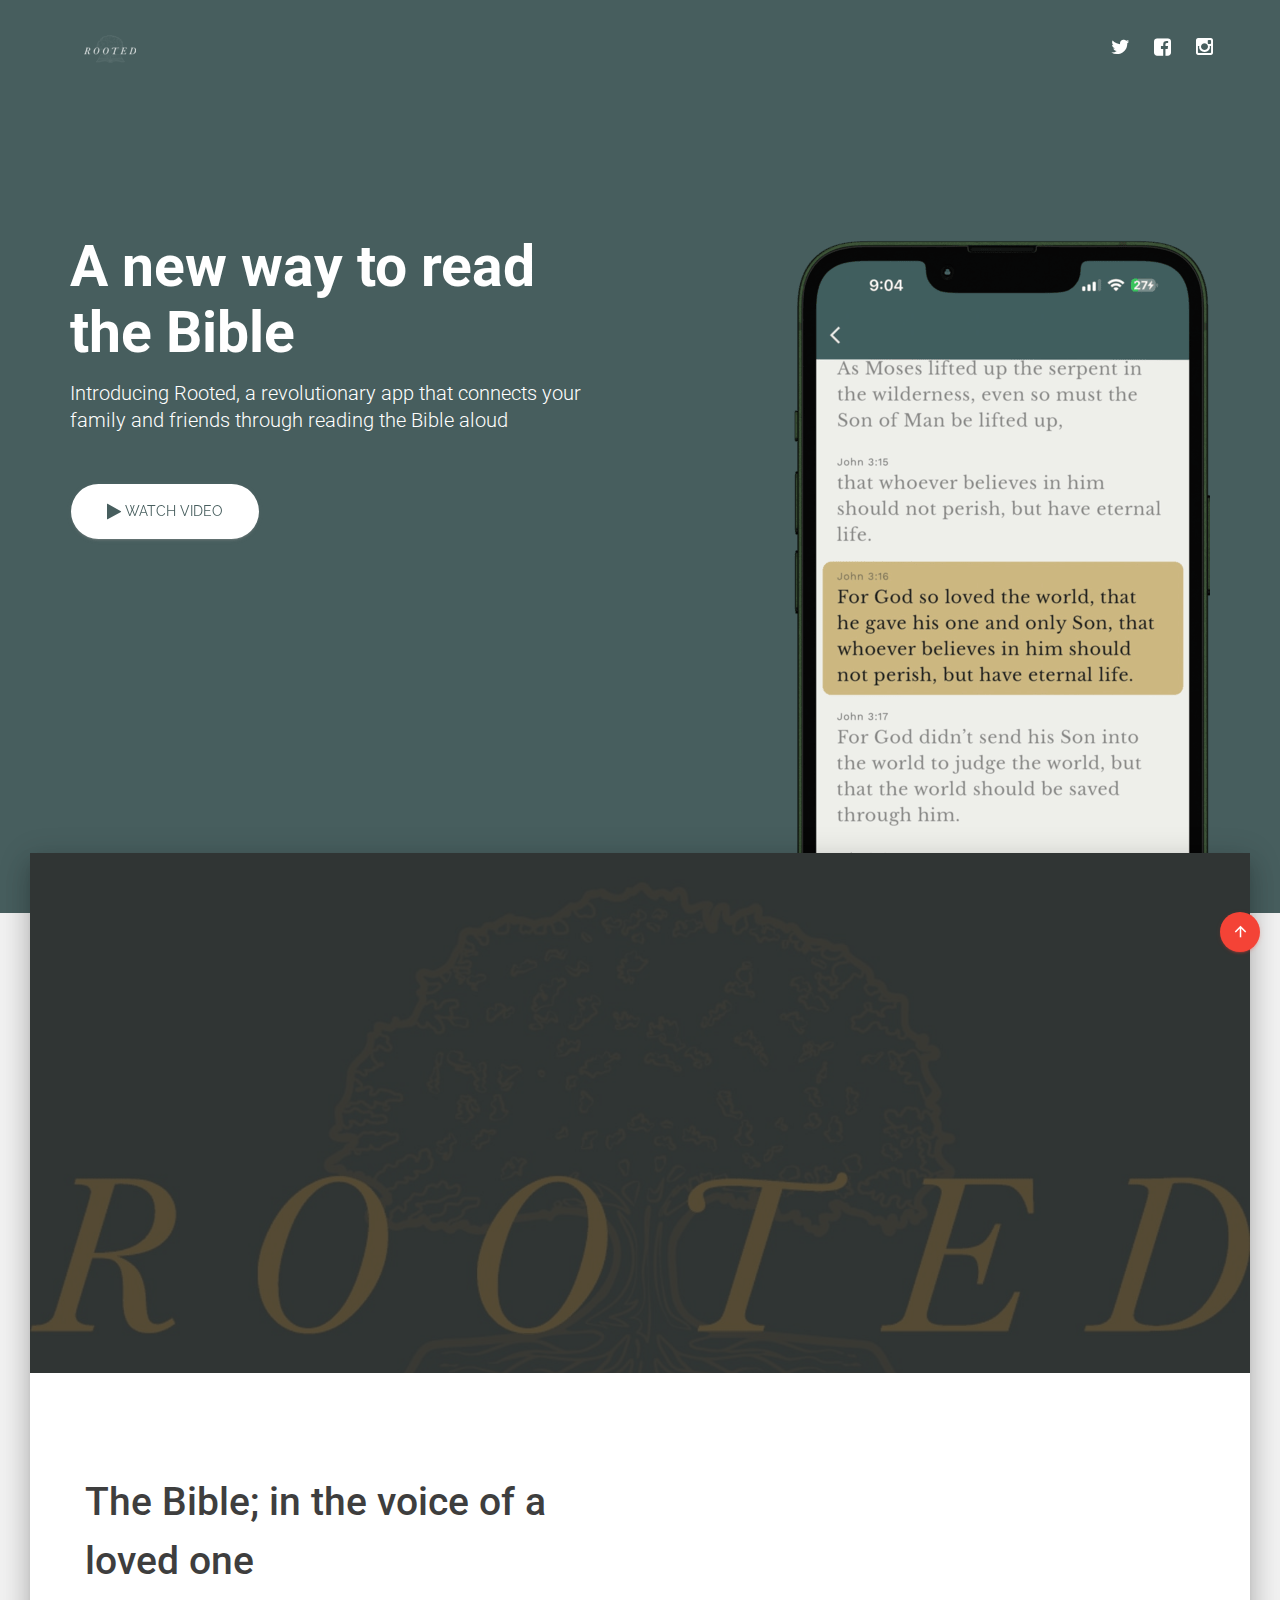
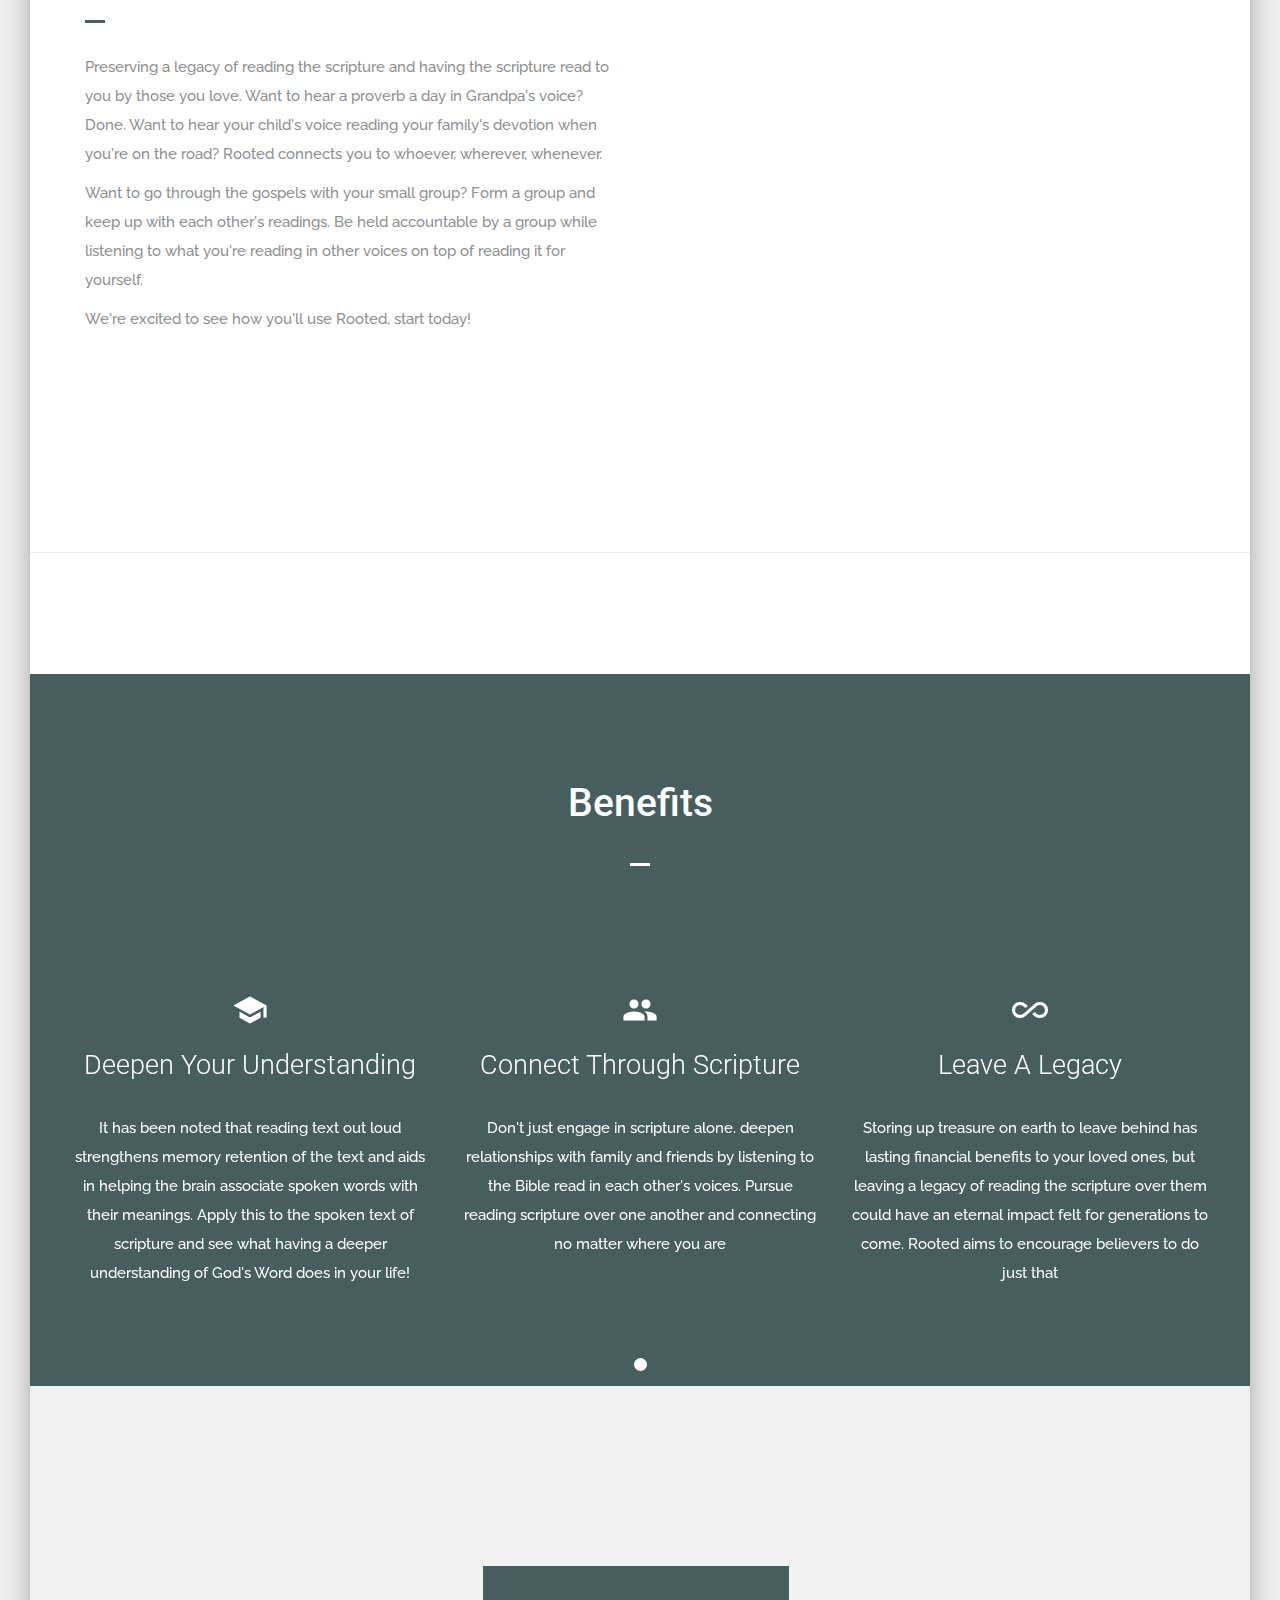
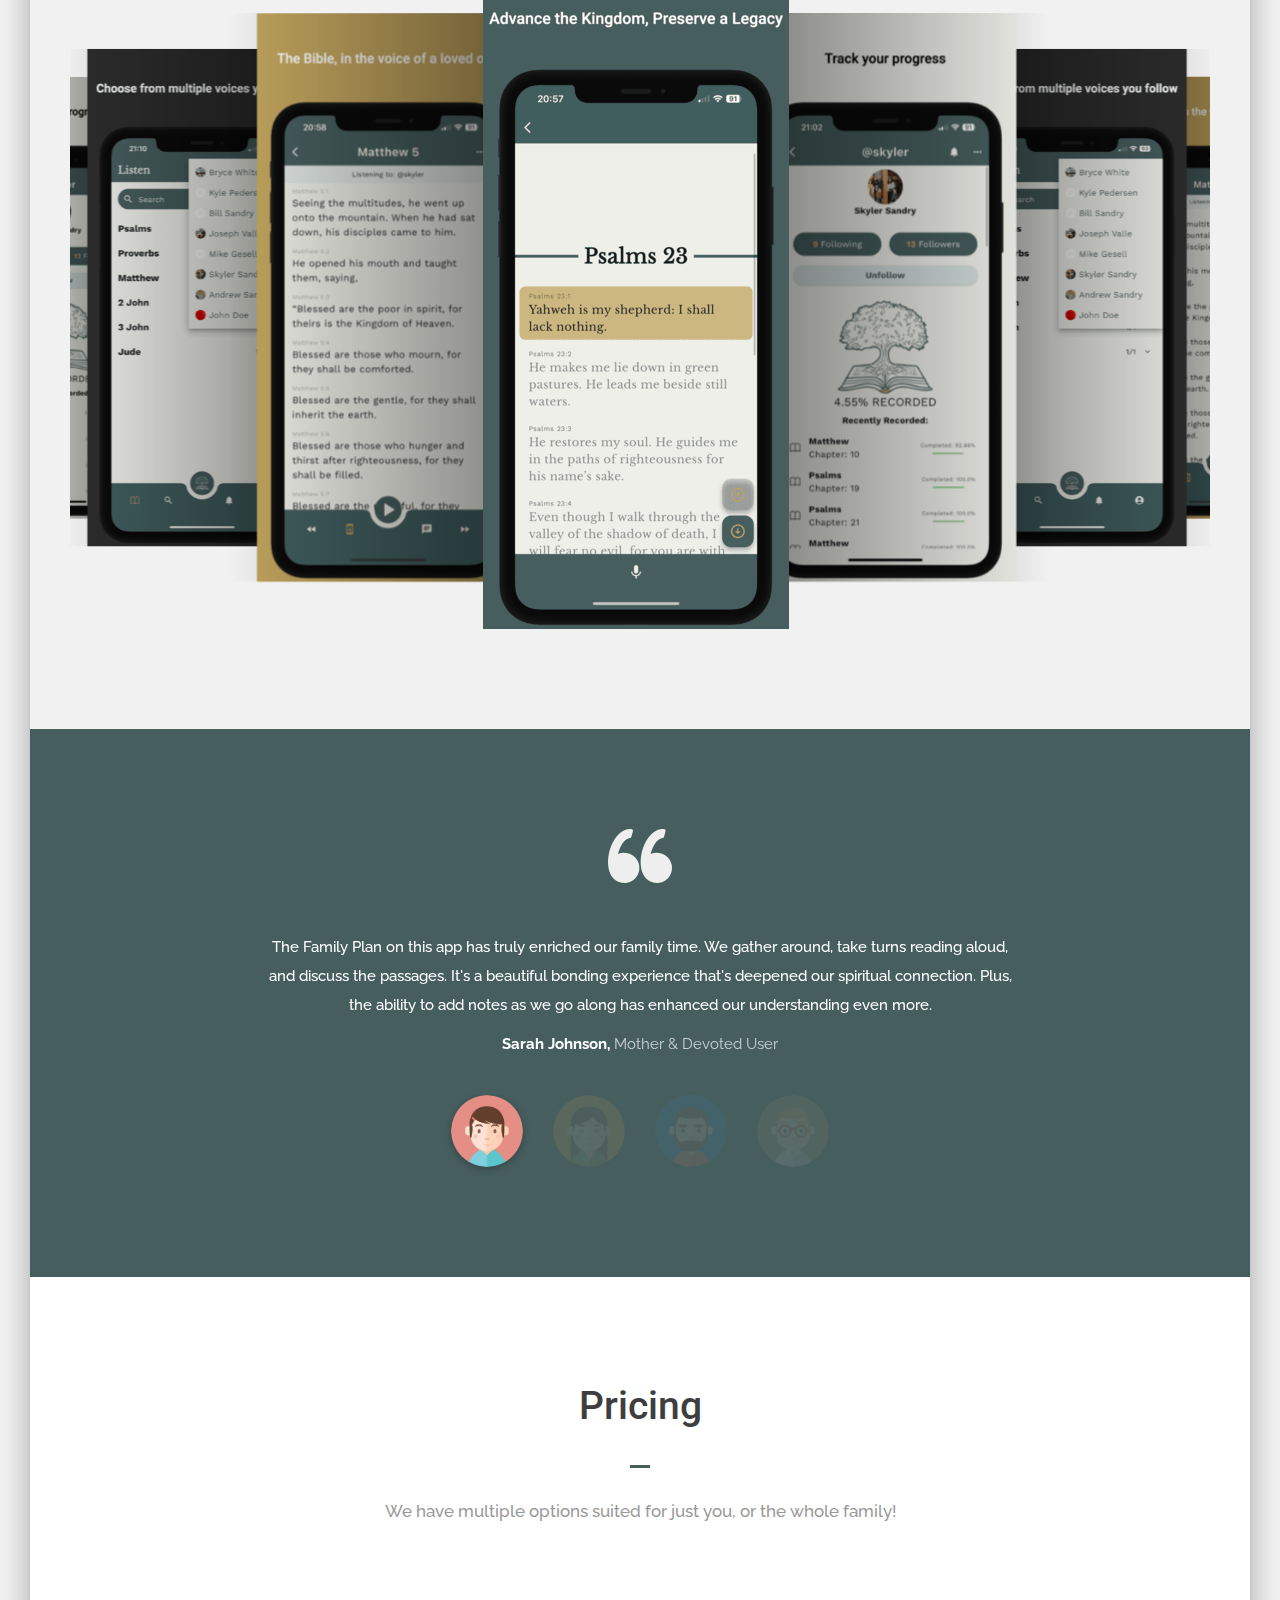
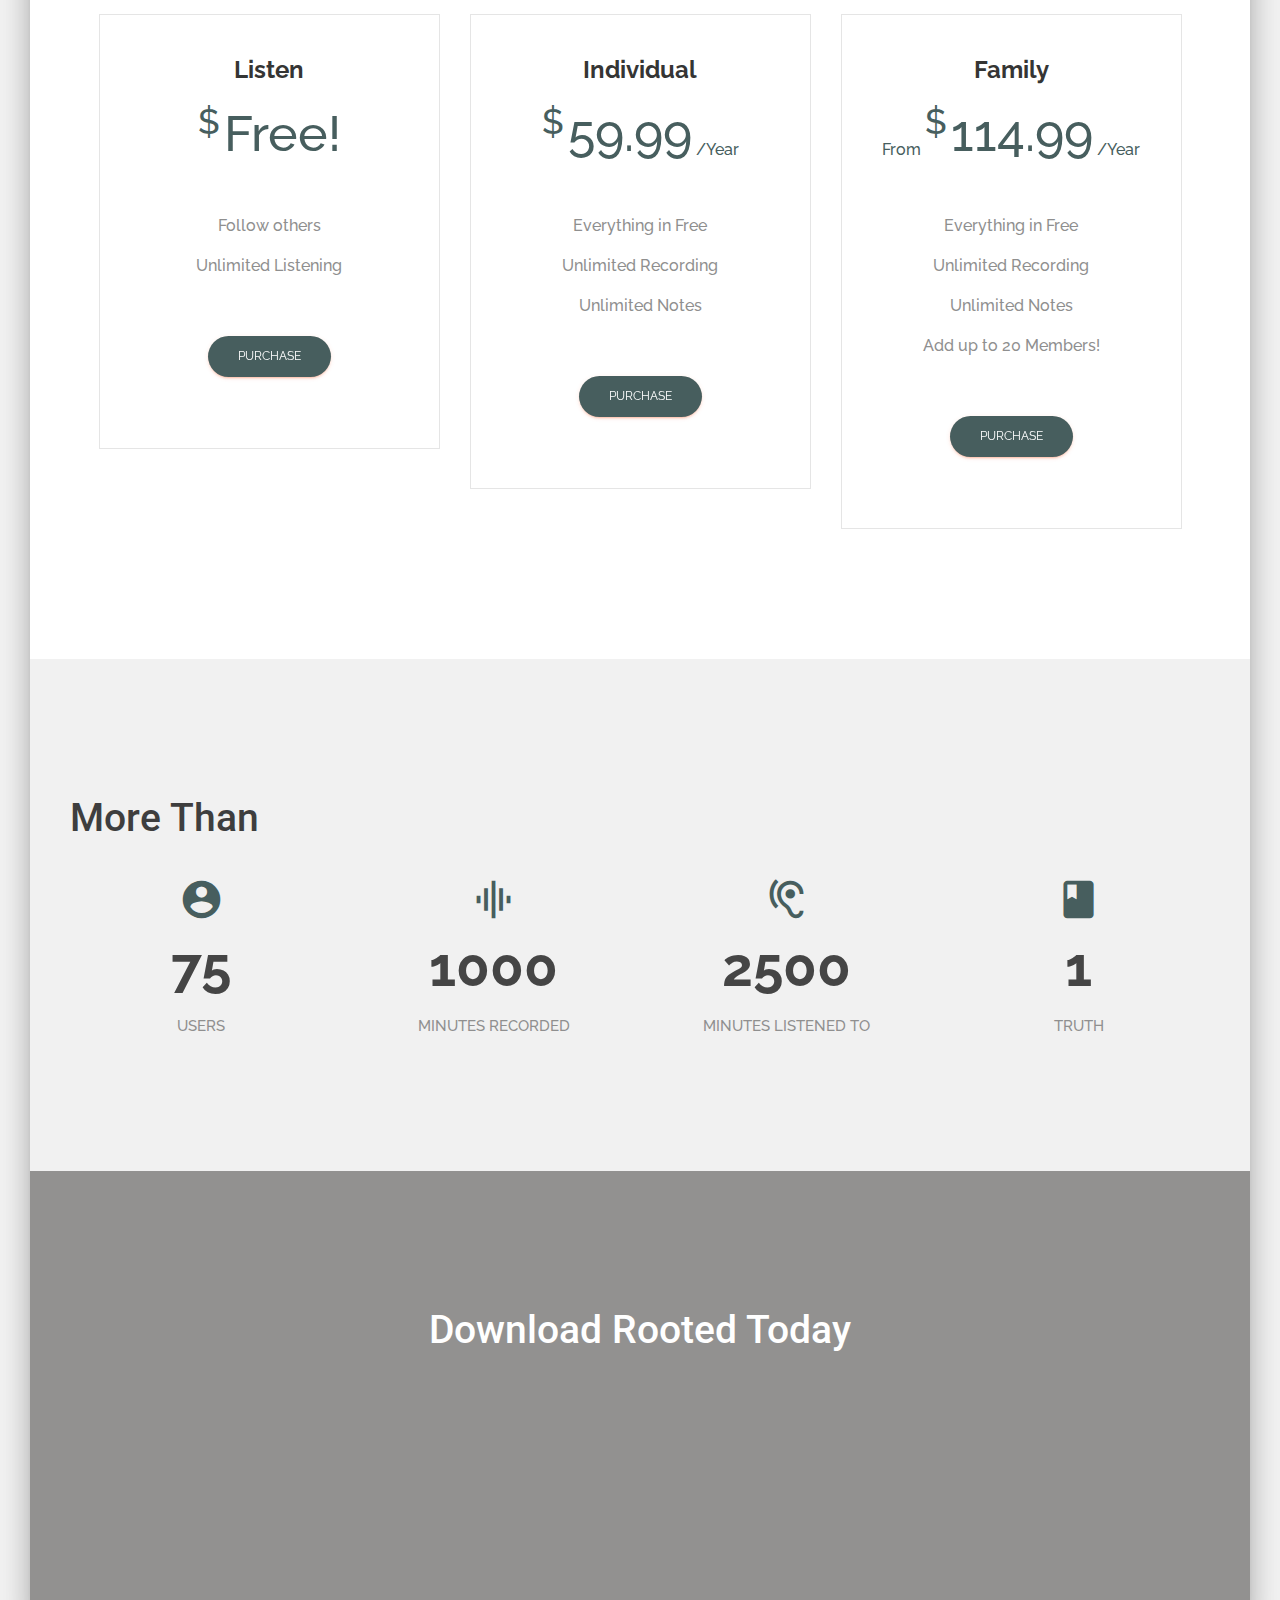
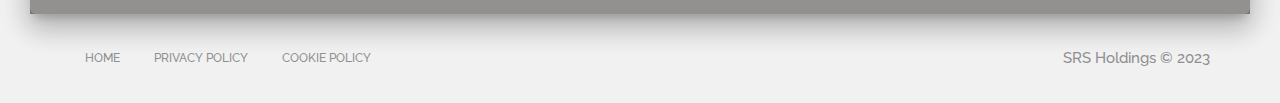
<file: index.html>
<!DOCTYPE html>
<html lang="en">
<head>
    <meta charset="utf-8">
    <meta http-equiv="X-UA-Compatible" content="IE=edge">
    <meta name="viewport" content="width=device-width, initial-scale=1">
    <meta name="description" content="Rooted material design app landing page">
    <meta name="keywords" content="android, app, app landing page, product launch, product startup, material, software, technology, parallax">
    <meta name="author" content="trendytheme.net">

    <title>Rooted</title>

    <!--  favicon -->
    <link rel="shortcut icon" href="assets/img/ico/favicon.png">
    <!--  apple-touch-icon -->
    <link rel="apple-touch-icon-precomposed" sizes="144x144" href="assets/img/ico/apple-touch-icon-144-precomposed.png">
    <link rel="apple-touch-icon-precomposed" sizes="114x114" href="assets/img/ico/apple-touch-icon-114-precomposed.png">
    <link rel="apple-touch-icon-precomposed" sizes="72x72" href="assets/img/ico/apple-touch-icon-72-precomposed.png">
    <link rel="apple-touch-icon-precomposed" href="assets/img/ico/apple-touch-icon-57-precomposed.png">

	<!--  Fonts and icons -->
    <link rel="stylesheet" type="text/css" href="https://fonts.googleapis.com/css?family=Roboto:300,400,500,700" />
    <link href="https://fonts.googleapis.com/css?family=Raleway:400,400i,500,600,700" rel="stylesheet">
    <!-- FontAwesome CSS -->
    <link href="assets/fonts/font-awesome/css/font-awesome.min.css" rel="stylesheet">
    <!-- Material Icons CSS -->
    <link href="assets/fonts/iconfont/material-icons.css" rel="stylesheet">

    <!-- animate css -->
    <link href="assets/css/animate.css" rel="stylesheet">
    <!-- magnific-popup -->
    <link href="assets/magnific-popup/magnific-popup.css" rel="stylesheet">
    <!-- owl.carousel -->
    <link href="assets/owl.carousel/assets/owl.carousel.css" rel="stylesheet">
    <link href="assets/owl.carousel/assets/owl.theme.default.min.css" rel="stylesheet">
    <!-- flexslider -->
    <link href="assets/flexSlider/flexslider.css" rel="stylesheet">
    <!-- swiper -->
    <link href="assets/css/swiper.css" rel="stylesheet" />
    <!-- bootstrap -->
    <link href="assets/css/bootstrap.min.css" rel="stylesheet" />
    <!-- material-kit -->
    <link href="assets/css/material-kit.css" rel="stylesheet"/>
    <!-- main stylesheet -->
    <link href="style.css" rel="stylesheet"/>


    <!-- Choose your default colors -->
    <link rel="stylesheet" href="assets/css/colors/color1.css">
    <!-- <link rel="stylesheet" href="assets/css/colors/color2.css"> -->
    <!-- <link rel="stylesheet" href="assets/css/colors/color3.css"> -->
    <!-- <link rel="stylesheet" href="assets/css/colors/color4.css"> -->
    <!-- <link rel="stylesheet" href="assets/css/colors/color5.css"> -->
    <!-- <link rel="stylesheet" href="assets/css/colors/color6.css"> -->


    <!-- HTML5 shim and Respond.js for IE8 support of HTML5 elements and media queries -->
    <!-- WARNING: Respond.js doesn't work if you view the page via file:// -->
    <!--[if lt IE 9]>
      <script src="https://oss.maxcdn.com/html5shiv/3.7.2/html5shiv.min.js"></script>
      <script src="https://oss.maxcdn.com/respond/1.4.2/respond.min.js"></script>
    <![endif]-->
</head>

<body id="top">
    <nav class="navbar navbar-transparent navbar-fixed-top navbar-color-on-scroll">
    	<div class="container">
        	<!-- Brand and toggle get grouped for better mobile display -->
        	<div class="navbar-header">
        		<button type="button" class="navbar-toggle" data-toggle="collapse" data-target="#tt-navigation">
            		<span class="sr-only">Toggle navigation</span>
		            <span class="icon-bar"></span>
		            <span class="icon-bar"></span>
		            <span class="icon-bar"></span>
        		</button>
        		<a class="navbar-brand" href="index.html"><img src="assets/img/logo.png" alt="Appy Logo"></a>
        	</div><!-- /.navbar-header -->

        	<div class="collapse navbar-collapse" id="tt-navigation">
        		<ul class="nav navbar-nav navbar-right">

        			<!-- sample menu -->
    				<!-- <li><a href="#">Home</a></li> -->

    				<!-- <li class="dropdown">
						<a href="#" class="dropdown-toggle" data-toggle="dropdown">
							<i class="material-icons">view_day</i> Components
							<b class="caret"></b>
						</a>
						<ul class="dropdown-menu dropdown-with-icons">
							<li>
								<a href="shortcode-alert">
									<i class="material-icons">warning</i> &nbsp; Alerts
								</a>
							</li>
							<li>
								<a href="shortcode-button">
									<i class="material-icons">touch_app</i> &nbsp; Buttons
								</a>
							</li>
							<li>
								<a href="shortcode-form">
									<i class="material-icons">chrome_reader_mode</i> &nbsp; Forms
								</a>
							</li>
							<li>
								<a href="shortcode-navigation">
									<i class="material-icons">menu</i> &nbsp; Navigation
								</a>
							</li>
							<li>
								<a href="shortcode-gallery">
									<i class="material-icons">view_carousel</i> &nbsp; Gallery
								</a>
							</li>
							<li>
								<a href="shortcode-progressbar">
									<i class="material-icons">subject</i> &nbsp; Progressbar
								</a>
							</li>
							<li>
								<a href="shortcode-tab">
									<i class="material-icons">web</i> &nbsp; Tab
								</a>
							</li>
							<li>
								<a href="shortcode-tooltip">
									<i class="material-icons">chat</i> &nbsp; Tooltip
								</a>
							</li>
							<li>
								<a href="typography">
									<i class="material-icons">format_line_spacing</i> &nbsp; Typography
								</a>
							</li>

						</ul>
					</li> -->

					<!-- social menu -->
					<li>
						<a rel="tooltip" title="Follow us on Twitter" data-placement="bottom" href="https://twitter.com/therootedapp" target="_blank" class="btn btn-white btn-simple btn-just-icon">
							<i class="fa fa-twitter"></i>
						</a>
					</li>
					<li>
						<a rel="tooltip" title="Like us on Facebook" data-placement="bottom" href="https://www.facebook.com/profile.php?id=61553761845424" target="_blank" class="btn btn-white btn-simple btn-just-icon">
							<i class="fa fa-facebook-square"></i>
						</a>
					</li>
					<li>
						<a rel="tooltip" title="Follow us on Instagram" data-placement="bottom" href="https://instagram.com/therootedapp" target="_blank" class="btn btn-white btn-simple btn-just-icon">
							<i class="fa fa-instagram"></i>
						</a>
					</li>
          <!-- <li>
            <a rel="tooltip" title="Sign into Web App" data-placement="bottom" href="https://app.myrooted.org" target="_blank">
              <button class="btn">Login</button>

            </a>
          </li> -->
        		</ul><!-- /.navbar-nav -->
        	</div><!-- /.navbar-collapse -->
    	</div><!-- /.container -->
    </nav><!-- /.navbar -->

    <div class="wrapper">

    	<!-- header -->
        <div class="header tt-main-header">
            <div class="container">
                <div class="row">
					<div class="col-md-6">
						<h1 class="title wow fadeInUp">A new way to read the Bible</h1>
	                    <p class="description wow fadeInUp" data-wow-delay=".2s">Introducing Rooted, a revolutionary app that connects your family and friends through reading the Bible aloud</p>
	                    <br />
	                    <a href="https://youtu.be/0XPpHqaOIYE" class="popup-video btn btn-white btn-round btn-raised btn-lg wow fadeInUp" data-wow-delay=".4s">
							<i class="fa fa-play"></i> Watch video
						</a>
					</div>
					<div class="col-md-6 text-right">
						<img class="wow fadeInUp" data-wow-delay=".3s"  src="assets/img/app-mocup.png" alt="">
					</div>
                </div>
            </div>
        </div>
        <!-- end header -->


		<!-- Main Content Start -->
		<div class="main main-raised">


			<!-- Presentation Wrapper -->

	        <!-- End Presentation Wrapper -->


			<!-- Video Presentaion -->
	        <section class="video-presentaion filter dark-7 parallax-bg bg-fixed" data-stellar-background-ratio="0.5">
	            <div class="container text-center">
	                <div class="row">
						<div class="col-md-6 col-md-offset-3">
							<a class="play-trigger popup-video wow fadeInUp" href="https://youtu.be/0XPpHqaOIYE">
								<i class="material-icons">play_circle_filled</i>
							</a>
							<!-- <h2 class="text-white">Watch Promo Video</h2>
		                    <p class="description text-white no-margin">Appropriately drive reliable information via client-focused bandwidth. Efficiently integrate open-source models rather than</p>
		                    <br /> -->

						</div><!-- /.col-md-6 -->
	                </div><!-- /.row -->
	            </div><!-- /.container -->
	        </section>
	        <!-- End Video Presentaion -->


			<!-- Unique Wrapper -->
	        <section class="section-padding">
	            <div class="container">
					<div class="col-md-6">
						<h2 class="title">The Bible; in the voice of a loved one</h2>
						<div class="section-divider"></div>
	                    <p>Preserving a legacy of reading the scripture and having the scripture read to you by those you love. Want to hear a proverb a day in Grandpa's voice? Done. Want to hear your child's voice reading your family's devotion when you're on the road? Rooted connects you to whoever, wherever, whenever.</p>

						<p>Want to go through the gospels with your small group? Form a group and keep up with each other's readings. Be held accountable by a group while listening to what you're reading in other voices on top of reading it for yourself.</p>

						<p>We're excited to see how you'll use Rooted, start today!</p>
					</div><!-- /.col-md-6 -->
					<div class="col-md-6 text-right">
						<img class="img-responsive wow fadeInRight" src="assets/img/app-mockup-2.png" alt="">
					</div><!-- /.col-md-6 -->
	            </div><!-- /.container -->

	            <hr>

	        </section>
	        <!-- End Unique Wrapper -->


			<!-- Feature Presentation -->




			<!-- Extra Features Wrapper -->
	        <section class="extra-fearures-wrapper primary-bg">
	            <div class="container">

		            <div class="row margin-bottom-80 text-center">
		                <div class="col-md-8 col-md-offset-2">
		                    <h2 class="title text-white">Benefits</h2>
		                    <div class="section-divider white"></div>

		                </div>
		            </div>

	              	<div class="featured-carousel text-white text-center">

	                  <div class="featured-item">
	                      <div class="icon">
	                          <i class="material-icons">school</i>
	                      </div>
	                      <div class="desc">
	                          <h3>Deepen Your Understanding</h3>
	                          <p>It has been noted that reading text out loud strengthens memory retention of the text and aids in helping the brain associate spoken words with their meanings. Apply this to the spoken text of scripture and see what having a deeper understanding of God's Word does in your life!</p>
	                      </div>
	                  </div><!-- /.featured-item -->

	                  <div class="featured-item">
	                      <div class="icon">
	                          <i class="material-icons">group</i>
	                      </div>
	                      <div class="desc">
	                          <h3>Connect Through Scripture</h3>
	                          <p>Don't just engage in scripture alone. deepen relationships with family and friends by listening to the Bible read in each other's voices. Pursue reading scripture over one another and connecting no matter where you are</p>
	                      </div>
	                  </div><!-- /.featured-item -->

	                  <div class="featured-item">
	                      <div class="icon">
	                          <i class="material-icons">all_inclusive</i>
	                      </div>
	                      <div class="desc">
	                          <h3>Leave a Legacy</h3>
	                          <p>Storing up treasure on earth to leave behind has lasting financial benefits to your loved ones, but leaving a legacy of reading the scripture over them could have an eternal impact felt for generations to come. Rooted aims to encourage believers to do just that</p>
	                      </div>
	                  </div><!-- /.featured-item -->


	              	</div>

	            </div><!-- /.container -->

	            <!-- <div class="mocup-wrappper">
		            <div class="mocup-holder">
		                <img class="img-responsive third wow fadeInUp" data-wow-delay=".6s" src="assets/img/vert-screen3.png" alt="">
		                <img class="img-responsive second wow fadeInUp" data-wow-delay=".3s" src="assets/img/vert-screen2.png" alt="">
		                <img class="img-responsive first wow fadeInUp" src="assets/img/vert-screen1.png" alt="">
		            </div>
	            </div> -->
	        </section>
	        <!-- End Extra Features Wrapper -->



			<!-- Best solution wrapper -->

	        <!-- Bnd best solution wrapper -->



			<!-- Screenshot Wrapper -->
	        <section class="section-padding light-grey-bg">
	          	<div class="container">
					<div class="row margin-bottom-80 text-center">

		            </div><!-- /.row -->


					<div class="row">
						<div class="col-md-12">
		                   <!-- Screenshots Carousel -->
		                   <div class="swiper-container tt-screenshot-wrap">

								<!-- Arrows -->
								<a class="arrow-left" href="#" title=""><i class="fa fa-angle-left"></i></a>
								<a class="arrow-right" href="#" title=""><i class="fa fa-angle-right"></i></a>
								<!-- Arrows End -->

		                      	<div class="swiper-wrapper">

		                         <!-- First Slide -->
		                         <div class="swiper-slide">
		                            <img class="img-responsive" src="assets/img/screen-1.png" alt="">
		                         </div>

		                         <!-- Second Slide -->
		                         <div class="swiper-slide">
		                            <img class="img-responsive" src="assets/img/screen-2.png" alt="">
		                         </div>

		                         <!-- Thrid Slide -->
		                         <div class="swiper-slide">
		                            <img class="img-responsive" src="assets/img/screen-3.png" alt="">
		                         </div>

		                         <!-- Fourth Slide -->
		                         <div class="swiper-slide">
		                            <img class="img-responsive" src="assets/img/screen-4.png" alt="">
		                         </div>



		                      	</div><!-- /.swiper-wrapper -->
		                   	</div><!-- /.Screenshots Carousel -->
						</div><!-- /.col-md-12 -->
					</div><!-- /.row -->
	          	</div><!-- /.container -->
	        </section>
	        <!-- End Screenshot Wrapper -->

          <!-- Testimonial Wrapper -->
          <section class="section-padding primary-bg">
            <div class="container">

                <div class="row">
                  <div class="col-md-8 col-md-offset-2">

                    <div class="thumb-carousel text-white text-center">
                      <ul class="slides">
                        <li data-thumb="assets/img/client-thumb/1.png">
                          <div class="icon">
                              <img src="assets/img/quote-dark.png" alt="Customer Thumb">
                          </div>
                          <div class="content">
                              <p>The Family Plan on this app has truly enriched our family time. We gather around, take turns reading aloud, and discuss the passages. It's a beautiful bonding experience that's deepened our spiritual connection. Plus, the ability to add notes as we go along has enhanced our understanding even more.</p>

                              <div class="testimonial-meta">
                                  Sarah Johnson,
                                  <span>Mother & Devoted User</span>
                              </div>
                          </div>
                        </li>
                        <li data-thumb="assets/img/client-thumb/2.png">
                          <div class="icon">
                              <img src="assets/img/quote-dark.png" alt="Customer Thumb">
                          </div>
                          <div class="content">
                              <p>This app has been a game-changer for my personal Bible study. The Individual Plan allows me to immerse myself in the Word while commuting or doing chores. I love how I can seamlessly listen to passages and add my reflections on-the-go. It's like having a virtual study buddy with me wherever I am.</p>

                              <div class="testimonial-meta">
                                  Jessica Lee,
                                  <span>Bible Enthusiast</span>
                              </div>
                          </div>
                        </li>
                        <li data-thumb="assets/img/client-thumb/3.png">
                          <div class="icon">
                              <img src="assets/img/quote-dark.png" alt="Customer Thumb">
                          </div>
                          <div class="content">
                              <p>As a pastor, I highly recommend this app to my congregation. The Family Plan feature is fantastic for group readings during our gatherings. It encourages active participation and fosters a deeper understanding of the Scriptures. Plus, the option to insert notes aids in our discussions and sermon preparations.</p>

                              <div class="testimonial-meta">
                                  Rev. Michael Adams,
                                  <span>Church Pastor</span>
                              </div>
                          </div>
                        </li>
                        <li data-thumb="assets/img/client-thumb/4.png">
                          <div class="icon">
                              <img src="assets/img/quote-dark.png" alt="Customer Thumb">
                          </div>
                          <div class="content">
                              <p>This app has become an integral part of our family's nightly routine. With the Family Plan, we gather before bedtime to read and discuss passages together. It's a peaceful and meaningful way to end our day. The option to record together as a family adds a personal touch to our readings, creating lasting memories.</p>

                              <div class="testimonial-meta">
                                  Emily Williams,
                                  <span>Parent & Satisfied User</span>
                              </div>
                          </div>
                        </li>
                      </ul>
                    </div>

                  </div>
                </div><!-- /.row -->

            </div><!-- /.container -->
          </section>
          <!-- End Testimonial Wrapper -->



			<!-- Pricing Wrapper -->
	        <section class="section-padding">
	            <div class="container">
					<div class="row margin-bottom-80 text-center">
		                <div class="col-md-8 col-md-offset-2">
		                    <h2 class="title">Pricing</h2>
		                    <div class="section-divider"></div>
		                    <p class="description">We have multiple options suited for just you, or the whole family!</p>
		                </div>
		            </div><!-- /.row -->

	              <div class="pricing-wrapper">
		              <div class="row">
		              	<div class="col-md-4">
							<div class="pricing-table">
								<div class="table-contents text-center">
									<div class="table-header">
										<div class="package-name">
											<span>Listen</span>
										</div>

										<div class="package-price">
											<sup class="currency-symbol">$</sup>
											<span class="price">Free!</span>
											<!-- <sub class="currency-code">/</sub> -->
										</div>
									</div> <!-- /.table-header -->

									<div class="table-info">
										<ul>
											<li>Follow others</li>
                      <li>Unlimited Listening</li>
										</ul>
									</div><!-- /.table-info -->

									<div class="table-footer">
										<div class="purchase-button">
											<a class="btn btn-primary btn-round" href="https://apps.apple.com/us/app/rooted-bible-app/id6464661801">Purchase</a>
										</div>
									</div> <!-- /.table-footer -->
								</div> <!-- /.table-contents -->
							</div><!-- /.pricing-table -->
		              	</div><!-- /.col-md-4 -->

		              	<div class="col-md-4">
							<div class="pricing-table">
								<div class="table-contents text-center">
									<div class="table-header">
										<div class="package-name">
											<span>Individual</span>
										</div>

										<div class="package-price">
											<sup class="currency-symbol">$</sup>
											<span class="price">59.99</span>
											<sub class="currency-code">/Year</sub>
										</div>
									</div> <!-- /.table-header -->

									<div class="table-info">
										<ul>
											<li>Everything in Free</li>
											<li>Unlimited Recording</li>
											<li>Unlimited Notes</li>
										</ul>
									</div><!-- /.table-info -->

									<div class="table-footer">
										<div class="purchase-button">
											<a class="btn btn-primary btn-round" href="https://apps.apple.com/us/app/rooted-bible-app/id6464661801">Purchase</a>
										</div>
									</div> <!-- /.table-footer -->
								</div> <!-- /.table-contents -->
							</div><!-- /.pricing-table -->
		              	</div><!-- /.col-md-4 -->

		              	<div class="col-md-4">
							<div class="pricing-table">
								<div class="table-contents text-center">
									<div class="table-header">
										<div class="package-name">
											<span>Family</span>
										</div>

										<div class="package-price">
                      <sub class="currency-code">From</sub>
											<sup class="currency-symbol">$</sup>
											<span class="price">114.99</span>
											<sub class="currency-code">/Year</sub>
										</div>
									</div> <!-- /.table-header -->

									<div class="table-info">
										<ul>
                      <li>Everything in Free</li>
                      <li>Unlimited Recording</li>
                      <li>Unlimited Notes</li>
											<li>Add up to 20 Members!</li>
										</ul>
									</div><!-- /.table-info -->

									<div class="table-footer">
										<div class="purchase-button">
											<a class="btn btn-primary btn-round" href="https://apps.apple.com/us/app/rooted-bible-app/id6464661801">Purchase</a>
										</div>
									</div> <!-- /.table-footer -->
								</div> <!-- /.table-contents -->
							</div><!-- /.pricing-table -->
		              	</div><!-- /.col-md-4 -->
		              </div><!-- /.pricing-wrapper -->
	              </div><!-- /.row -->
	            </div><!-- /.container -->
			</section>
			<!-- End Pricing Wrapper -->



			<!-- Fun Facts wrapper -->
	        <section class="facts-wrapper light-grey-bg">
	              <div class="container">
                  <h2 class="title">More Than</h2>

	                  <div class="row text-center">
	                      <div class="col-md-3 col-sm-6 counter-wrap">
	                        <i class="material-icons">account_circle</i>
	                        <span class="timer">75</span>
	                        <span class="count-description">Users</span>
	                      </div> <!-- /.col-md-3 -->

	                      <div class="col-md-3 col-sm-6 counter-wrap">
	                        <i class="material-icons">graphic_eq</i>
	                        <span class="timer">1000</span>
	                        <span class="count-description">Minutes Recorded</span>
	                      </div><!-- /.col-md-3 -->

	                      <div class="col-md-3 col-sm-6 counter-wrap">
	                        <i class="material-icons">hearing</i>
	                        <span class="timer">2500</span>
	                        <span class="count-description">Minutes Listened To</span>
	                      </div><!-- /.col-md-3 -->
                        <div class="col-md-3 col-sm-6 counter-wrap">
                          <i class="material-icons">book</i>
                          <span class="timer">1</span>
                          <span class="count-description">Truth</span>
                        </div><!-- /.col-md-3 -->
	                  </div>
	              </div><!-- /.container -->
	        </section>
	        <!-- end Fun Facts wrapper -->


          <!-- Download Wrapper -->
          <div class="download-wrapper filter dark-5 bg-fixed">
              <div class="container text-center">
                  <div class="row">
                      <div class="col-md-8 col-md-offset-2">
                          <h2 class="text-white">Download Rooted Today</h2>

                          <div class="download-btn-wrapper">
                              <button class="btn btn-primary btn-round btn-lg wow fadeInLeft">
                                  <i class="fa fa-android" aria-hidden="true"></i> Google Play
                              </button>

                              <a href="https://apps.apple.com/us/app/rooted-bible-app/id6464661801" target="_blank" class="btn btn-primary btn-round btn-lg wow fadeInRight">
                                  <i class="fa fa-apple" aria-hidden="true"></i> App Store
                              </a>
                          </div>
                      </div>
                  </div>
              </div>
          </div>
          <!-- End Download Wrapper -->


			<!-- Featured Wrapper -->

	        <!-- End Featured Wrapper -->
		</div>
		<!-- End Main Content -->


	    <footer class="footer">
	        <div class="container">
	            <nav class="pull-left">
	                <ul>
	                    <li>
	                        <a href="#">Home</a>
	                    </li>
	                    <li>
	                        <a href="https://app.termly.io/document/privacy-policy/2fcf7654-819f-40eb-8da6-79294548c21f">Privacy Policy</a>
	                    </li>
	                    <li>
	                        <a href="https://app.termly.io/document/cookie-policy/db118c21-1685-475d-b9bb-a5dfe1e37e64">Cookie Policy</a>
	                    </li>
	                </ul>
	            </nav>
	            <div class="copyright pull-right">
	                SRS Holdings &copy; 2023
	            </div>
	        </div>
	    </footer>


        <div id="backTop">
			<a href="#top" class="btn btn-danger btn-fab btn-fab-mini btn-round page-scroll"><i class="material-icons">&#xE5D8;</i></a>
        </div>

	</div><!-- /.wrapper -->


     <!--  preloader start -->
    <div id="tt-preloader">
        <div class="tt-preloader-wave"></div>
    </div>
    <!-- preloader end -->


	<!--   Core JS Files   -->
	<script src="assets/js/jquery.min.js"></script>
	<script src="assets/js/bootstrap.min.js"></script>
	<script src="assets/js/material.min.js"></script>
	<script src="assets/js/jquery.easing.min.js"></script>
	<script src="assets/js/smoothscroll.min.js"></script>
    <script src="assets/js/jquery.stellar.min.js"></script>
    <script src="assets/js/imagesloaded.js"></script>
    <script src="assets/js/jquery.countTo.min.js"></script>
    <script src="assets/js/jquery.inview.min.js"></script>
	<script src="assets/owl.carousel/owl.carousel.min.js"></script>
	<script src="assets/flexSlider/jquery.flexslider-min.js"></script>
	<script src="assets/js/swiper.jquery.min.js"></script>
	<script src="assets/js/wow.min.js"></script>
	<script src="assets/magnific-popup/jquery.magnific-popup.min.js"></script>
	<script src="assets/js/material-kit.js"></script>
	<script src="assets/js/scripts.js"></script>
</body>

</html>
</file>
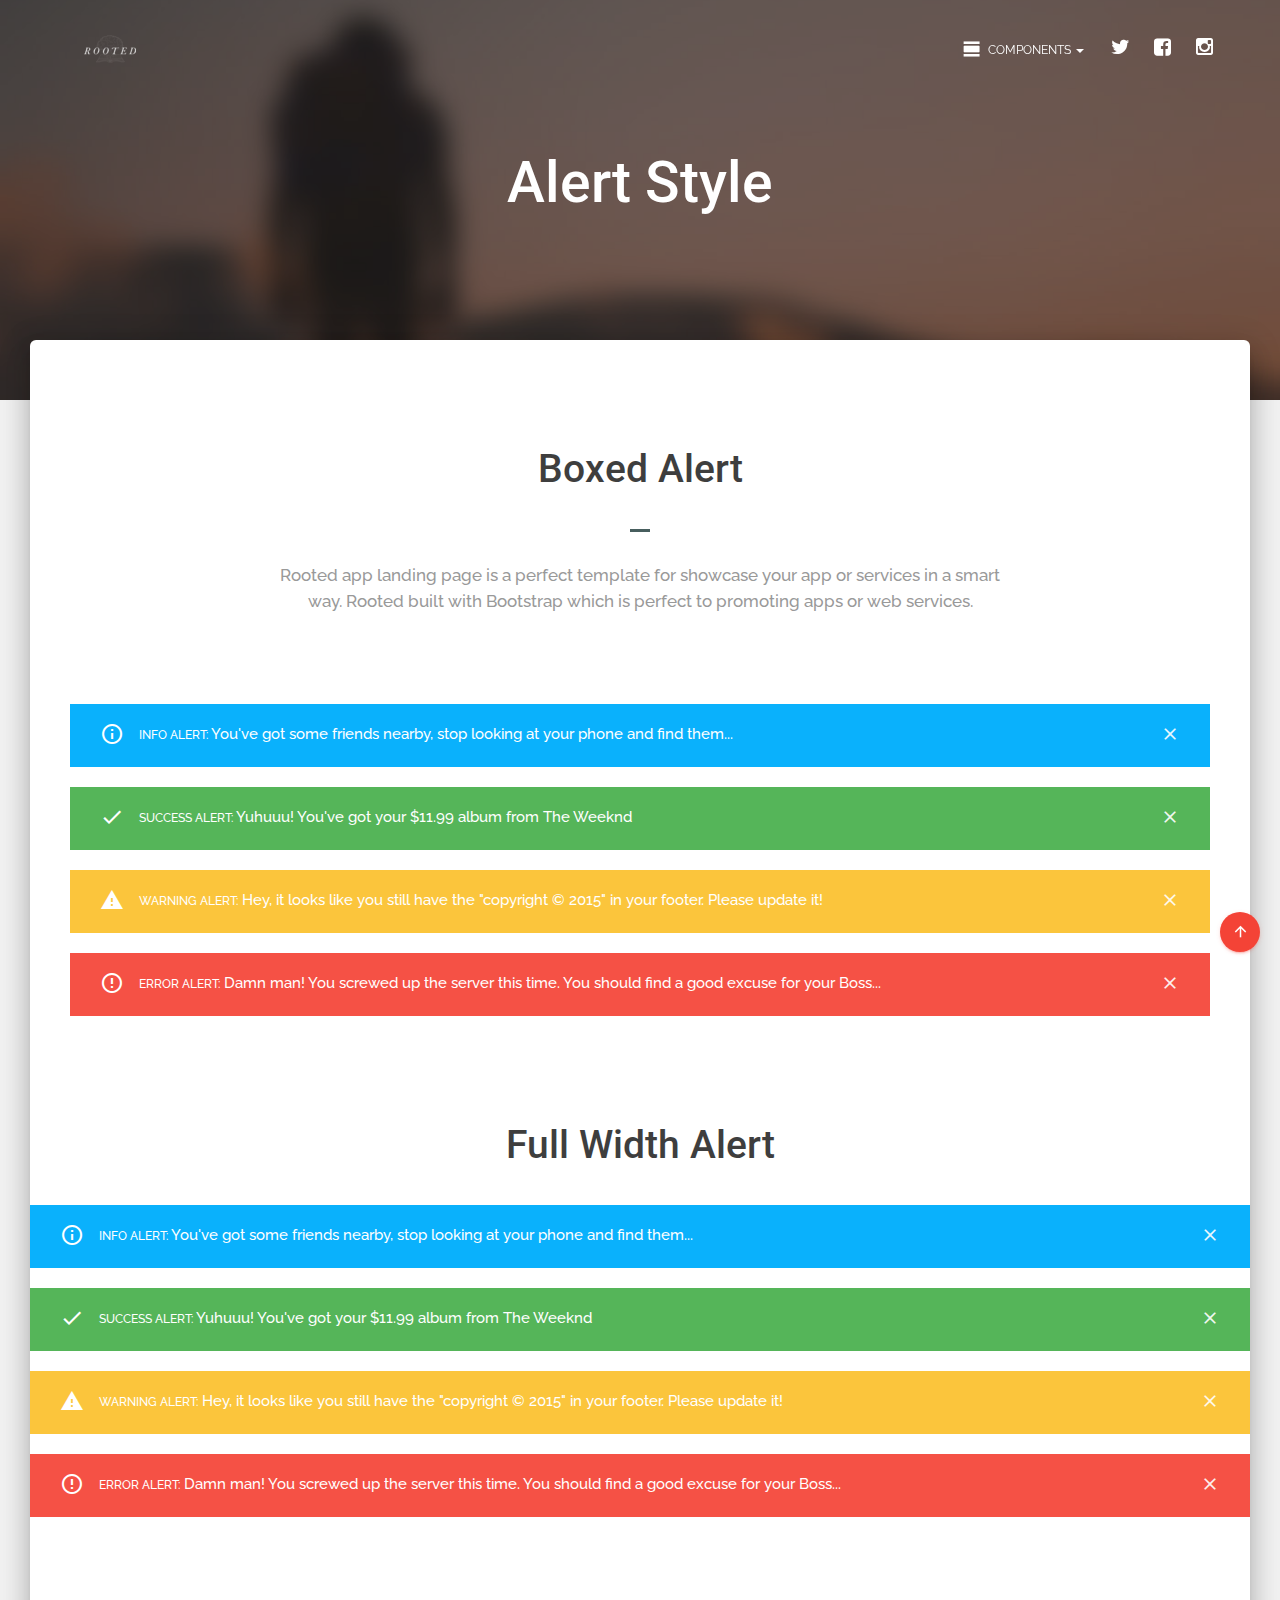
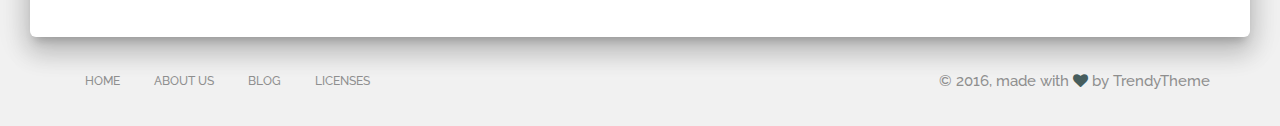
<file: shortcode-alert.html>
<!DOCTYPE html>
<html lang="en">
<head>
    <meta charset="utf-8">
    <meta http-equiv="X-UA-Compatible" content="IE=edge">
    <meta name="viewport" content="width=device-width, initial-scale=1">
    <meta name="description" content="Nppy material design app landing page">
    <meta name="keywords" content="android, app, app landing page, product launch, product startup, material, software, technology, parallax">
    <meta name="author" content="trendytheme.net">

    <title>Nppy</title>

    <!--  favicon -->
    <link rel="shortcut icon" href="assets/img/ico/favicon.png">
    <!--  apple-touch-icon -->
    <link rel="apple-touch-icon-precomposed" sizes="144x144" href="assets/img/ico/apple-touch-icon-144-precomposed.png">
    <link rel="apple-touch-icon-precomposed" sizes="114x114" href="assets/img/ico/apple-touch-icon-114-precomposed.png">
    <link rel="apple-touch-icon-precomposed" sizes="72x72" href="assets/img/ico/apple-touch-icon-72-precomposed.png">
    <link rel="apple-touch-icon-precomposed" href="assets/img/ico/apple-touch-icon-57-precomposed.png">

	<!--  Fonts and icons -->
    <link rel="stylesheet" type="text/css" href="https://fonts.googleapis.com/css?family=Roboto:300,400,500,700" />
    <link href="https://fonts.googleapis.com/css?family=Raleway:400,400i,500,600,700" rel="stylesheet">
    <!-- FontAwesome CSS -->
    <link href="assets/fonts/font-awesome/css/font-awesome.min.css" rel="stylesheet">
    <!-- Material Icons CSS -->
    <link href="assets/fonts/iconfont/material-icons.css" rel="stylesheet">

    <!-- animate css -->
    <link href="assets/css/animate.css" rel="stylesheet">
    <!-- magnific-popup -->
    <link href="assets/magnific-popup/magnific-popup.css" rel="stylesheet">
    <!-- owl.carousel -->
    <link href="assets/owl.carousel/assets/owl.carousel.css" rel="stylesheet">
    <link href="assets/owl.carousel/assets/owl.theme.default.min.css" rel="stylesheet">
    <!-- flexslider -->
    <link href="assets/flexSlider/flexslider.css" rel="stylesheet">
    <!-- swiper -->
    <link href="assets/css/swiper.css" rel="stylesheet" />
    <!-- bootstrap -->
    <link href="assets/css/bootstrap.min.css" rel="stylesheet" />
    <!-- material-kit -->
    <link href="assets/css/material-kit.css" rel="stylesheet"/>
    <!-- main stylesheet -->
    <link href="style.css" rel="stylesheet"/>


    <!-- Choose your default colors -->
    <link rel="stylesheet" href="assets/css/colors/color1.css">
    <!-- <link rel="stylesheet" href="assets/css/colors/color2.css"> -->
    <!-- <link rel="stylesheet" href="assets/css/colors/color3.css"> -->
    <!-- <link rel="stylesheet" href="assets/css/colors/color4.css"> -->
    <!-- <link rel="stylesheet" href="assets/css/colors/color5.css"> -->
    <!-- <link rel="stylesheet" href="assets/css/colors/color6.css"> -->


    <!-- HTML5 shim and Respond.js for IE8 support of HTML5 elements and media queries -->
    <!-- WARNING: Respond.js doesn't work if you view the page via file:// -->
    <!--[if lt IE 9]>
      <script src="https://oss.maxcdn.com/html5shiv/3.7.2/html5shiv.min.js"></script>
      <script src="https://oss.maxcdn.com/respond/1.4.2/respond.min.js"></script>
    <![endif]-->
</head>

<body id="top">
    <nav class="navbar navbar-transparent navbar-fixed-top navbar-color-on-scroll">
    	<div class="container">
        	<!-- Brand and toggle get grouped for better mobile display -->
        	<div class="navbar-header">
        		<button type="button" class="navbar-toggle" data-toggle="collapse" data-target="#tt-navigation">
            		<span class="sr-only">Toggle navigation</span>
		            <span class="icon-bar"></span>
		            <span class="icon-bar"></span>
		            <span class="icon-bar"></span>
        		</button>
        		<a class="navbar-brand" href="index.html"><img src="assets/img/logo.png" alt="Appy Logo"></a>
        	</div><!-- /.navbar-header -->

        	<div class="collapse navbar-collapse" id="tt-navigation">
        		<ul class="nav navbar-nav navbar-right">

        			<!-- sample menu -->
    				<!-- <li><a href="#">Home</a></li> -->

    				<li class="dropdown">
						<a href="#" class="dropdown-toggle" data-toggle="dropdown">
							<i class="material-icons">view_day</i> Components
							<b class="caret"></b>
						</a>
						<ul class="dropdown-menu dropdown-with-icons">
							<li>
								<a href="shortcode-alert.html">
									<i class="material-icons">warning</i> &nbsp; Alerts
								</a>
							</li>
							<li>
								<a href="shortcode-button.html">
									<i class="material-icons">touch_app</i> &nbsp; Buttons
								</a>
							</li>
							<li>
								<a href="shortcode-form.html">
									<i class="material-icons">chrome_reader_mode</i> &nbsp; Forms
								</a>
							</li>
							<li>
								<a href="shortcode-navigation.html">
									<i class="material-icons">menu</i> &nbsp; Navigation
								</a>
							</li>
							<li>
								<a href="shortcode-gallery.html">
									<i class="material-icons">view_carousel</i> &nbsp; Gallery
								</a>
							</li>
							<li>
								<a href="shortcode-progressbar.html">
									<i class="material-icons">subject</i> &nbsp; Progressbar
								</a>
							</li>
							<li>
								<a href="shortcode-tab.html">
									<i class="material-icons">web</i> &nbsp; Tab
								</a>
							</li>
							<li>
								<a href="shortcode-tooltip.html">
									<i class="material-icons">chat</i> &nbsp; Tooltip
								</a>
							</li>
							<li>
								<a href="typography.html">
									<i class="material-icons">format_line_spacing</i> &nbsp; Typography
								</a>
							</li>

						</ul>
					</li>

					<!-- social menu -->
					<li>
						<a rel="tooltip" title="Follow us on Twitter" data-placement="bottom" href="#" target="_blank" class="btn btn-white btn-simple btn-just-icon">
							<i class="fa fa-twitter"></i>
						</a>
					</li>
					<li>
						<a rel="tooltip" title="Like us on Facebook" data-placement="bottom" href="#" target="_blank" class="btn btn-white btn-simple btn-just-icon">
							<i class="fa fa-facebook-square"></i>
						</a>
					</li>
					<li>
						<a rel="tooltip" title="Follow us on Instagram" data-placement="bottom" href="#" target="_blank" class="btn btn-white btn-simple btn-just-icon">
							<i class="fa fa-instagram"></i>
						</a>
					</li>
        		</ul><!-- /.navbar-nav -->
        	</div><!-- /.navbar-collapse -->
    	</div><!-- /.container -->
    </nav><!-- /.navbar -->

    <div class="wrapper">

    	<!-- header -->
		<div class="header tt-page-header filter dark-6" style="background-image: url('assets/img/cover.jpg');">
			<div class="container">
				<div class="row">
					<div class="col-md-6 col-md-offset-3">
						<h1 class="title text-center">Alert Style</h1>
					</div>
				</div>
			</div>
		</div>
        <!-- end header -->


		<!-- Main Content Start -->
		<div class="main main-raised">

			<div class="section-padding">
		    	<div class="container margin-bottom-80">
					<div class="row margin-bottom-80 text-center">
		                <div class="col-md-8 col-md-offset-2">
		                    <h2 class="title wow fadeInUp">Boxed Alert</h2>
		                    <div class="section-divider"></div>
		                    <p class="description wow fadeInUp">Rooted app landing page is a perfect template for showcase your app or services in a smart way. Rooted built with Bootstrap which is perfect to promoting apps or web services.</p>
		                </div>
		            </div><!-- /.row -->
			
			        <div class="alert alert-info">
			            <div class="container-fluid">
							<div class="alert-icon">
								<i class="material-icons">info_outline</i>
							</div>
							<button type="button" class="close" data-dismiss="alert" aria-label="Close">
								<span aria-hidden="true"><i class="material-icons">clear</i></span>
							</button>

			            	<b>Info alert:</b> You've got some friends nearby, stop looking at your phone and find them...
			            </div>
			        </div>
			        <div class="alert alert-success">
			            <div class="container-fluid">
							<div class="alert-icon">
								<i class="material-icons">check</i>
							</div>
							<button type="button" class="close" data-dismiss="alert" aria-label="Close">
								<span aria-hidden="true"><i class="material-icons">clear</i></span>
							</button>
			            	<b>Success Alert:</b> Yuhuuu! You've got your $11.99 album from The Weeknd
			            </div>
			        </div>
			        <div class="alert alert-warning">
			             <div class="container-fluid">
							 <div class="alert-icon">
								<i class="material-icons">warning</i>
							</div>
							<button type="button" class="close" data-dismiss="alert" aria-label="Close">
								<span aria-hidden="true"><i class="material-icons">clear</i></span>
							</button>
			                 <b>Warning Alert:</b> Hey, it looks like you still have the "copyright &copy;  2015" in your footer. Please update it!
			            </div>
			        </div>
			        <div class="alert alert-danger">
			             <div class="container-fluid">
							 <div class="alert-icon">
								<i class="material-icons">error_outline</i>
							</div>
							<button type="button" class="close" data-dismiss="alert" aria-label="Close">
								<span aria-hidden="true"><i class="material-icons">clear</i></span>
							</button>
			                 <b>Error Alert:</b> Damn man! You screwed up the server this time. You should find a good excuse for your Boss...
			            </div>
			        </div>
		    	</div><!-- /.container -->



		    	<div class="container">
	                <div class="row text-center">
	                    <div class="col-md-8 col-md-offset-2">
	                        <h2 class="title">Full Width Alert</h2>
	                    </div>
	                </div><!-- /.row -->
	            </div><!-- /.container -->

			    
		        <div class="alert alert-info">
		            <div class="container-fluid">
						<div class="alert-icon">
							<i class="material-icons">info_outline</i>
						</div>
						<button type="button" class="close" data-dismiss="alert" aria-label="Close">
							<span aria-hidden="true"><i class="material-icons">clear</i></span>
						</button>

		            	<b>Info alert:</b> You've got some friends nearby, stop looking at your phone and find them...
		            </div>
		        </div>
		        <div class="alert alert-success">
		            <div class="container-fluid">
						<div class="alert-icon">
							<i class="material-icons">check</i>
						</div>
						<button type="button" class="close" data-dismiss="alert" aria-label="Close">
							<span aria-hidden="true"><i class="material-icons">clear</i></span>
						</button>
		            	<b>Success Alert:</b> Yuhuuu! You've got your $11.99 album from The Weeknd
		            </div>
		        </div>
		        <div class="alert alert-warning">
		             <div class="container-fluid">
						 <div class="alert-icon">
							<i class="material-icons">warning</i>
						</div>
						<button type="button" class="close" data-dismiss="alert" aria-label="Close">
							<span aria-hidden="true"><i class="material-icons">clear</i></span>
						</button>
		                 <b>Warning Alert:</b> Hey, it looks like you still have the "copyright &copy;  2015" in your footer. Please update it!
		            </div>
		        </div>
		        <div class="alert alert-danger">
		             <div class="container-fluid">
						 <div class="alert-icon">
							<i class="material-icons">error_outline</i>
						</div>
						<button type="button" class="close" data-dismiss="alert" aria-label="Close">
							<span aria-hidden="true"><i class="material-icons">clear</i></span>
						</button>
		                 <b>Error Alert:</b> Damn man! You screwed up the server this time. You should find a good excuse for your Boss...
		            </div>
		        </div>
		        
		    </div>
		</div>
		<!-- End Main Content -->


	    <footer class="footer">
	        <div class="container">
	            <nav class="pull-left">
	                <ul>
	                    <li>
	                        <a href="#">Home</a>
	                    </li>
						<li>
	                        <a href="#">About Us</a>
	                    </li>
	                    <li>
	                        <a href="#">Blog</a>
	                    </li>
	                    <li>
	                        <a href="#">Licenses</a>
	                    </li>
	                </ul>
	            </nav>
	            <div class="copyright pull-right">
	                &copy; 2016, made with <span class="primary-color"><i class="fa fa-heart heart"></i></span> by TrendyTheme
	            </div>
	        </div>
	    </footer>


        <div id="backTop">
			<a href="#top" class="btn btn-danger btn-fab btn-fab-mini btn-round page-scroll"><i class="material-icons">&#xE5D8;</i></a>
        </div> 

	</div><!-- /.wrapper -->


     <!--  preloader start -->
    <div id="tt-preloader">
        <div class="tt-preloader-wave"></div>
    </div>
    <!-- preloader end -->


	<!--   Core JS Files   -->
	<script src="assets/js/jquery.min.js"></script>
	<script src="assets/js/bootstrap.min.js"></script>
	<script src="assets/js/material.min.js"></script>
	<script src="assets/js/jquery.easing.min.js"></script>
	<script src="assets/js/smoothscroll.min.js"></script>
    <script src="assets/js/jquery.stellar.min.js"></script>
    <script src="assets/js/imagesloaded.js"></script>
    <script src="assets/js/jquery.countTo.min.js"></script>
    <script src="assets/js/jquery.inview.min.js"></script>
	<script src="assets/owl.carousel/owl.carousel.min.js"></script>
	<script src="assets/flexSlider/jquery.flexslider-min.js"></script>
	<script src="assets/js/swiper.jquery.min.js"></script>
	<script src="assets/js/wow.min.js"></script>
	<script src="assets/magnific-popup/jquery.magnific-popup.min.js"></script>
	<script src="assets/js/material-kit.js"></script>
	<script src="assets/js/scripts.js"></script>
</body>

</html>
</file>
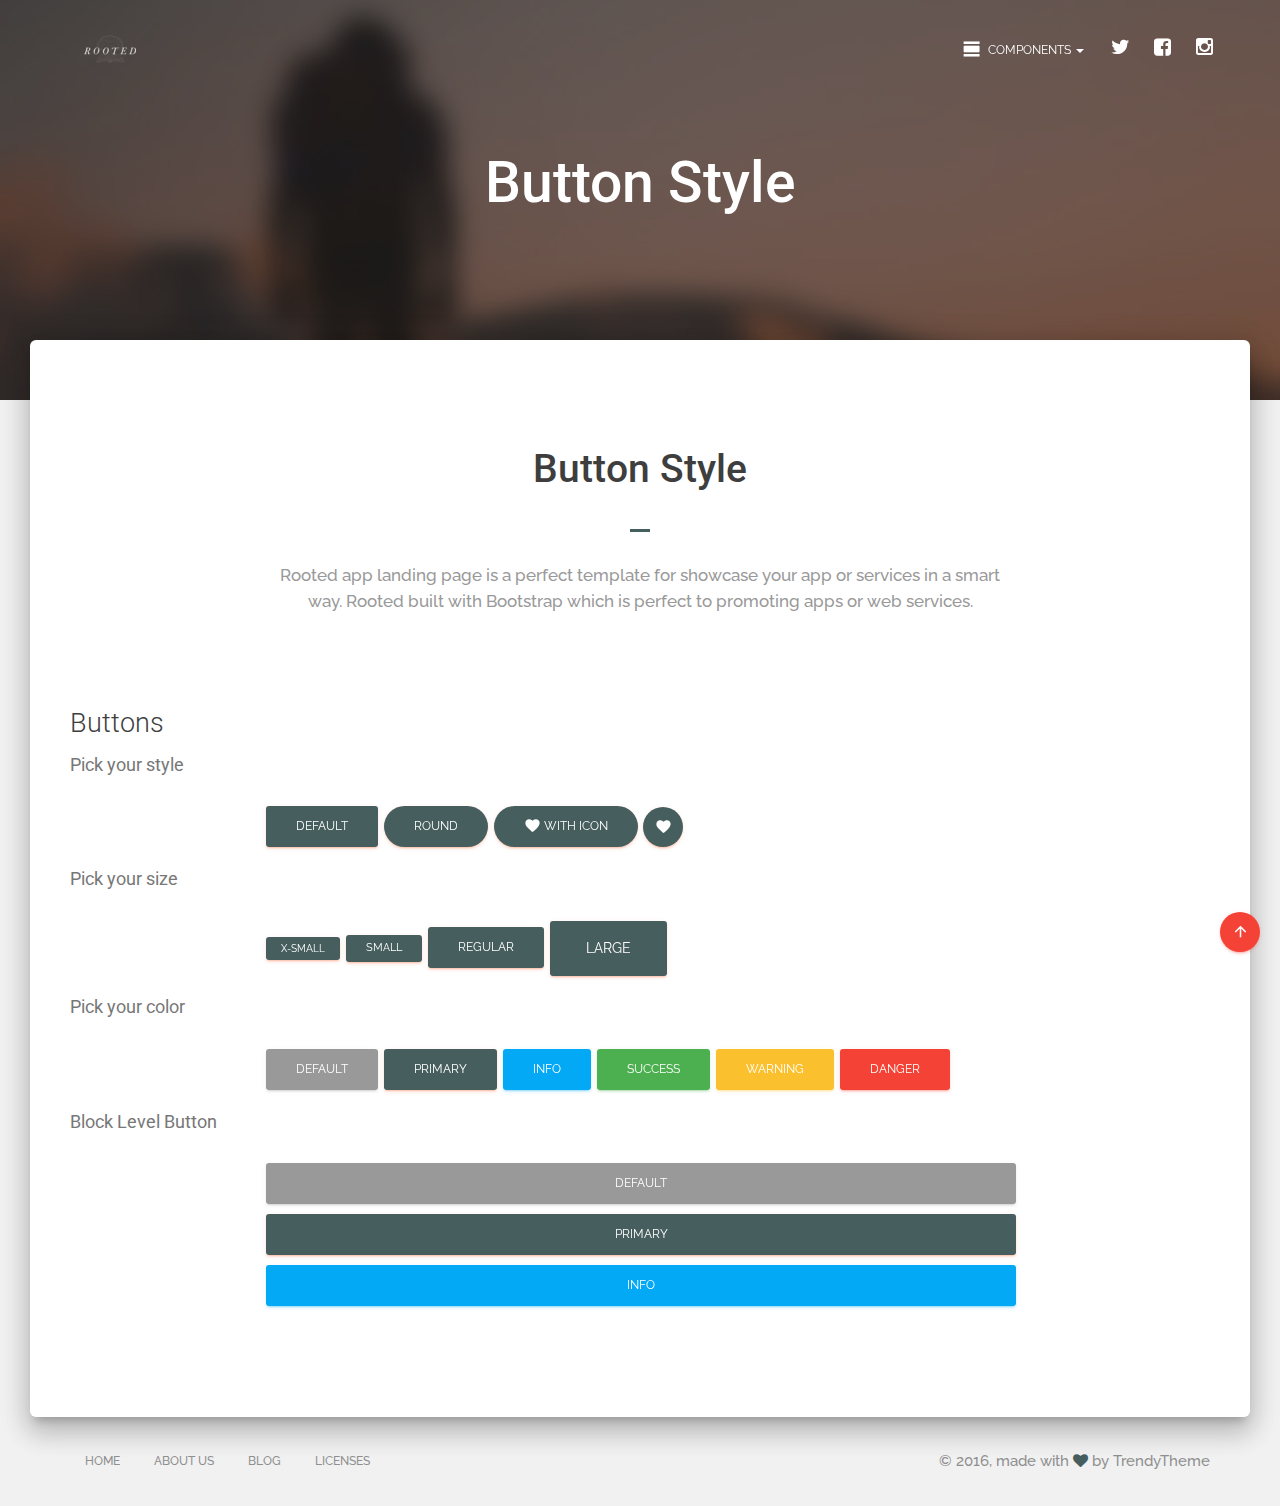
<file: shortcode-button.html>
<!DOCTYPE html>
<html lang="en">
<head>
    <meta charset="utf-8">
    <meta http-equiv="X-UA-Compatible" content="IE=edge">
    <meta name="viewport" content="width=device-width, initial-scale=1">
    <meta name="description" content="Nppy material design app landing page">
    <meta name="keywords" content="android, app, app landing page, product launch, product startup, material, software, technology, parallax">
    <meta name="author" content="trendytheme.net">

    <title>Nppy</title>

    <!--  favicon -->
    <link rel="shortcut icon" href="assets/img/ico/favicon.png">
    <!--  apple-touch-icon -->
    <link rel="apple-touch-icon-precomposed" sizes="144x144" href="assets/img/ico/apple-touch-icon-144-precomposed.png">
    <link rel="apple-touch-icon-precomposed" sizes="114x114" href="assets/img/ico/apple-touch-icon-114-precomposed.png">
    <link rel="apple-touch-icon-precomposed" sizes="72x72" href="assets/img/ico/apple-touch-icon-72-precomposed.png">
    <link rel="apple-touch-icon-precomposed" href="assets/img/ico/apple-touch-icon-57-precomposed.png">

	<!--  Fonts and icons -->
    <link rel="stylesheet" type="text/css" href="https://fonts.googleapis.com/css?family=Roboto:300,400,500,700" />
    <link href="https://fonts.googleapis.com/css?family=Raleway:400,400i,500,600,700" rel="stylesheet">
    <!-- FontAwesome CSS -->
    <link href="assets/fonts/font-awesome/css/font-awesome.min.css" rel="stylesheet">
    <!-- Material Icons CSS -->
    <link href="assets/fonts/iconfont/material-icons.css" rel="stylesheet">

    <!-- animate css -->
    <link href="assets/css/animate.css" rel="stylesheet">
    <!-- magnific-popup -->
    <link href="assets/magnific-popup/magnific-popup.css" rel="stylesheet">
    <!-- owl.carousel -->
    <link href="assets/owl.carousel/assets/owl.carousel.css" rel="stylesheet">
    <link href="assets/owl.carousel/assets/owl.theme.default.min.css" rel="stylesheet">
    <!-- flexslider -->
    <link href="assets/flexSlider/flexslider.css" rel="stylesheet">
    <!-- swiper -->
    <link href="assets/css/swiper.css" rel="stylesheet" />
    <!-- bootstrap -->
    <link href="assets/css/bootstrap.min.css" rel="stylesheet" />
    <!-- material-kit -->
    <link href="assets/css/material-kit.css" rel="stylesheet"/>
    <!-- main stylesheet -->
    <link href="style.css" rel="stylesheet"/>


    <!-- Choose your default colors -->
    <link rel="stylesheet" href="assets/css/colors/color1.css">
    <!-- <link rel="stylesheet" href="assets/css/colors/color2.css"> -->
    <!-- <link rel="stylesheet" href="assets/css/colors/color3.css"> -->
    <!-- <link rel="stylesheet" href="assets/css/colors/color4.css"> -->
    <!-- <link rel="stylesheet" href="assets/css/colors/color5.css"> -->
    <!-- <link rel="stylesheet" href="assets/css/colors/color6.css"> -->


    <!-- HTML5 shim and Respond.js for IE8 support of HTML5 elements and media queries -->
    <!-- WARNING: Respond.js doesn't work if you view the page via file:// -->
    <!--[if lt IE 9]>
      <script src="https://oss.maxcdn.com/html5shiv/3.7.2/html5shiv.min.js"></script>
      <script src="https://oss.maxcdn.com/respond/1.4.2/respond.min.js"></script>
    <![endif]-->
</head>

<body id="top">
    <nav class="navbar navbar-transparent navbar-fixed-top navbar-color-on-scroll">
    	<div class="container">
        	<!-- Brand and toggle get grouped for better mobile display -->
        	<div class="navbar-header">
        		<button type="button" class="navbar-toggle" data-toggle="collapse" data-target="#tt-navigation">
            		<span class="sr-only">Toggle navigation</span>
		            <span class="icon-bar"></span>
		            <span class="icon-bar"></span>
		            <span class="icon-bar"></span>
        		</button>
        		<a class="navbar-brand" href="index.html"><img src="assets/img/logo.png" alt="Appy Logo"></a>
        	</div><!-- /.navbar-header -->

        	<div class="collapse navbar-collapse" id="tt-navigation">
        		<ul class="nav navbar-nav navbar-right">

        			<!-- sample menu -->
    				<!-- <li><a href="#">Home</a></li> -->

    				<li class="dropdown">
						<a href="#" class="dropdown-toggle" data-toggle="dropdown">
							<i class="material-icons">view_day</i> Components
							<b class="caret"></b>
						</a>
						<ul class="dropdown-menu dropdown-with-icons">
							<li>
								<a href="shortcode-alert.html">
									<i class="material-icons">warning</i> &nbsp; Alerts
								</a>
							</li>
							<li>
								<a href="shortcode-button.html">
									<i class="material-icons">touch_app</i> &nbsp; Buttons
								</a>
							</li>
							<li>
								<a href="shortcode-form.html">
									<i class="material-icons">chrome_reader_mode</i> &nbsp; Forms
								</a>
							</li>
							<li>
								<a href="shortcode-navigation.html">
									<i class="material-icons">menu</i> &nbsp; Navigation
								</a>
							</li>
							<li>
								<a href="shortcode-gallery.html">
									<i class="material-icons">view_carousel</i> &nbsp; Gallery
								</a>
							</li>
							<li>
								<a href="shortcode-progressbar.html">
									<i class="material-icons">subject</i> &nbsp; Progressbar
								</a>
							</li>
							<li>
								<a href="shortcode-tab.html">
									<i class="material-icons">web</i> &nbsp; Tab
								</a>
							</li>
							<li>
								<a href="shortcode-tooltip.html">
									<i class="material-icons">chat</i> &nbsp; Tooltip
								</a>
							</li>
							<li>
								<a href="typography.html">
									<i class="material-icons">format_line_spacing</i> &nbsp; Typography
								</a>
							</li>

						</ul>
					</li>

					<!-- social menu -->
					<li>
						<a rel="tooltip" title="Follow us on Twitter" data-placement="bottom" href="#" target="_blank" class="btn btn-white btn-simple btn-just-icon">
							<i class="fa fa-twitter"></i>
						</a>
					</li>
					<li>
						<a rel="tooltip" title="Like us on Facebook" data-placement="bottom" href="#" target="_blank" class="btn btn-white btn-simple btn-just-icon">
							<i class="fa fa-facebook-square"></i>
						</a>
					</li>
					<li>
						<a rel="tooltip" title="Follow us on Instagram" data-placement="bottom" href="#" target="_blank" class="btn btn-white btn-simple btn-just-icon">
							<i class="fa fa-instagram"></i>
						</a>
					</li>
        		</ul><!-- /.navbar-nav -->
        	</div><!-- /.navbar-collapse -->
    	</div><!-- /.container -->
    </nav><!-- /.navbar -->

    <div class="wrapper">

    	<!-- header -->
		<div class="header tt-page-header filter dark-6" style="background-image: url('assets/img/cover.jpg');">
			<div class="container">
				<div class="row">
					<div class="col-md-6 col-md-offset-3">
						<h1 class="title text-center">Button Style</h1>
					</div>
				</div>
			</div>
		</div>
        <!-- end header -->


		<!-- Main Content Start -->
		<div class="main main-raised">

			<div class="section-padding">
		    	<div class="container">

					<div class="row margin-bottom-80 text-center">
		                <div class="col-md-8 col-md-offset-2">
		                    <h2 class="title wow fadeInUp">Button Style</h2>
		                    <div class="section-divider"></div>
		                    <p class="description wow fadeInUp">Rooted app landing page is a perfect template for showcase your app or services in a smart way. Rooted built with Bootstrap which is perfect to promoting apps or web services.</p>
		                </div>
		            </div><!-- /.row -->

			        <div id="buttons">
						<div class="title">
							<h3>Buttons <br />
								<small>Pick your style</small>
							</h3>
						</div>
						<div class="row">
							<div class="col-md-8 col-md-offset-2">
								<button class="btn btn-primary">Default</button>
								<button class="btn btn-primary btn-round">Round</button>
								<button class="btn btn-primary btn-round">
									<i class="material-icons">favorite</i> With Icon
								</button>
								<button class="btn btn-primary btn-fab btn-fab-mini btn-round">
									<i class="material-icons">favorite</i>
								</button>
							</div>
						</div>
						<div class="title">
		                    <h3><small>Pick your size</small></h3>
		                </div>
		                <div class="row">
		                    <div class="col-md-8 col-md-offset-2">
		                        <button class="btn btn-primary btn-xs">x-Small</button>
		                        <button class="btn btn-primary btn-sm">Small</button>
		                        <button class="btn btn-primary">Regular</button>
		                        <button class="btn btn-primary btn-lg">Large</button>
		                    </div>
		                </div>

						<div class="title">
		                    <h3><small> Pick your color </small></h3>
		                </div>
		                <div class="row">
		                    <div class="col-md-8 col-md-offset-2">
		                        <button class="btn">Default</button>
		                        <button class="btn btn-primary">Primary</button>
		                        <button class="btn btn-info">Info</button>
		                        <button class="btn btn-success">Success</button>
		                        <button class="btn btn-warning">Warning</button>
		                        <button class="btn btn-danger">Danger</button>
		                    </div>
		                </div>

						<div class="title">
		                    <h3><small> Block Level Button</small></h3>
		                </div>
		                <div class="row">
		                    <div class="col-md-8 col-md-offset-2">
		                        <button class="btn btn-block">Default</button>
		                        <button class="btn btn-block btn-primary">Primary</button>
		                        <button class="btn btn-block btn-info">Info</button>
		                    </div>
		                </div>
			        </div>

		    	</div><!-- /.container -->
		    </div>
		</div>
		<!-- End Main Content -->


	    <footer class="footer">
	        <div class="container">
	            <nav class="pull-left">
	                <ul>
	                    <li>
	                        <a href="#">Home</a>
	                    </li>
						<li>
	                        <a href="#">About Us</a>
	                    </li>
	                    <li>
	                        <a href="#">Blog</a>
	                    </li>
	                    <li>
	                        <a href="#">Licenses</a>
	                    </li>
	                </ul>
	            </nav>
	            <div class="copyright pull-right">
	                &copy; 2016, made with <span class="primary-color"><i class="fa fa-heart heart"></i></span> by TrendyTheme
	            </div>
	        </div>
	    </footer>


        <div id="backTop">
			<a href="#top" class="btn btn-danger btn-fab btn-fab-mini btn-round page-scroll"><i class="material-icons">&#xE5D8;</i></a>
        </div> 
	</div><!-- /.wrapper -->


     <!--  preloader start -->
    <div id="tt-preloader">
        <div class="tt-preloader-wave"></div>
    </div>
    <!-- preloader end -->


	<!--   Core JS Files   -->
	<script src="assets/js/jquery.min.js"></script>
	<script src="assets/js/bootstrap.min.js"></script>
	<script src="assets/js/material.min.js"></script>
	<script src="assets/js/jquery.easing.min.js"></script>
	<script src="assets/js/smoothscroll.min.js"></script>
    <script src="assets/js/jquery.stellar.min.js"></script>
    <script src="assets/js/imagesloaded.js"></script>
    <script src="assets/js/jquery.countTo.min.js"></script>
    <script src="assets/js/jquery.inview.min.js"></script>
	<script src="assets/owl.carousel/owl.carousel.min.js"></script>
	<script src="assets/flexSlider/jquery.flexslider-min.js"></script>
	<script src="assets/js/swiper.jquery.min.js"></script>
	<script src="assets/js/wow.min.js"></script>
	<script src="assets/magnific-popup/jquery.magnific-popup.min.js"></script>
	<script src="assets/js/material-kit.js"></script>
	<script src="assets/js/scripts.js"></script>
</body>

</html>
</file>
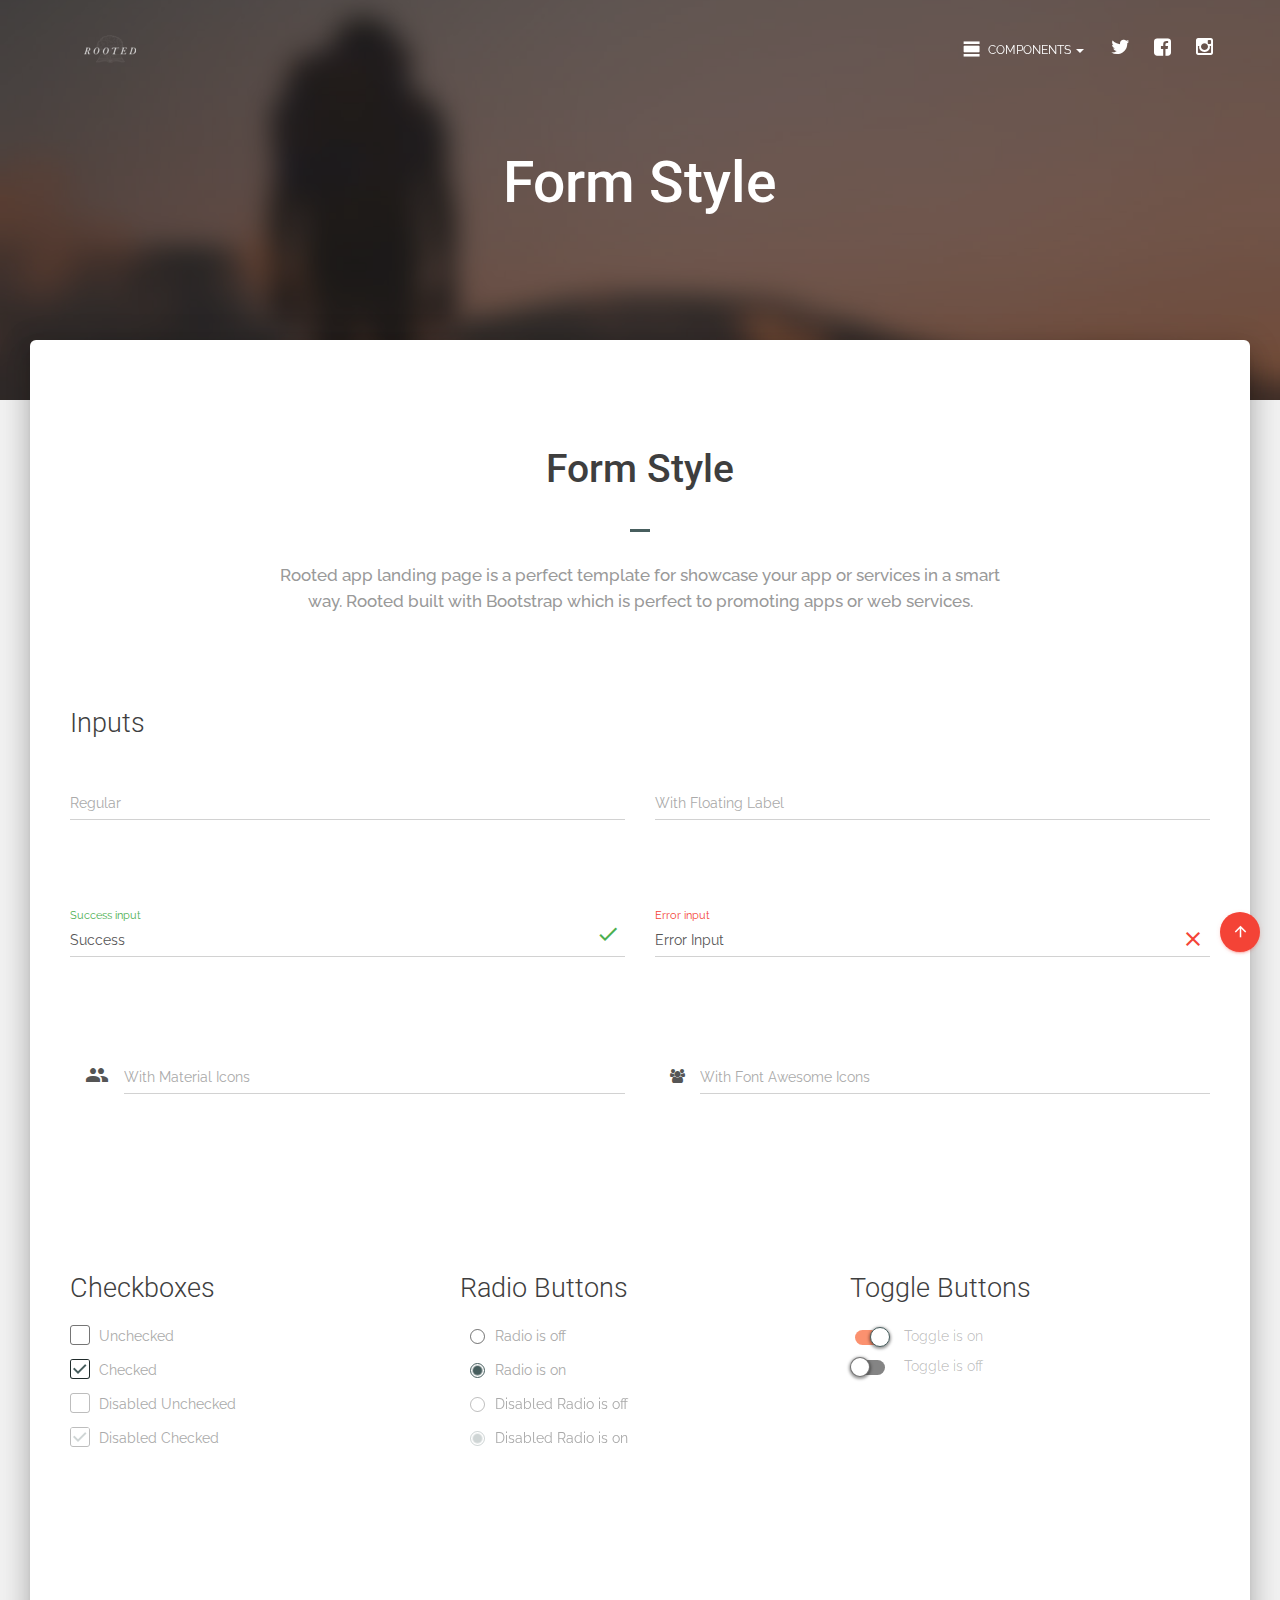
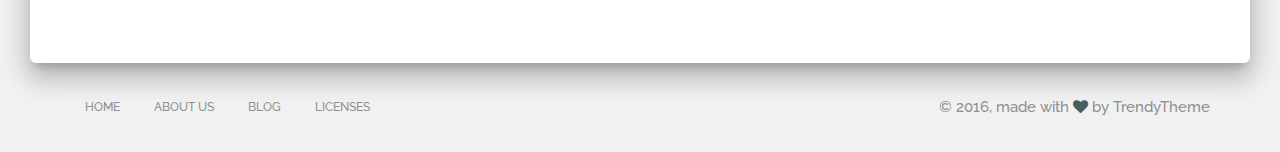
<file: shortcode-form.html>
<!DOCTYPE html>
<html lang="en">
<head>
    <meta charset="utf-8">
    <meta http-equiv="X-UA-Compatible" content="IE=edge">
    <meta name="viewport" content="width=device-width, initial-scale=1">
    <meta name="description" content="Nppy material design app landing page">
    <meta name="keywords" content="android, app, app landing page, product launch, product startup, material, software, technology, parallax">
    <meta name="author" content="trendytheme.net">

    <title>Nppy</title>

    <!--  favicon -->
    <link rel="shortcut icon" href="assets/img/ico/favicon.png">
    <!--  apple-touch-icon -->
    <link rel="apple-touch-icon-precomposed" sizes="144x144" href="assets/img/ico/apple-touch-icon-144-precomposed.png">
    <link rel="apple-touch-icon-precomposed" sizes="114x114" href="assets/img/ico/apple-touch-icon-114-precomposed.png">
    <link rel="apple-touch-icon-precomposed" sizes="72x72" href="assets/img/ico/apple-touch-icon-72-precomposed.png">
    <link rel="apple-touch-icon-precomposed" href="assets/img/ico/apple-touch-icon-57-precomposed.png">

	<!--  Fonts and icons -->
    <link rel="stylesheet" type="text/css" href="https://fonts.googleapis.com/css?family=Roboto:300,400,500,700" />
    <link href="https://fonts.googleapis.com/css?family=Raleway:400,400i,500,600,700" rel="stylesheet">
    <!-- FontAwesome CSS -->
    <link href="assets/fonts/font-awesome/css/font-awesome.min.css" rel="stylesheet">
    <!-- Material Icons CSS -->
    <link href="assets/fonts/iconfont/material-icons.css" rel="stylesheet">

    <!-- animate css -->
    <link href="assets/css/animate.css" rel="stylesheet">
    <!-- magnific-popup -->
    <link href="assets/magnific-popup/magnific-popup.css" rel="stylesheet">
    <!-- owl.carousel -->
    <link href="assets/owl.carousel/assets/owl.carousel.css" rel="stylesheet">
    <link href="assets/owl.carousel/assets/owl.theme.default.min.css" rel="stylesheet">
    <!-- flexslider -->
    <link href="assets/flexSlider/flexslider.css" rel="stylesheet">
    <!-- swiper -->
    <link href="assets/css/swiper.css" rel="stylesheet" />
    <!-- bootstrap -->
    <link href="assets/css/bootstrap.min.css" rel="stylesheet" />
    <!-- material-kit -->
    <link href="assets/css/material-kit.css" rel="stylesheet"/>
    <!-- main stylesheet -->
    <link href="style.css" rel="stylesheet"/>


    <!-- Choose your default colors -->
    <link rel="stylesheet" href="assets/css/colors/color1.css">
    <!-- <link rel="stylesheet" href="assets/css/colors/color2.css"> -->
    <!-- <link rel="stylesheet" href="assets/css/colors/color3.css"> -->
    <!-- <link rel="stylesheet" href="assets/css/colors/color4.css"> -->
    <!-- <link rel="stylesheet" href="assets/css/colors/color5.css"> -->
    <!-- <link rel="stylesheet" href="assets/css/colors/color6.css"> -->


    <!-- HTML5 shim and Respond.js for IE8 support of HTML5 elements and media queries -->
    <!-- WARNING: Respond.js doesn't work if you view the page via file:// -->
    <!--[if lt IE 9]>
      <script src="https://oss.maxcdn.com/html5shiv/3.7.2/html5shiv.min.js"></script>
      <script src="https://oss.maxcdn.com/respond/1.4.2/respond.min.js"></script>
    <![endif]-->
</head>

<body id="top">
    <nav class="navbar navbar-transparent navbar-fixed-top navbar-color-on-scroll">
    	<div class="container">
        	<!-- Brand and toggle get grouped for better mobile display -->
        	<div class="navbar-header">
        		<button type="button" class="navbar-toggle" data-toggle="collapse" data-target="#tt-navigation">
            		<span class="sr-only">Toggle navigation</span>
		            <span class="icon-bar"></span>
		            <span class="icon-bar"></span>
		            <span class="icon-bar"></span>
        		</button>
        		<a class="navbar-brand" href="index.html"><img src="assets/img/logo.png" alt="Appy Logo"></a>
        	</div><!-- /.navbar-header -->

        	<div class="collapse navbar-collapse" id="tt-navigation">
        		<ul class="nav navbar-nav navbar-right">

        			<!-- sample menu -->
    				<!-- <li><a href="#">Home</a></li> -->

    				<li class="dropdown">
						<a href="#" class="dropdown-toggle" data-toggle="dropdown">
							<i class="material-icons">view_day</i> Components
							<b class="caret"></b>
						</a>
						<ul class="dropdown-menu dropdown-with-icons">
							<li>
								<a href="shortcode-alert.html">
									<i class="material-icons">warning</i> &nbsp; Alerts
								</a>
							</li>
							<li>
								<a href="shortcode-button.html">
									<i class="material-icons">touch_app</i> &nbsp; Buttons
								</a>
							</li>
							<li>
								<a href="shortcode-form.html">
									<i class="material-icons">chrome_reader_mode</i> &nbsp; Forms
								</a>
							</li>
							<li>
								<a href="shortcode-navigation.html">
									<i class="material-icons">menu</i> &nbsp; Navigation
								</a>
							</li>
							<li>
								<a href="shortcode-gallery.html">
									<i class="material-icons">view_carousel</i> &nbsp; Gallery
								</a>
							</li>
							<li>
								<a href="shortcode-progressbar.html">
									<i class="material-icons">subject</i> &nbsp; Progressbar
								</a>
							</li>
							<li>
								<a href="shortcode-tab.html">
									<i class="material-icons">web</i> &nbsp; Tab
								</a>
							</li>
							<li>
								<a href="shortcode-tooltip.html">
									<i class="material-icons">chat</i> &nbsp; Tooltip
								</a>
							</li>
							<li>
								<a href="typography.html">
									<i class="material-icons">format_line_spacing</i> &nbsp; Typography
								</a>
							</li>

						</ul>
					</li>

					<!-- social menu -->
					<li>
						<a rel="tooltip" title="Follow us on Twitter" data-placement="bottom" href="#" target="_blank" class="btn btn-white btn-simple btn-just-icon">
							<i class="fa fa-twitter"></i>
						</a>
					</li>
					<li>
						<a rel="tooltip" title="Like us on Facebook" data-placement="bottom" href="#" target="_blank" class="btn btn-white btn-simple btn-just-icon">
							<i class="fa fa-facebook-square"></i>
						</a>
					</li>
					<li>
						<a rel="tooltip" title="Follow us on Instagram" data-placement="bottom" href="#" target="_blank" class="btn btn-white btn-simple btn-just-icon">
							<i class="fa fa-instagram"></i>
						</a>
					</li>
        		</ul><!-- /.navbar-nav -->
        	</div><!-- /.navbar-collapse -->
    	</div><!-- /.container -->
    </nav><!-- /.navbar -->

    <div class="wrapper">

    	<!-- header -->
		<div class="header tt-page-header filter dark-6" style="background-image: url('assets/img/cover.jpg');">
			<div class="container">
				<div class="row">
					<div class="col-md-6 col-md-offset-3">
						<h1 class="title text-center">Form Style</h1>
					</div>
				</div>
			</div>
		</div>
        <!-- end header -->


		<!-- Main Content Start -->
		<div class="main main-raised">

			<div class="section-padding section-basic">
		    	<div class="container">
					<div class="row margin-bottom-80 text-center">
		                <div class="col-md-8 col-md-offset-2">
		                    <h2 class="title wow fadeInUp">Form Style</h2>
		                    <div class="section-divider"></div>
		                    <p class="description wow fadeInUp">Rooted app landing page is a perfect template for showcase your app or services in a smart way. Rooted built with Bootstrap which is perfect to promoting apps or web services.</p>
		                </div>
		            </div><!-- /.row -->

			        <div id="inputs">
			            <div class="title">
			                <h3>Inputs</h3>
			            </div>

			            <div class="row">
							<div class="col-sm-6 margin-bottom-60">
			                	<div class="form-group">
			        	        	<input type="text" value="" placeholder="Regular" class="form-control" />
			                	</div>
			                </div>

							<div class="col-sm-6 margin-bottom-60">
								<div class="form-group label-floating">
									<label class="control-label">With Floating Label</label>
									<input type="email" class="form-control">
								</div>
							</div>

						
			                <div class="col-sm-6 margin-bottom-60">
			                	<div class="form-group label-floating has-success">
									<label class="control-label">Success input</label>
			                    	<input type="text" value="Success" class="form-control" />
									<span class="form-control-feedback">
										<i class="material-icons">done</i>
									</span>
			                	</div>
			                </div>

			                <div class="col-sm-6 margin-bottom-60">
			                	<div class="form-group label-floating has-error">
									<label class="control-label">Error input</label>
			                    	<input type="email" value="Error Input" class="form-control" />
			                    	<span class="material-icons form-control-feedback">clear</span>
			                	</div>
			                </div>

							<div class="col-sm-6 margin-bottom-60">
								<div class="input-group">
									<span class="input-group-addon">
										<i class="material-icons">group</i>
									</span>
									<input type="text" class="form-control" placeholder="With Material Icons">
								</div>
							</div>

							<div class="col-sm-6 margin-bottom-60">
								<div class="input-group">
									<span class="input-group-addon">
										<i class="fa fa-group"></i>
									</span>
									<input type="text" class="form-control" placeholder="With Font Awesome Icons">
								</div>
							</div>
						</div>
					</div>


					<div id="checkRadios" class="section-padding">
					    <div class="row">
			                <div class="col-sm-4">
			                    <div class="title">
			                        <h3>Checkboxes</h3>
			                    </div>

								<div class="checkbox">
									<label>
										<input type="checkbox" name="optionsCheckboxes">
										Unchecked
									</label>
								</div>

								<div class="checkbox">
									<label>
										<input type="checkbox" name="optionsCheckboxes" checked>
										Checked
									</label>
								</div>

								<div class="checkbox">
									<label>
										<input type="checkbox" name="optionsCheckboxes" disabled>
										Disabled Unchecked
									</label>
								</div>

								<div class="checkbox">
									<label>
										<input type="checkbox" name="optionsCheckboxes" disabled checked>
										Disabled Checked
									</label>
								</div>
			                </div>

			                <div class="col-sm-4">
			                    <div class="title">
			                        <h3>Radio Buttons</h3>
			                    </div>

								<div class="radio">
									<label>
										<input type="radio" name="optionsRadios">
										Radio is off
									</label>
								</div>
								<div class="radio">
									<label>
										<input type="radio" name="optionsRadios" checked="true">
										Radio is on
									</label>
								</div>
								<div class="radio">
									<label>
										<input type="radio" name="optionsRadiosDisabled" disabled>
										Disabled Radio is off
									</label>
								</div>
								<div class="radio">
									<label>
										<input type="radio" name="optionsRadiosDisabled" checked="true" disabled>
										Disabled Radio is on
									</label>
								</div>
			                </div>

							<div class="col-sm-4">
			                    <div class="title">
			                        <h3>Toggle Buttons</h3>
								</div>

								<div class="togglebutton">
					            	<label>
					                	<input type="checkbox" checked="">
										Toggle is on
					            	</label>
					            </div>

								<div class="togglebutton">
					            	<label>
					                	<input type="checkbox">
										Toggle is off
					            	</label>
					            </div>
			                </div>
			            </div>
			        </div>
		    	</div>
		    </div>
		</div>
		<!-- End Main Content -->


	    <footer class="footer">
	        <div class="container">
	            <nav class="pull-left">
	                <ul>
	                    <li>
	                        <a href="#">Home</a>
	                    </li>
						<li>
	                        <a href="#">About Us</a>
	                    </li>
	                    <li>
	                        <a href="#">Blog</a>
	                    </li>
	                    <li>
	                        <a href="#">Licenses</a>
	                    </li>
	                </ul>
	            </nav>
	            <div class="copyright pull-right">
	                &copy; 2016, made with <span class="primary-color"><i class="fa fa-heart heart"></i></span> by TrendyTheme
	            </div>
	        </div>
	    </footer>


        <div id="backTop">
			<a href="#top" class="btn btn-danger btn-fab btn-fab-mini btn-round page-scroll"><i class="material-icons">&#xE5D8;</i></a>
        </div> 
	</div><!-- /.wrapper -->


     <!--  preloader start -->
    <div id="tt-preloader">
        <div class="tt-preloader-wave"></div>
    </div>
    <!-- preloader end -->


	<!--   Core JS Files   -->
	<script src="assets/js/jquery.min.js"></script>
	<script src="assets/js/bootstrap.min.js"></script>
	<script src="assets/js/material.min.js"></script>
	<script src="assets/js/jquery.easing.min.js"></script>
	<script src="assets/js/smoothscroll.min.js"></script>
    <script src="assets/js/jquery.stellar.min.js"></script>
    <script src="assets/js/imagesloaded.js"></script>
    <script src="assets/js/jquery.countTo.min.js"></script>
    <script src="assets/js/jquery.inview.min.js"></script>
	<script src="assets/owl.carousel/owl.carousel.min.js"></script>
	<script src="assets/flexSlider/jquery.flexslider-min.js"></script>
	<script src="assets/js/swiper.jquery.min.js"></script>
	<script src="assets/js/wow.min.js"></script>
	<script src="assets/magnific-popup/jquery.magnific-popup.min.js"></script>
	<script src="assets/js/material-kit.js"></script>
	<script src="assets/js/scripts.js"></script>
</body>

</html>
</file>
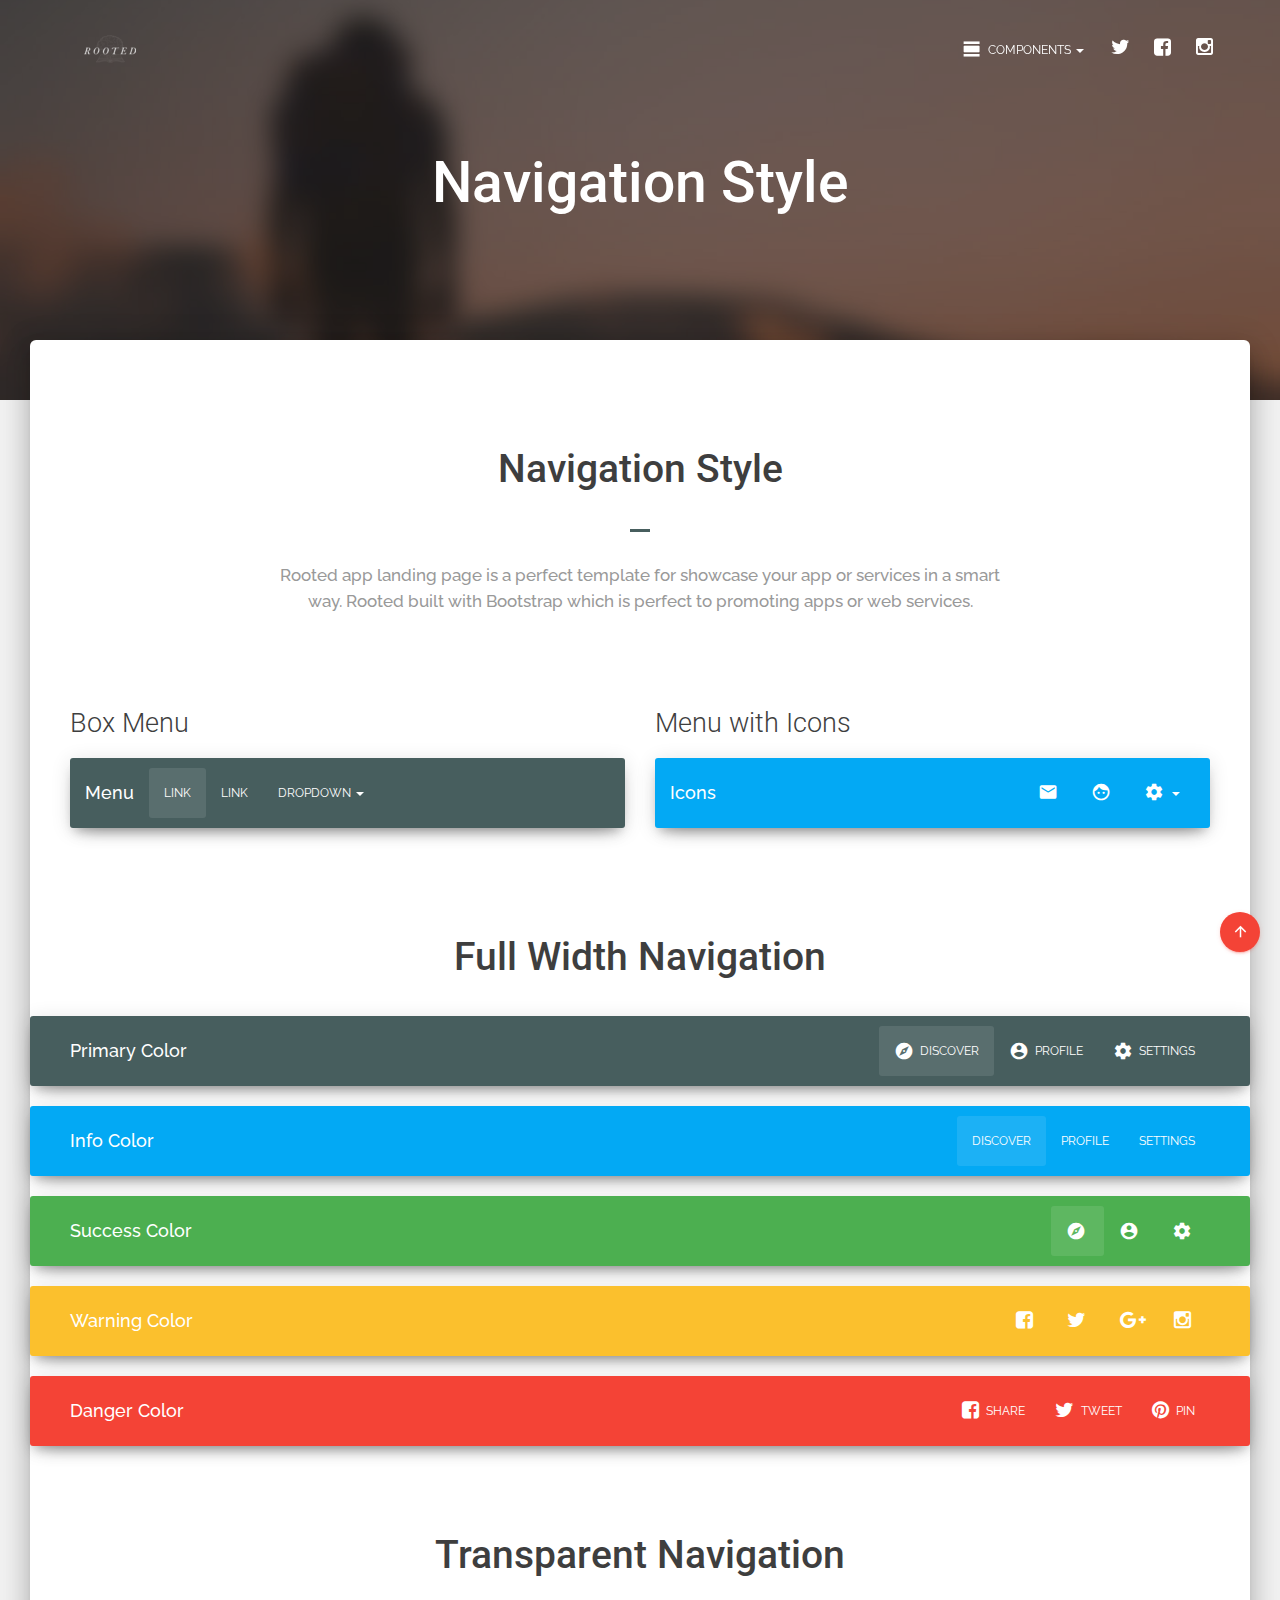
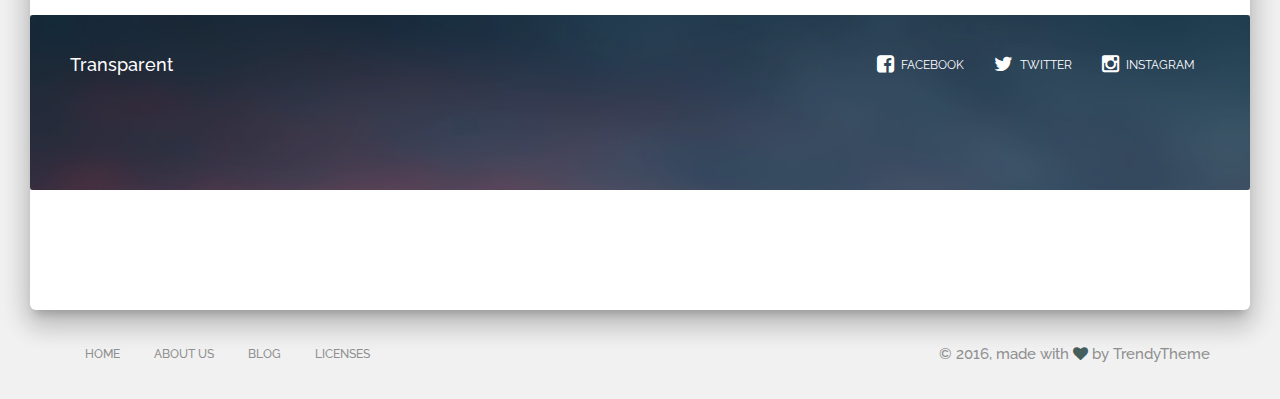
<file: shortcode-navigation.html>
<!DOCTYPE html>
<html lang="en">
<head>
    <meta charset="utf-8">
    <meta http-equiv="X-UA-Compatible" content="IE=edge">
    <meta name="viewport" content="width=device-width, initial-scale=1">
    <meta name="description" content="Nppy material design app landing page">
    <meta name="keywords" content="android, app, app landing page, product launch, product startup, material, software, technology, parallax">
    <meta name="author" content="trendytheme.net">

    <title>Nppy</title>

    <!--  favicon -->
    <link rel="shortcut icon" href="assets/img/ico/favicon.png">
    <!--  apple-touch-icon -->
    <link rel="apple-touch-icon-precomposed" sizes="144x144" href="assets/img/ico/apple-touch-icon-144-precomposed.png">
    <link rel="apple-touch-icon-precomposed" sizes="114x114" href="assets/img/ico/apple-touch-icon-114-precomposed.png">
    <link rel="apple-touch-icon-precomposed" sizes="72x72" href="assets/img/ico/apple-touch-icon-72-precomposed.png">
    <link rel="apple-touch-icon-precomposed" href="assets/img/ico/apple-touch-icon-57-precomposed.png">

	<!--  Fonts and icons -->
    <link rel="stylesheet" type="text/css" href="https://fonts.googleapis.com/css?family=Roboto:300,400,500,700" />
    <link href="https://fonts.googleapis.com/css?family=Raleway:400,400i,500,600,700" rel="stylesheet">
    <!-- FontAwesome CSS -->
    <link href="assets/fonts/font-awesome/css/font-awesome.min.css" rel="stylesheet">
    <!-- Material Icons CSS -->
    <link href="assets/fonts/iconfont/material-icons.css" rel="stylesheet">

    <!-- animate css -->
    <link href="assets/css/animate.css" rel="stylesheet">
    <!-- magnific-popup -->
    <link href="assets/magnific-popup/magnific-popup.css" rel="stylesheet">
    <!-- owl.carousel -->
    <link href="assets/owl.carousel/assets/owl.carousel.css" rel="stylesheet">
    <link href="assets/owl.carousel/assets/owl.theme.default.min.css" rel="stylesheet">
    <!-- flexslider -->
    <link href="assets/flexSlider/flexslider.css" rel="stylesheet">
    <!-- swiper -->
    <link href="assets/css/swiper.css" rel="stylesheet" />
    <!-- bootstrap -->
    <link href="assets/css/bootstrap.min.css" rel="stylesheet" />
    <!-- material-kit -->
    <link href="assets/css/material-kit.css" rel="stylesheet"/>
    <!-- main stylesheet -->
    <link href="style.css" rel="stylesheet"/>


    <!-- Choose your default colors -->
    <link rel="stylesheet" href="assets/css/colors/color1.css">
    <!-- <link rel="stylesheet" href="assets/css/colors/color2.css"> -->
    <!-- <link rel="stylesheet" href="assets/css/colors/color3.css"> -->
    <!-- <link rel="stylesheet" href="assets/css/colors/color4.css"> -->
    <!-- <link rel="stylesheet" href="assets/css/colors/color5.css"> -->
    <!-- <link rel="stylesheet" href="assets/css/colors/color6.css"> -->


    <!-- HTML5 shim and Respond.js for IE8 support of HTML5 elements and media queries -->
    <!-- WARNING: Respond.js doesn't work if you view the page via file:// -->
    <!--[if lt IE 9]>
      <script src="https://oss.maxcdn.com/html5shiv/3.7.2/html5shiv.min.js"></script>
      <script src="https://oss.maxcdn.com/respond/1.4.2/respond.min.js"></script>
    <![endif]-->
</head>

<body id="top">
    <nav class="navbar navbar-transparent navbar-fixed-top navbar-color-on-scroll">
    	<div class="container">
        	<!-- Brand and toggle get grouped for better mobile display -->
        	<div class="navbar-header">
        		<button type="button" class="navbar-toggle" data-toggle="collapse" data-target="#tt-navigation">
            		<span class="sr-only">Toggle navigation</span>
		            <span class="icon-bar"></span>
		            <span class="icon-bar"></span>
		            <span class="icon-bar"></span>
        		</button>
        		<a class="navbar-brand" href="index.html"><img src="assets/img/logo.png" alt="Appy Logo"></a>
        	</div><!-- /.navbar-header -->

        	<div class="collapse navbar-collapse" id="tt-navigation">
        		<ul class="nav navbar-nav navbar-right">

        			<!-- sample menu -->
    				<!-- <li><a href="#">Home</a></li> -->

    				<li class="dropdown">
						<a href="#" class="dropdown-toggle" data-toggle="dropdown">
							<i class="material-icons">view_day</i> Components
							<b class="caret"></b>
						</a>
						<ul class="dropdown-menu dropdown-with-icons">
							<li>
								<a href="shortcode-alert.html">
									<i class="material-icons">warning</i> &nbsp; Alerts
								</a>
							</li>
							<li>
								<a href="shortcode-button.html">
									<i class="material-icons">touch_app</i> &nbsp; Buttons
								</a>
							</li>
							<li>
								<a href="shortcode-form.html">
									<i class="material-icons">chrome_reader_mode</i> &nbsp; Forms
								</a>
							</li>
							<li>
								<a href="shortcode-navigation.html">
									<i class="material-icons">menu</i> &nbsp; Navigation
								</a>
							</li>
							<li>
								<a href="shortcode-gallery.html">
									<i class="material-icons">view_carousel</i> &nbsp; Gallery
								</a>
							</li>
							<li>
								<a href="shortcode-progressbar.html">
									<i class="material-icons">subject</i> &nbsp; Progressbar
								</a>
							</li>
							<li>
								<a href="shortcode-tab.html">
									<i class="material-icons">web</i> &nbsp; Tab
								</a>
							</li>
							<li>
								<a href="shortcode-tooltip.html">
									<i class="material-icons">chat</i> &nbsp; Tooltip
								</a>
							</li>
							<li>
								<a href="typography.html">
									<i class="material-icons">format_line_spacing</i> &nbsp; Typography
								</a>
							</li>

						</ul>
					</li>

					<!-- social menu -->
					<li>
						<a rel="tooltip" title="Follow us on Twitter" data-placement="bottom" href="#" target="_blank" class="btn btn-white btn-simple btn-just-icon">
							<i class="fa fa-twitter"></i>
						</a>
					</li>
					<li>
						<a rel="tooltip" title="Like us on Facebook" data-placement="bottom" href="#" target="_blank" class="btn btn-white btn-simple btn-just-icon">
							<i class="fa fa-facebook-square"></i>
						</a>
					</li>
					<li>
						<a rel="tooltip" title="Follow us on Instagram" data-placement="bottom" href="#" target="_blank" class="btn btn-white btn-simple btn-just-icon">
							<i class="fa fa-instagram"></i>
						</a>
					</li>
        		</ul><!-- /.navbar-nav -->
        	</div><!-- /.navbar-collapse -->
    	</div><!-- /.container -->
    </nav><!-- /.navbar -->

    <div class="wrapper">

    	<!-- header -->
		<div class="header tt-page-header filter dark-6" style="background-image: url('assets/img/cover.jpg');">
			<div class="container">
				<div class="row">
					<div class="col-md-6 col-md-offset-3">
						<h1 class="title text-center">Navigation Style</h1>
					</div>
				</div>
			</div>
		</div>
        <!-- end header -->


		<!-- Main Content Start -->
		<div class="main main-raised">

			<div class="section-padding">
		    	<div class="container">
					<div class="row margin-bottom-80 text-center">
		                <div class="col-md-8 col-md-offset-2">
		                    <h2 class="title wow fadeInUp">Navigation Style</h2>
		                    <div class="section-divider"></div>
		                    <p class="description wow fadeInUp">Rooted app landing page is a perfect template for showcase your app or services in a smart way. Rooted built with Bootstrap which is perfect to promoting apps or web services.</p>
		                </div>
		            </div><!-- /.row -->

					<div class="row margin-bottom-80">
		                <div class="col-md-6">
		                    <div class="title">
		                        <h3>Box Menu</h3>
		                    </div>

	                        <nav class="navbar navbar-default">
	                        	<div class="container-fluid">
		                            <div class="navbar-header">
		                            	<button type="button" class="navbar-toggle" data-toggle="collapse" data-target="#example-navbar">
		                            		<span class="sr-only">Toggle navigation</span>
			                                <span class="icon-bar"></span>
			                                <span class="icon-bar"></span>
			                                <span class="icon-bar"></span>
			                            </button>
		                            	<a class="navbar-brand" href="#">Menu</a>
		                            </div>

		                            <div class="collapse navbar-collapse" id="example-navbar">
		                            	<ul class="nav navbar-nav">
		                        			<li class="active"><a href="#">Link</a></li>
		                            		<li><a href="#">Link</a></li>
		                                	<li class="dropdown">
		                                		<a href="#" class="dropdown-toggle" data-toggle="dropdown">Dropdown
													<b class="caret"></b>
												</a>
		                                    	<ul class="dropdown-menu dropdown-menu-right">
		                                        	<li class="dropdown-header">Dropdown header</li>
		                                        	<li><a href="#">Action</a></li>
			                                        <li><a href="#">Another action</a></li>
			                                        <li><a href="#">Something else here</a></li>
			                                        <li class="divider"></li>
			                                        <li><a href="#">Separated link</a></li>
			                                        <li class="divider"></li>
			                                        <li><a href="#">One more separated link</a></li>
			                                    </ul>
		                                	</li>
		                            	</ul>
		                            </div>
								</div>
	                        </nav>
		                </div>
		                <div class="col-md-6">
							<div class="title">
		                        <h3>Menu with Icons</h3>
		                    </div>

		                    <nav class="navbar navbar-info">
		                    	<div class="container-fluid">
									<div class="navbar-header">
		                            	<button type="button" class="navbar-toggle" data-toggle="collapse" data-target="#example-navbar-icons">
			                                <span class="sr-only">Toggle navigation</span>
			                                <span class="icon-bar"></span>
			                                <span class="icon-bar"></span>
			                                <span class="icon-bar"></span>
		                            	</button>
		                            	<a class="navbar-brand" href="#">Icons</a>
		                            </div>

		                            <div class="collapse navbar-collapse" id="example-navbar-icons">
		                            	<ul class="nav navbar-nav navbar-right">
		                        			<li>
												<a href="#pablo"><i class="material-icons">email</i></a>
											</li>
		                            		<li>
												<a href="#pablo"><i class="material-icons">face</i></a>
											</li>
		                                	<li class="dropdown">
		                                		<a href="#" class="dropdown-toggle" data-toggle="dropdown">
													<i class="material-icons">settings</i>
													<b class="caret"></b>
												</a>
		                                    	<ul class="dropdown-menu dropdown-menu-right">
		                                        	<li class="dropdown-header">Dropdown header</li>
		                                        	<li><a href="#">Action</a></li>
			                                        <li><a href="#">Another action</a></li>
			                                        <li><a href="#">Something else here</a></li>
			                                        <li class="divider"></li>
			                                        <li><a href="#">Separated link</a></li>
			                                        <li class="divider"></li>
			                                        <li><a href="#">One more separated link</a></li>
			                                    </ul>
		                                	</li>
		                            	</ul>
		                            </div>
								</div>
		                    </nav>

		                </div>
		            </div>

		    	</div><!-- /.container -->


				<div class="container text-center">
		            <h2 class="title">Full Width Navigation</h2>
				</div>

				<!-- Navbar Primary  -->
				<nav class="navbar navbar-primary">
					<div class="container">
						<div class="navbar-header">
							<button type="button" class="navbar-toggle" data-toggle="collapse" data-target="#example-navbar-primary">
								<span class="sr-only">Toggle navigation</span>
								<span class="icon-bar"></span>
								<span class="icon-bar"></span>
								<span class="icon-bar"></span>
							</button>
							<a class="navbar-brand" href="#pablo">Primary Color</a>
						</div>

						<div class="collapse navbar-collapse" id="example-navbar-primary">
							<ul class="nav navbar-nav navbar-right">
								<li class="active">
	                                <a href="#pablo">
										<i class="material-icons">explore</i>
										Discover
	                                </a>
	                            </li>
	                            <li>
	                                <a href="#pablo">
										<i class="material-icons">account_circle</i>
	                                    Profile
	                                </a>
	                            </li>
	                            <li>
	                                <a href="#pablo">
										<i class="material-icons">settings</i>
										Settings
	                                </a>
	                            </li>
							</ul>
						</div>
					</div>
				</nav>
				<!-- End Navbar Primary -->

				<!-- Navbar Info -->
				<nav class="navbar navbar-info">
					<div class="container">
						<div class="navbar-header">
							<button type="button" class="navbar-toggle" data-toggle="collapse" data-target="#example-navbar-info">
								<span class="sr-only">Toggle navigation</span>
								<span class="icon-bar"></span>
								<span class="icon-bar"></span>
								<span class="icon-bar"></span>
							</button>
							<a class="navbar-brand" href="#pablo">Info Color</a>
						</div>

						<div class="collapse navbar-collapse" id="example-navbar-info">
							<ul class="nav navbar-nav navbar-right">
								<li class="active">
	                                <a href="#pablo" >
	                                    Discover
	                                </a>
	                            </li>
	                            <li>
	                                <a href="#pablo">
	                                    Profile
	                                </a>
	                            </li>
	                            <li>
	                                <a href="#pablo">
	                                    Settings
	                                </a>
	                            </li>
							</ul>
						</div>
					</div>
				</nav>
				<!-- End Navbar Info -->

				<!-- Navbar Success -->
				<nav class="navbar navbar-success">
					<div class="container">
						<div class="navbar-header">
							<button type="button" class="navbar-toggle" data-toggle="collapse" data-target="#example-navbar-success">
								<span class="sr-only">Toggle navigation</span>
								<span class="icon-bar"></span>
								<span class="icon-bar"></span>
								<span class="icon-bar"></span>
							</button>
							<a class="navbar-brand" href="#">Success Color</a>
						</div>

						<div class="collapse navbar-collapse" id="example-navbar-success">
							<ul class="nav navbar-nav navbar-right">
								<li class="active">
	                                <a href="#pablo">
										<i class="material-icons">explore</i>
	                                </a>
	                            </li>
	                            <li>
	                                <a href="#pablo">
										<i class="material-icons">account_circle</i>
	                                </a>
	                            </li>
	                            <li>
	                                <a href="#pablo">
										<i class="material-icons">settings</i>
	                                </a>
	                            </li>
							</ul>
						</div>
					</div>
				</nav>
				<!-- End Navbar Success -->

				<!-- Navbar Warning -->
				<nav class="navbar navbar-warning">
					<div class="container">
						<div class="navbar-header">
							<button type="button" class="navbar-toggle" data-toggle="collapse" data-target="#example-navbar-warning">
								<span class="sr-only">Toggle navigation</span>
								<span class="icon-bar"></span>
								<span class="icon-bar"></span>
								<span class="icon-bar"></span>
							</button>
							<a class="navbar-brand" href="#pablo">Warning Color</a>
						</div>

						<div class="collapse navbar-collapse" id="example-navbar-warning">
							<ul class="nav navbar-nav navbar-right">
								<li>
	                                <a href="#pablo">
										<i class="fa fa-facebook-square"></i>
	                                </a>
	                            </li>
	                            <li>
	                                <a href="#pablo">
										<i class="fa fa-twitter"></i>
	                                </a>
	                            </li>
								<li>
	                                <a href="#pablo">
										<i class="fa fa-google-plus"></i>
	                                </a>
	                            </li>
	                            <li>
	                                <a href="#pablo">
										<i class="fa fa-instagram"></i>
	                                </a>
	                            </li>
							</ul>
						</div>
					</div>
				</nav>
				<!-- End Navbar Warning -->

				<!-- Navbar Danger -->
				<nav class="navbar navbar-danger margin-bottom-80">
					<div class="container">
						<div class="navbar-header">
							<button type="button" class="navbar-toggle" data-toggle="collapse" data-target="#example-navbar-danger">
								<span class="sr-only">Toggle navigation</span>
								<span class="icon-bar"></span>
								<span class="icon-bar"></span>
								<span class="icon-bar"></span>
							</button>
							<a class="navbar-brand" href="#pablo">Danger Color</a>
						</div>

						<div class="collapse navbar-collapse" id="example-navbar-danger">
							<ul class="nav navbar-nav navbar-right">
								<li>
	                                <a href="#pablo">
										<i class="fa fa-facebook-square"></i> Share
	                                </a>
	                            </li>
	                            <li>
	                                <a href="#pablo">
										<i class="fa fa-twitter"></i> Tweet
	                                </a>
	                            </li>
								<li>
	                                <a href="#pablo">
										<i class="fa fa-pinterest"></i> Pin
	                                </a>
	                            </li>
							</ul>
						</div>
					</div>
				</nav>
				<!-- End Navbar Danger -->


				<div class="container text-center">
		            <h2 class="title">Transparent Navigation</h2>
				</div>

				<!-- Navbar Transparent -->
				<nav class="navbar navbar-transparent padding-bottom-100 filter" style="background-image: url('assets/img/bg2.jpeg');">
					<div class="container">
						<div class="navbar-header">
							<button type="button" class="navbar-toggle" data-toggle="collapse" data-target="#example-navbar-transparent">
								<span class="sr-only">Toggle navigation</span>
								<span class="icon-bar"></span>
								<span class="icon-bar"></span>
								<span class="icon-bar"></span>
							</button>
							<a class="navbar-brand" href="#pablo">Transparent</a>
						</div>

						<div class="collapse navbar-collapse" id="example-navbar-transparent">
							<ul class="nav navbar-nav navbar-right">
								<li>
	                                <a href="#pablo">
	                                    <i class="fa fa-facebook-square"></i>
	                                    Facebook
	                                </a>
	                            </li>
	                            <li>
	                                <a href="#pablo">
	                                    <i class="fa fa-twitter"></i>
	                                    Twitter
	                                </a>
	                            </li>
								<li>
	                                <a href="#pablo">
										<i class="fa fa-instagram"></i> Instagram
	                                </a>
	                            </li>
							</ul>
						</div>
					</div>
				</nav>
				<!-- End Navbar Transparent-->
		    </div>
		</div>
		<!-- End Main Content -->


	    <footer class="footer">
	        <div class="container">
	            <nav class="pull-left">
	                <ul>
	                    <li>
	                        <a href="#">Home</a>
	                    </li>
						<li>
	                        <a href="#">About Us</a>
	                    </li>
	                    <li>
	                        <a href="#">Blog</a>
	                    </li>
	                    <li>
	                        <a href="#">Licenses</a>
	                    </li>
	                </ul>
	            </nav>
	            <div class="copyright pull-right">
	                &copy; 2016, made with <span class="primary-color"><i class="fa fa-heart heart"></i></span> by TrendyTheme
	            </div>
	        </div>
	    </footer>


        <div id="backTop">
			<a href="#top" class="btn btn-danger btn-fab btn-fab-mini btn-round page-scroll"><i class="material-icons">&#xE5D8;</i></a>
        </div> 

	</div><!-- /.wrapper -->


     <!--  preloader start -->
    <div id="tt-preloader">
        <div class="tt-preloader-wave"></div>
    </div>
    <!-- preloader end -->


	<!--   Core JS Files   -->
	<script src="assets/js/jquery.min.js"></script>
	<script src="assets/js/bootstrap.min.js"></script>
	<script src="assets/js/material.min.js"></script>
	<script src="assets/js/jquery.easing.min.js"></script>
	<script src="assets/js/smoothscroll.min.js"></script>
    <script src="assets/js/jquery.stellar.min.js"></script>
    <script src="assets/js/imagesloaded.js"></script>
    <script src="assets/js/jquery.countTo.min.js"></script>
    <script src="assets/js/jquery.inview.min.js"></script>
	<script src="assets/owl.carousel/owl.carousel.min.js"></script>
	<script src="assets/flexSlider/jquery.flexslider-min.js"></script>
	<script src="assets/js/swiper.jquery.min.js"></script>
	<script src="assets/js/wow.min.js"></script>
	<script src="assets/magnific-popup/jquery.magnific-popup.min.js"></script>
	<script src="assets/js/material-kit.js"></script>
	<script src="assets/js/scripts.js"></script>
</body>

</html>
</file>
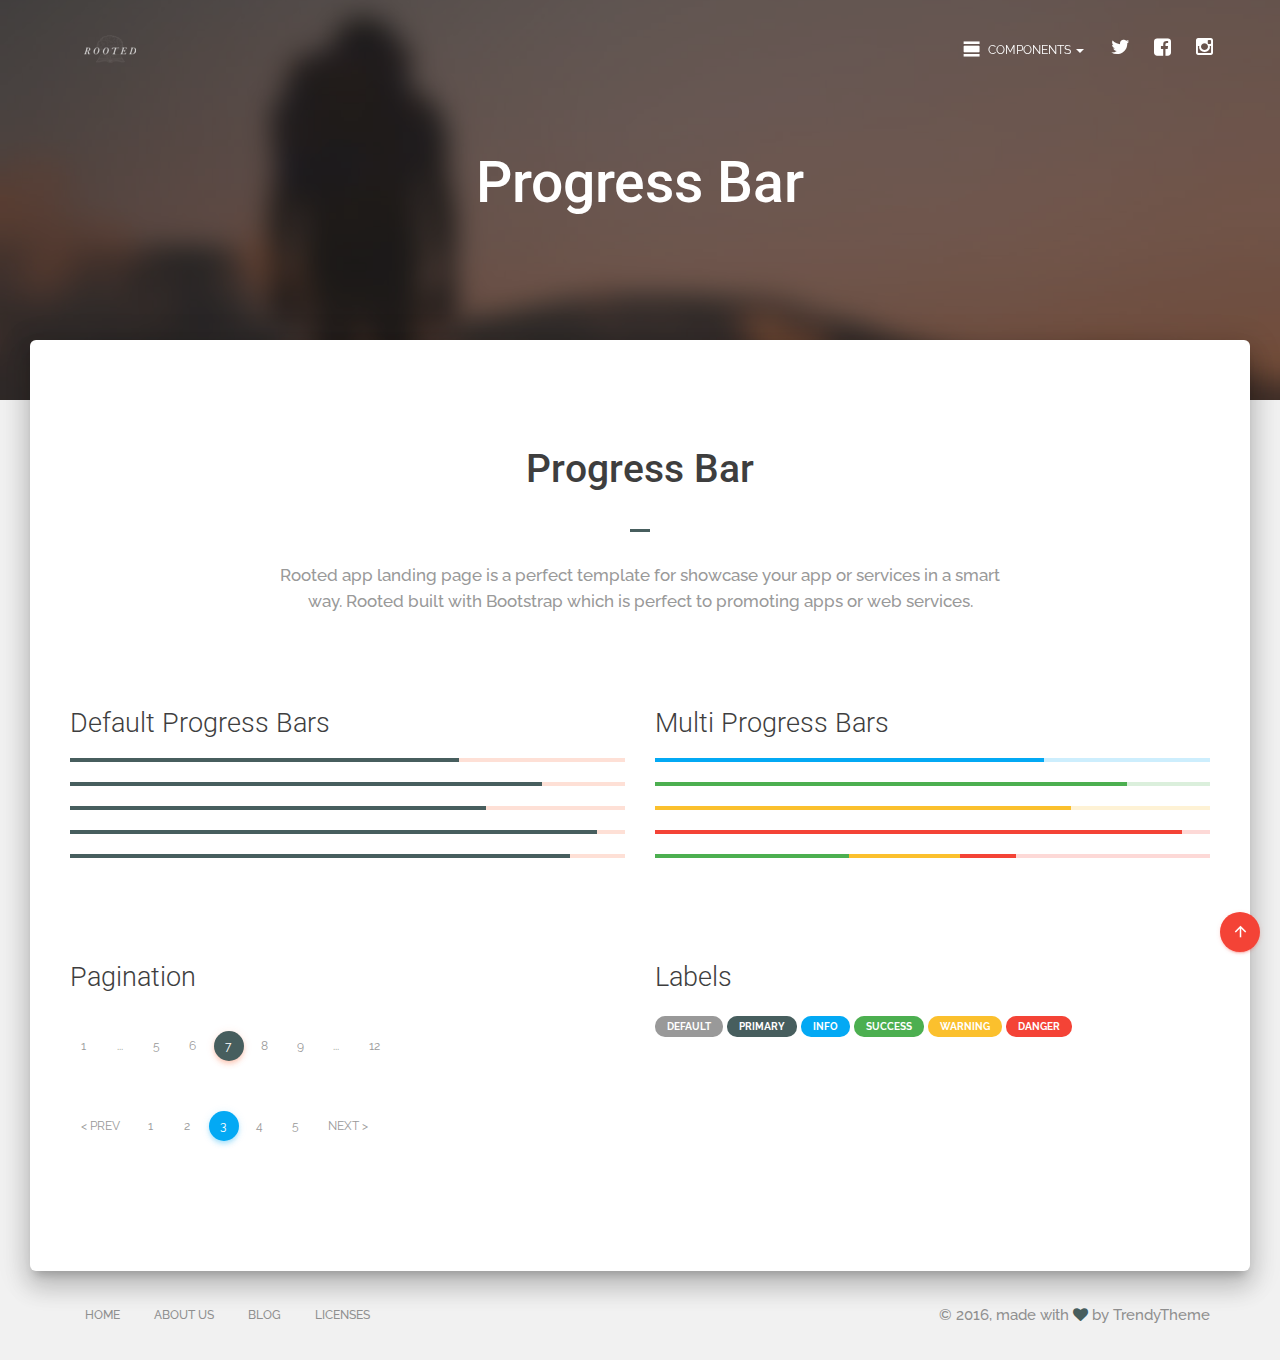
<file: shortcode-progressbar.html>
<!DOCTYPE html>
<html lang="en">
<head>
    <meta charset="utf-8">
    <meta http-equiv="X-UA-Compatible" content="IE=edge">
    <meta name="viewport" content="width=device-width, initial-scale=1">
    <meta name="description" content="Nppy material design app landing page">
    <meta name="keywords" content="android, app, app landing page, product launch, product startup, material, software, technology, parallax">
    <meta name="author" content="trendytheme.net">

    <title>Nppy</title>

    <!--  favicon -->
    <link rel="shortcut icon" href="assets/img/ico/favicon.png">
    <!--  apple-touch-icon -->
    <link rel="apple-touch-icon-precomposed" sizes="144x144" href="assets/img/ico/apple-touch-icon-144-precomposed.png">
    <link rel="apple-touch-icon-precomposed" sizes="114x114" href="assets/img/ico/apple-touch-icon-114-precomposed.png">
    <link rel="apple-touch-icon-precomposed" sizes="72x72" href="assets/img/ico/apple-touch-icon-72-precomposed.png">
    <link rel="apple-touch-icon-precomposed" href="assets/img/ico/apple-touch-icon-57-precomposed.png">

	<!--  Fonts and icons -->
    <link rel="stylesheet" type="text/css" href="https://fonts.googleapis.com/css?family=Roboto:300,400,500,700" />
    <link href="https://fonts.googleapis.com/css?family=Raleway:400,400i,500,600,700" rel="stylesheet">
    <!-- FontAwesome CSS -->
    <link href="assets/fonts/font-awesome/css/font-awesome.min.css" rel="stylesheet">
    <!-- Material Icons CSS -->
    <link href="assets/fonts/iconfont/material-icons.css" rel="stylesheet">

    <!-- animate css -->
    <link href="assets/css/animate.css" rel="stylesheet">
    <!-- magnific-popup -->
    <link href="assets/magnific-popup/magnific-popup.css" rel="stylesheet">
    <!-- owl.carousel -->
    <link href="assets/owl.carousel/assets/owl.carousel.css" rel="stylesheet">
    <link href="assets/owl.carousel/assets/owl.theme.default.min.css" rel="stylesheet">
    <!-- flexslider -->
    <link href="assets/flexSlider/flexslider.css" rel="stylesheet">
    <!-- swiper -->
    <link href="assets/css/swiper.css" rel="stylesheet" />
    <!-- bootstrap -->
    <link href="assets/css/bootstrap.min.css" rel="stylesheet" />
    <!-- material-kit -->
    <link href="assets/css/material-kit.css" rel="stylesheet"/>
    <!-- main stylesheet -->
    <link href="style.css" rel="stylesheet"/>


    <!-- Choose your default colors -->
    <link rel="stylesheet" href="assets/css/colors/color1.css">
    <!-- <link rel="stylesheet" href="assets/css/colors/color2.css"> -->
    <!-- <link rel="stylesheet" href="assets/css/colors/color3.css"> -->
    <!-- <link rel="stylesheet" href="assets/css/colors/color4.css"> -->
    <!-- <link rel="stylesheet" href="assets/css/colors/color5.css"> -->
    <!-- <link rel="stylesheet" href="assets/css/colors/color6.css"> -->


    <!-- HTML5 shim and Respond.js for IE8 support of HTML5 elements and media queries -->
    <!-- WARNING: Respond.js doesn't work if you view the page via file:// -->
    <!--[if lt IE 9]>
      <script src="https://oss.maxcdn.com/html5shiv/3.7.2/html5shiv.min.js"></script>
      <script src="https://oss.maxcdn.com/respond/1.4.2/respond.min.js"></script>
    <![endif]-->
</head>

<body id="top">
    <nav class="navbar navbar-transparent navbar-fixed-top navbar-color-on-scroll">
    	<div class="container">
        	<!-- Brand and toggle get grouped for better mobile display -->
        	<div class="navbar-header">
        		<button type="button" class="navbar-toggle" data-toggle="collapse" data-target="#tt-navigation">
            		<span class="sr-only">Toggle navigation</span>
		            <span class="icon-bar"></span>
		            <span class="icon-bar"></span>
		            <span class="icon-bar"></span>
        		</button>
        		<a class="navbar-brand" href="index.html"><img src="assets/img/logo.png" alt="Appy Logo"></a>
        	</div><!-- /.navbar-header -->

        	<div class="collapse navbar-collapse" id="tt-navigation">
        		<ul class="nav navbar-nav navbar-right">

        			<!-- sample menu -->
    				<!-- <li><a href="#">Home</a></li> -->

    				<li class="dropdown">
						<a href="#" class="dropdown-toggle" data-toggle="dropdown">
							<i class="material-icons">view_day</i> Components
							<b class="caret"></b>
						</a>
						<ul class="dropdown-menu dropdown-with-icons">
							<li>
								<a href="shortcode-alert.html">
									<i class="material-icons">warning</i> &nbsp; Alerts
								</a>
							</li>
							<li>
								<a href="shortcode-button.html">
									<i class="material-icons">touch_app</i> &nbsp; Buttons
								</a>
							</li>
							<li>
								<a href="shortcode-form.html">
									<i class="material-icons">chrome_reader_mode</i> &nbsp; Forms
								</a>
							</li>
							<li>
								<a href="shortcode-navigation.html">
									<i class="material-icons">menu</i> &nbsp; Navigation
								</a>
							</li>
							<li>
								<a href="shortcode-gallery.html">
									<i class="material-icons">view_carousel</i> &nbsp; Gallery
								</a>
							</li>
							<li>
								<a href="shortcode-progressbar.html">
									<i class="material-icons">subject</i> &nbsp; Progressbar
								</a>
							</li>
							<li>
								<a href="shortcode-tab.html">
									<i class="material-icons">web</i> &nbsp; Tab
								</a>
							</li>
							<li>
								<a href="shortcode-tooltip.html">
									<i class="material-icons">chat</i> &nbsp; Tooltip
								</a>
							</li>
							<li>
								<a href="typography.html">
									<i class="material-icons">format_line_spacing</i> &nbsp; Typography
								</a>
							</li>

						</ul>
					</li>

					<!-- social menu -->
					<li>
						<a rel="tooltip" title="Follow us on Twitter" data-placement="bottom" href="#" target="_blank" class="btn btn-white btn-simple btn-just-icon">
							<i class="fa fa-twitter"></i>
						</a>
					</li>
					<li>
						<a rel="tooltip" title="Like us on Facebook" data-placement="bottom" href="#" target="_blank" class="btn btn-white btn-simple btn-just-icon">
							<i class="fa fa-facebook-square"></i>
						</a>
					</li>
					<li>
						<a rel="tooltip" title="Follow us on Instagram" data-placement="bottom" href="#" target="_blank" class="btn btn-white btn-simple btn-just-icon">
							<i class="fa fa-instagram"></i>
						</a>
					</li>
        		</ul><!-- /.navbar-nav -->
        	</div><!-- /.navbar-collapse -->
    	</div><!-- /.container -->
    </nav><!-- /.navbar -->

    <div class="wrapper">

    	<!-- header -->
		<div class="header tt-page-header filter dark-6" style="background-image: url('assets/img/cover.jpg');">
			<div class="container">
				<div class="row">
					<div class="col-md-6 col-md-offset-3">
						<h1 class="title text-center">Progress Bar</h1>
					</div>
				</div>
			</div>
		</div>
        <!-- end header -->


		<!-- Main Content Start -->
		<div class="main main-raised">

			<div class="section-padding">
		    	<div class="container">
					<div class="row margin-bottom-80 text-center">
		                <div class="col-md-8 col-md-offset-2">
		                    <h2 class="title wow fadeInUp">Progress Bar</h2>
		                    <div class="section-divider"></div>
		                    <p class="description wow fadeInUp">Rooted app landing page is a perfect template for showcase your app or services in a smart way. Rooted built with Bootstrap which is perfect to promoting apps or web services.</p>
		                </div>
		            </div><!-- /.row -->
					

					<div class="row margin-bottom-80">
		                <div class="col-md-6">
		                    <div class="title">
		                        <h3>Default Progress Bars</h3>
		                    </div>

		                    <div class="progress progress-line-primary">
		                    	<div class="progress-bar" role="progressbar" aria-valuenow="70" aria-valuemin="0" aria-valuemax="100" style="width: 70%;">
		                        <span class="sr-only">70% Complete</span>
		                      </div>
		                    </div>

		                    <div class="progress progress-line-primary">
		                    	<div class="progress-bar" role="progressbar" aria-valuenow="85" aria-valuemin="0" aria-valuemax="100" style="width: 85%;">
		                        <span class="sr-only">85% Complete</span>
		                      </div>
		                    </div>

		                    <div class="progress progress-line-primary">
		                    	<div class="progress-bar" role="progressbar" aria-valuenow="75" aria-valuemin="0" aria-valuemax="100" style="width: 75%;">
		                        <span class="sr-only">75% Complete</span>
		                      </div>
		                    </div>

		                    <div class="progress progress-line-primary">
		                    	<div class="progress-bar" role="progressbar" aria-valuenow="95" aria-valuemin="0" aria-valuemax="100" style="width: 95%;">
		                        <span class="sr-only">95% Complete</span>
		                      </div>
		                    </div>

		                    <div class="progress progress-line-primary">
		                    	<div class="progress-bar" role="progressbar" aria-valuenow="90" aria-valuemin="0" aria-valuemax="100" style="width: 90%;">
		                        <span class="sr-only">90% Complete</span>
		                      </div>
		                    </div>
		                </div>

		                <div class="col-md-6">
		                    <div class="title">
		                        <h3>Multi Progress Bars</h3>
		                    </div>

		                    <div class="progress progress-line-info">
		                    	<div class="progress-bar progress-bar-info" role="progressbar" aria-valuenow="70" aria-valuemin="0" aria-valuemax="100" style="width: 70%;">
		                        <span class="sr-only">70% Complete</span>
		                      </div>
		                    </div>

		                    <div class="progress progress-line-success">
		                    	<div class="progress-bar progress-bar-success" role="progressbar" aria-valuenow="85" aria-valuemin="0" aria-valuemax="100" style="width: 85%;">
		                        <span class="sr-only">85% Complete</span>
		                      </div>
		                    </div>

		                    <div class="progress progress-line-warning">
		                    	<div class="progress-bar progress-bar-warning" role="progressbar" aria-valuenow="75" aria-valuemin="0" aria-valuemax="100" style="width: 75%;">
		                        <span class="sr-only">75% Complete</span>
		                      </div>
		                    </div>

		                    <div class="progress progress-line-danger">
		                    	<div class="progress-bar progress-bar-danger" role="progressbar" aria-valuenow="95" aria-valuemin="0" aria-valuemax="100" style="width: 95%;">
		                        <span class="sr-only">60% Complete</span>
		                      </div>
		                    </div>

		                    <div class="progress progress-line-danger">
		                    	<div class="progress-bar progress-bar-success" style="width: 35%">
		                            <span class="sr-only">35% Complete (success)</span>
		                        </div>
		                        <div class="progress-bar progress-bar-warning" style="width: 20%">
		                            <span class="sr-only">20% Complete (warning)</span>
		                        </div>
		                        <div class="progress-bar progress-bar-danger" style="width: 10%">
		                            <span class="sr-only">10% Complete (danger)</span>
		                        </div>
		                    </div>
		                </div>
		            </div><!-- /.row -->

		            <div class="row">
		                <div class="col-md-6">
		                    <div class="title">
		                        <h3>Pagination</h3>
		                    </div>

		                    <ul class="pagination pagination-primary">
		                    <!--
								color-classes: "pagination-primary", "pagination-info", "pagination-success", "pagination-warning", "pagination-danger"
		                    -->
								<li><a href="javascript:void(0);">1</a></li>
								<li><a href="javascript:void(0);">...</a></li>
								<li><a href="javascript:void(0);">5</a></li>
								<li><a href="javascript:void(0);">6</a></li>
								<li class="active"><a href="javascript:void(0);">7</a></li>
								<li><a href="javascript:void(0);">8</a></li>
								<li><a href="javascript:void(0);">9</a></li>
								<li><a href="javascript:void(0);">...</a></li>
								<li><a href="javascript:void(0);">12</a></li>
		                    </ul>

							<ul class="pagination pagination-info">
								<li><a href="javascript:void(0);">&lt; prev</a></li>
								<li><a href="javascript:void(0);">1</a></li>
								<li><a href="javascript:void(0);">2</a></li>
								<li class="active"><a href="javascript:void(0);">3</a></li>
								<li><a href="javascript:void(0);">4</a></li>
								<li><a href="javascript:void(0);">5</a></li>
								<li><a href="javascript:void(0);">next &gt;</a></li>
		                    </ul>

		                </div>

		                <div class="col-md-6">
							<div class="title">
		                        <h3>Labels </h3>
		                    </div>
		                    <span class="label label-default">Default</span>
		                    <span class="label label-primary">Primary</span>
		                    <span class="label label-info">Info</span>
		                    <span class="label label-success">Success</span>
		                    <span class="label label-warning">Warning</span>
		                    <span class="label label-danger">Danger</span>
		                </div>
		            </div><!-- /.row -->

		    	</div><!-- /.container -->
		    </div>
		</div>
		<!-- End Main Content -->


	    <footer class="footer">
	        <div class="container">
	            <nav class="pull-left">
	                <ul>
	                    <li>
	                        <a href="#">Home</a>
	                    </li>
						<li>
	                        <a href="#">About Us</a>
	                    </li>
	                    <li>
	                        <a href="#">Blog</a>
	                    </li>
	                    <li>
	                        <a href="#">Licenses</a>
	                    </li>
	                </ul>
	            </nav>
	            <div class="copyright pull-right">
	                &copy; 2016, made with <span class="primary-color"><i class="fa fa-heart heart"></i></span> by TrendyTheme
	            </div>
	        </div>
	    </footer>


        <div id="backTop">
			<a href="#top" class="btn btn-danger btn-fab btn-fab-mini btn-round page-scroll"><i class="material-icons">&#xE5D8;</i></a>
        </div> 
	</div><!-- /.wrapper -->


     <!--  preloader start -->
    <div id="tt-preloader">
        <div class="tt-preloader-wave"></div>
    </div>
    <!-- preloader end -->


	<!--   Core JS Files   -->
	<script src="assets/js/jquery.min.js"></script>
	<script src="assets/js/bootstrap.min.js"></script>
	<script src="assets/js/material.min.js"></script>
	<script src="assets/js/jquery.easing.min.js"></script>
	<script src="assets/js/smoothscroll.min.js"></script>
    <script src="assets/js/jquery.stellar.min.js"></script>
    <script src="assets/js/imagesloaded.js"></script>
    <script src="assets/js/jquery.countTo.min.js"></script>
    <script src="assets/js/jquery.inview.min.js"></script>
	<script src="assets/owl.carousel/owl.carousel.min.js"></script>
	<script src="assets/flexSlider/jquery.flexslider-min.js"></script>
	<script src="assets/js/swiper.jquery.min.js"></script>
	<script src="assets/js/wow.min.js"></script>
	<script src="assets/magnific-popup/jquery.magnific-popup.min.js"></script>
	<script src="assets/js/material-kit.js"></script>
	<script src="assets/js/scripts.js"></script>
</body>


</html>
</file>
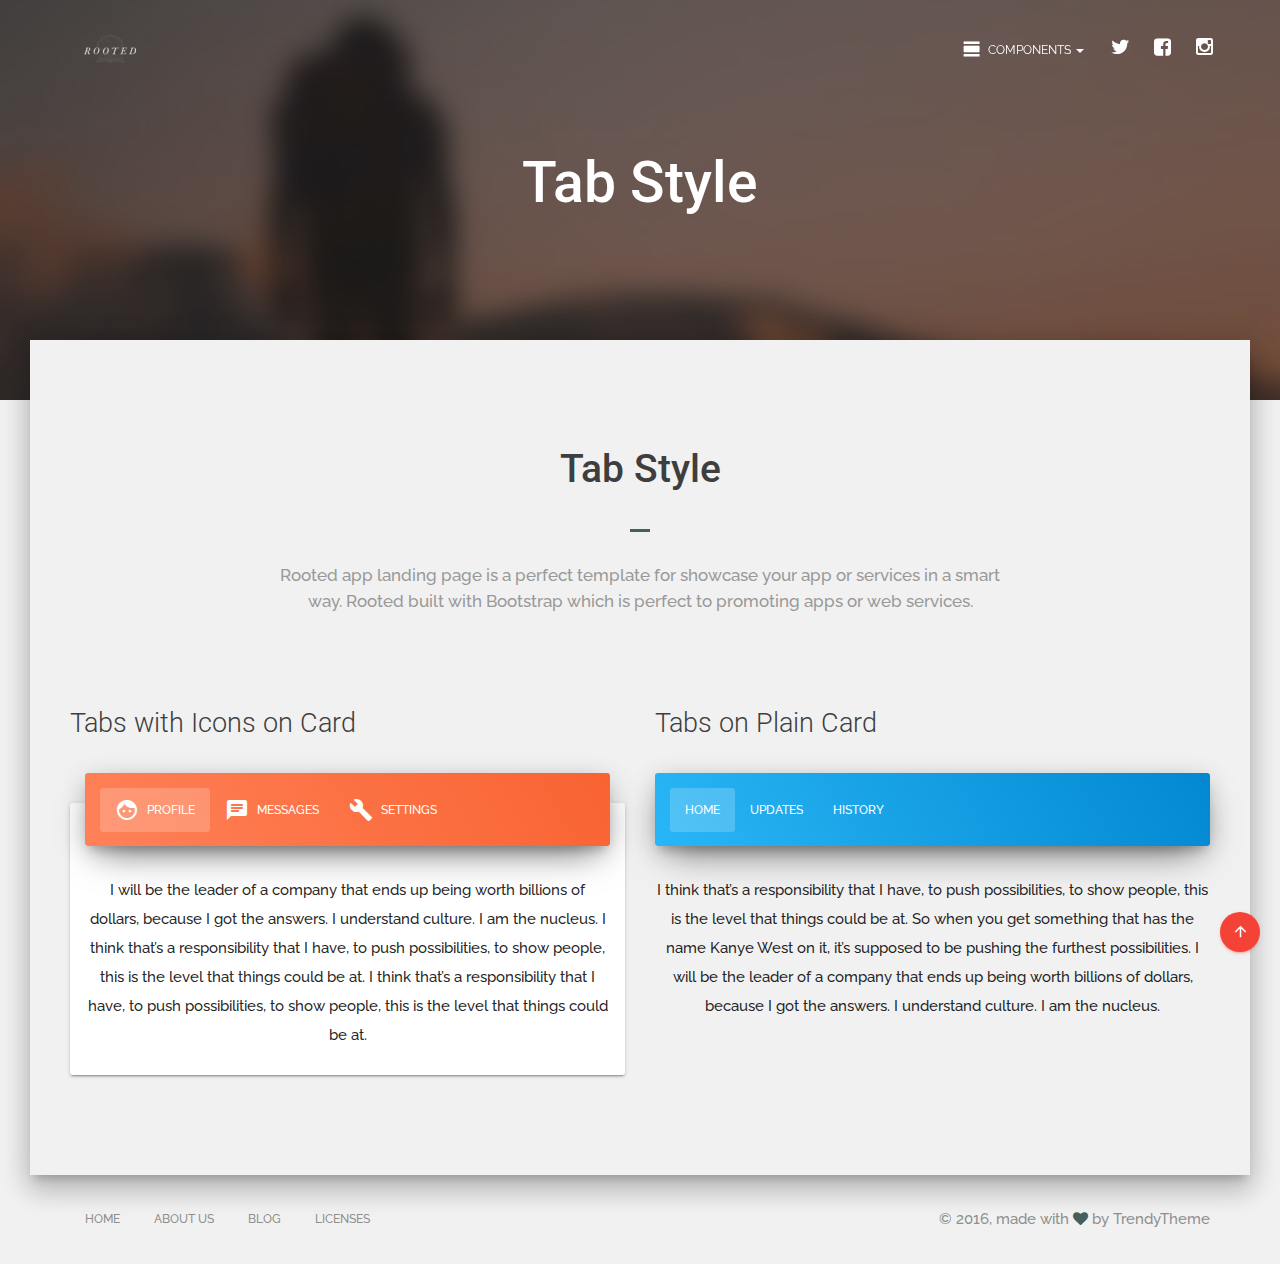
<file: shortcode-tab.html>
<!DOCTYPE html>
<html lang="en">
<head>
    <meta charset="utf-8">
    <meta http-equiv="X-UA-Compatible" content="IE=edge">
    <meta name="viewport" content="width=device-width, initial-scale=1">
    <meta name="description" content="Nppy material design app landing page">
    <meta name="keywords" content="android, app, app landing page, product launch, product startup, material, software, technology, parallax">
    <meta name="author" content="trendytheme.net">

    <title>Nppy</title>

    <!--  favicon -->
    <link rel="shortcut icon" href="assets/img/ico/favicon.png">
    <!--  apple-touch-icon -->
    <link rel="apple-touch-icon-precomposed" sizes="144x144" href="assets/img/ico/apple-touch-icon-144-precomposed.png">
    <link rel="apple-touch-icon-precomposed" sizes="114x114" href="assets/img/ico/apple-touch-icon-114-precomposed.png">
    <link rel="apple-touch-icon-precomposed" sizes="72x72" href="assets/img/ico/apple-touch-icon-72-precomposed.png">
    <link rel="apple-touch-icon-precomposed" href="assets/img/ico/apple-touch-icon-57-precomposed.png">

	<!--  Fonts and icons -->
    <link rel="stylesheet" type="text/css" href="https://fonts.googleapis.com/css?family=Roboto:300,400,500,700" />
    <link href="https://fonts.googleapis.com/css?family=Raleway:400,400i,500,600,700" rel="stylesheet">
    <!-- FontAwesome CSS -->
    <link href="assets/fonts/font-awesome/css/font-awesome.min.css" rel="stylesheet">
    <!-- Material Icons CSS -->
    <link href="assets/fonts/iconfont/material-icons.css" rel="stylesheet">

    <!-- animate css -->
    <link href="assets/css/animate.css" rel="stylesheet">
    <!-- magnific-popup -->
    <link href="assets/magnific-popup/magnific-popup.css" rel="stylesheet">
    <!-- owl.carousel -->
    <link href="assets/owl.carousel/assets/owl.carousel.css" rel="stylesheet">
    <link href="assets/owl.carousel/assets/owl.theme.default.min.css" rel="stylesheet">
    <!-- flexslider -->
    <link href="assets/flexSlider/flexslider.css" rel="stylesheet">
    <!-- swiper -->
    <link href="assets/css/swiper.css" rel="stylesheet" />
    <!-- bootstrap -->
    <link href="assets/css/bootstrap.min.css" rel="stylesheet" />
    <!-- material-kit -->
    <link href="assets/css/material-kit.css" rel="stylesheet"/>
    <!-- main stylesheet -->
    <link href="style.css" rel="stylesheet"/>


    <!-- Choose your default colors -->
    <link rel="stylesheet" href="assets/css/colors/color1.css">
    <!-- <link rel="stylesheet" href="assets/css/colors/color2.css"> -->
    <!-- <link rel="stylesheet" href="assets/css/colors/color3.css"> -->
    <!-- <link rel="stylesheet" href="assets/css/colors/color4.css"> -->
    <!-- <link rel="stylesheet" href="assets/css/colors/color5.css"> -->
    <!-- <link rel="stylesheet" href="assets/css/colors/color6.css"> -->


    <!-- HTML5 shim and Respond.js for IE8 support of HTML5 elements and media queries -->
    <!-- WARNING: Respond.js doesn't work if you view the page via file:// -->
    <!--[if lt IE 9]>
      <script src="https://oss.maxcdn.com/html5shiv/3.7.2/html5shiv.min.js"></script>
      <script src="https://oss.maxcdn.com/respond/1.4.2/respond.min.js"></script>
    <![endif]-->
</head>

<body id="top">
    <nav class="navbar navbar-transparent navbar-fixed-top navbar-color-on-scroll">
    	<div class="container">
        	<!-- Brand and toggle get grouped for better mobile display -->
        	<div class="navbar-header">
        		<button type="button" class="navbar-toggle" data-toggle="collapse" data-target="#tt-navigation">
            		<span class="sr-only">Toggle navigation</span>
		            <span class="icon-bar"></span>
		            <span class="icon-bar"></span>
		            <span class="icon-bar"></span>
        		</button>
        		<a class="navbar-brand" href="index.html"><img src="assets/img/logo.png" alt="Appy Logo"></a>
        	</div><!-- /.navbar-header -->

        	<div class="collapse navbar-collapse" id="tt-navigation">
        		<ul class="nav navbar-nav navbar-right">

        			<!-- sample menu -->
    				<!-- <li><a href="#">Home</a></li> -->

    				<li class="dropdown">
						<a href="#" class="dropdown-toggle" data-toggle="dropdown">
							<i class="material-icons">view_day</i> Components
							<b class="caret"></b>
						</a>
						<ul class="dropdown-menu dropdown-with-icons">
							<li>
								<a href="shortcode-alert.html">
									<i class="material-icons">warning</i> &nbsp; Alerts
								</a>
							</li>
							<li>
								<a href="shortcode-button.html">
									<i class="material-icons">touch_app</i> &nbsp; Buttons
								</a>
							</li>
							<li>
								<a href="shortcode-form.html">
									<i class="material-icons">chrome_reader_mode</i> &nbsp; Forms
								</a>
							</li>
							<li>
								<a href="shortcode-navigation.html">
									<i class="material-icons">menu</i> &nbsp; Navigation
								</a>
							</li>
							<li>
								<a href="shortcode-gallery.html">
									<i class="material-icons">view_carousel</i> &nbsp; Gallery
								</a>
							</li>
							<li>
								<a href="shortcode-progressbar.html">
									<i class="material-icons">subject</i> &nbsp; Progressbar
								</a>
							</li>
							<li>
								<a href="shortcode-tab.html">
									<i class="material-icons">web</i> &nbsp; Tab
								</a>
							</li>
							<li>
								<a href="shortcode-tooltip.html">
									<i class="material-icons">chat</i> &nbsp; Tooltip
								</a>
							</li>
							<li>
								<a href="typography.html">
									<i class="material-icons">format_line_spacing</i> &nbsp; Typography
								</a>
							</li>

						</ul>
					</li>

					<!-- social menu -->
					<li>
						<a rel="tooltip" title="Follow us on Twitter" data-placement="bottom" href="#" target="_blank" class="btn btn-white btn-simple btn-just-icon">
							<i class="fa fa-twitter"></i>
						</a>
					</li>
					<li>
						<a rel="tooltip" title="Like us on Facebook" data-placement="bottom" href="#" target="_blank" class="btn btn-white btn-simple btn-just-icon">
							<i class="fa fa-facebook-square"></i>
						</a>
					</li>
					<li>
						<a rel="tooltip" title="Follow us on Instagram" data-placement="bottom" href="#" target="_blank" class="btn btn-white btn-simple btn-just-icon">
							<i class="fa fa-instagram"></i>
						</a>
					</li>
        		</ul><!-- /.navbar-nav -->
        	</div><!-- /.navbar-collapse -->
    	</div><!-- /.container -->
    </nav><!-- /.navbar -->

    <div class="wrapper">

    	<!-- header -->
		<div class="header tt-page-header filter dark-6" style="background-image: url('assets/img/cover.jpg');">
			<div class="container">
				<div class="row">
					<div class="col-md-6 col-md-offset-3">
						<h1 class="title text-center">Tab Style</h1>
					</div>
				</div>
			</div>
		</div>
        <!-- end header -->


		<!-- Main Content Start -->
		<div class="main main-raised">

			<div class="section-padding light-grey-bg">
		    	<div class="container">
					<div class="row margin-bottom-80 text-center">
		                <div class="col-md-8 col-md-offset-2">
		                    <h2 class="title wow fadeInUp">Tab Style</h2>
		                    <div class="section-divider"></div>
		                    <p class="description wow fadeInUp">Rooted app landing page is a perfect template for showcase your app or services in a smart way. Rooted built with Bootstrap which is perfect to promoting apps or web services.</p>
		                </div>
		            </div><!-- /.row -->

					<div class="row">
						<div class="col-md-6">
							<div class="title">
								<h3>Tabs with Icons on Card</h3>
							</div>

							<!-- Tabs with icons on Card -->
							<div class="card card-nav-tabs">
								<div class="header header-primary">
									<!-- colors: "header-primary", "header-info", "header-success", "header-warning", "header-danger" -->
									<div class="nav-tabs-navigation">
										<div class="nav-tabs-wrapper">
											<ul class="nav nav-tabs" data-tabs="tabs">
												<li class="active">
													<a href="#profile" data-toggle="tab">
														<i class="material-icons">face</i>
														Profile
													</a>
												</li>
												<li>
													<a href="#messages" data-toggle="tab">
														<i class="material-icons">chat</i>
														Messages
													</a>
												</li>
												<li>
													<a href="#settings" data-toggle="tab">
														<i class="material-icons">build</i>
														Settings
													</a>

												</li>
											</ul>
										</div>
									</div>
								</div>
								<div class="content">
									<div class="tab-content text-center">
										<div class="tab-pane active" id="profile">
											<p> I will be the leader of a company that ends up being worth billions of dollars, because I got the answers. I understand culture. I am the nucleus. I think that’s a responsibility that I have, to push possibilities, to show people, this is the level that things could be at. I think that’s a responsibility that I have, to push possibilities, to show people, this is the level that things could be at. </p>
										</div>
										<div class="tab-pane" id="messages">
											<p> I think that’s a responsibility that I have, to push possibilities, to show people, this is the level that things could be at. I will be the leader of a company that ends up being worth billions of dollars, because I got the answers. I understand culture. I am the nucleus. I think that’s a responsibility that I have, to push possibilities, to show people, this is the level that things could be at.</p>
										</div>
										<div class="tab-pane" id="settings">
											<p>I think that’s a responsibility that I have, to push possibilities, to show people, this is the level that things could be at. So when you get something that has the name Kanye West on it, it’s supposed to be pushing the furthest possibilities. I will be the leader of a company that ends up being worth billions of dollars, because I got the answers. I understand culture. I am the nucleus.</p>
										</div>
									</div>
								</div>
							</div>
							<!-- End Tabs with icons on Card -->

						</div>

						<div class="col-md-6">
							<div class="title">
								<h3>Tabs on Plain Card</h3>
							</div>

							<!-- Tabs on Plain Card -->
							<div class="card card-nav-tabs card-plain">
								<div class="header header-info">
									<!-- colors: "header-primary", "header-info", "header-success", "header-warning", "header-danger" -->
									<div class="nav-tabs-navigation">
										<div class="nav-tabs-wrapper">
											<ul class="nav nav-tabs" data-tabs="tabs">
												<li class="active"><a href="#home" data-toggle="tab">Home</a></li>
												<li><a href="#updates" data-toggle="tab">Updates</a></li>
												<li><a href="#history" data-toggle="tab">History</a></li>
											</ul>
										</div>
									</div>
								</div>
								<div class="content">
									<div class="tab-content text-center">
										<div class="tab-pane active" id="home">
											<p>I think that’s a responsibility that I have, to push possibilities, to show people, this is the level that things could be at. So when you get something that has the name Kanye West on it, it’s supposed to be pushing the furthest possibilities. I will be the leader of a company that ends up being worth billions of dollars, because I got the answers. I understand culture. I am the nucleus.</p>
										</div>
										<div class="tab-pane" id="updates">
											<p> I will be the leader of a company that ends up being worth billions of dollars, because I got the answers. I understand culture. I am the nucleus. I think that’s a responsibility that I have, to push possibilities, to show people, this is the level that things could be at. I think that’s a responsibility that I have, to push possibilities, to show people, this is the level that things could be at. </p>
										</div>
										<div class="tab-pane" id="history">
											<p> I think that’s a responsibility that I have, to push possibilities, to show people, this is the level that things could be at. I will be the leader of a company that ends up being worth billions of dollars, because I got the answers. I understand culture. I am the nucleus. I think that’s a responsibility that I have, to push possibilities, to show people, this is the level that things could be at.</p>
										</div>
									</div>
								</div>
							</div>
							<!-- End Tabs on plain Card -->
						</div>

					</div><!-- /.row -->

		    	</div><!-- /.container -->
		    </div>
		</div>
		<!-- End Main Content -->


	    <footer class="footer">
	        <div class="container">
	            <nav class="pull-left">
	                <ul>
	                    <li>
	                        <a href="#">Home</a>
	                    </li>
						<li>
	                        <a href="#">About Us</a>
	                    </li>
	                    <li>
	                        <a href="#">Blog</a>
	                    </li>
	                    <li>
	                        <a href="#">Licenses</a>
	                    </li>
	                </ul>
	            </nav>
	            <div class="copyright pull-right">
	                &copy; 2016, made with <span class="primary-color"><i class="fa fa-heart heart"></i></span> by TrendyTheme
	            </div>
	        </div>
	    </footer>


        <div id="backTop">
			<a href="#top" class="btn btn-danger btn-fab btn-fab-mini btn-round page-scroll"><i class="material-icons">&#xE5D8;</i></a>
        </div> 

	</div><!-- /.wrapper -->


     <!--  preloader start -->
    <div id="tt-preloader">
        <div class="tt-preloader-wave"></div>
    </div>
    <!-- preloader end -->



	<!--   Core JS Files   -->
	<script src="assets/js/jquery.min.js"></script>
	<script src="assets/js/bootstrap.min.js"></script>
	<script src="assets/js/material.min.js"></script>
	<script src="assets/js/jquery.easing.min.js"></script>
	<script src="assets/js/smoothscroll.min.js"></script>
    <script src="assets/js/jquery.stellar.min.js"></script>
    <script src="assets/js/imagesloaded.js"></script>
    <script src="assets/js/jquery.countTo.min.js"></script>
    <script src="assets/js/jquery.inview.min.js"></script>
	<script src="assets/owl.carousel/owl.carousel.min.js"></script>
	<script src="assets/flexSlider/jquery.flexslider-min.js"></script>
	<script src="assets/js/swiper.jquery.min.js"></script>
	<script src="assets/js/wow.min.js"></script>
	<script src="assets/magnific-popup/jquery.magnific-popup.min.js"></script>
	<script src="assets/js/material-kit.js"></script>
	<script src="assets/js/scripts.js"></script>
</body>

</html>
</file>
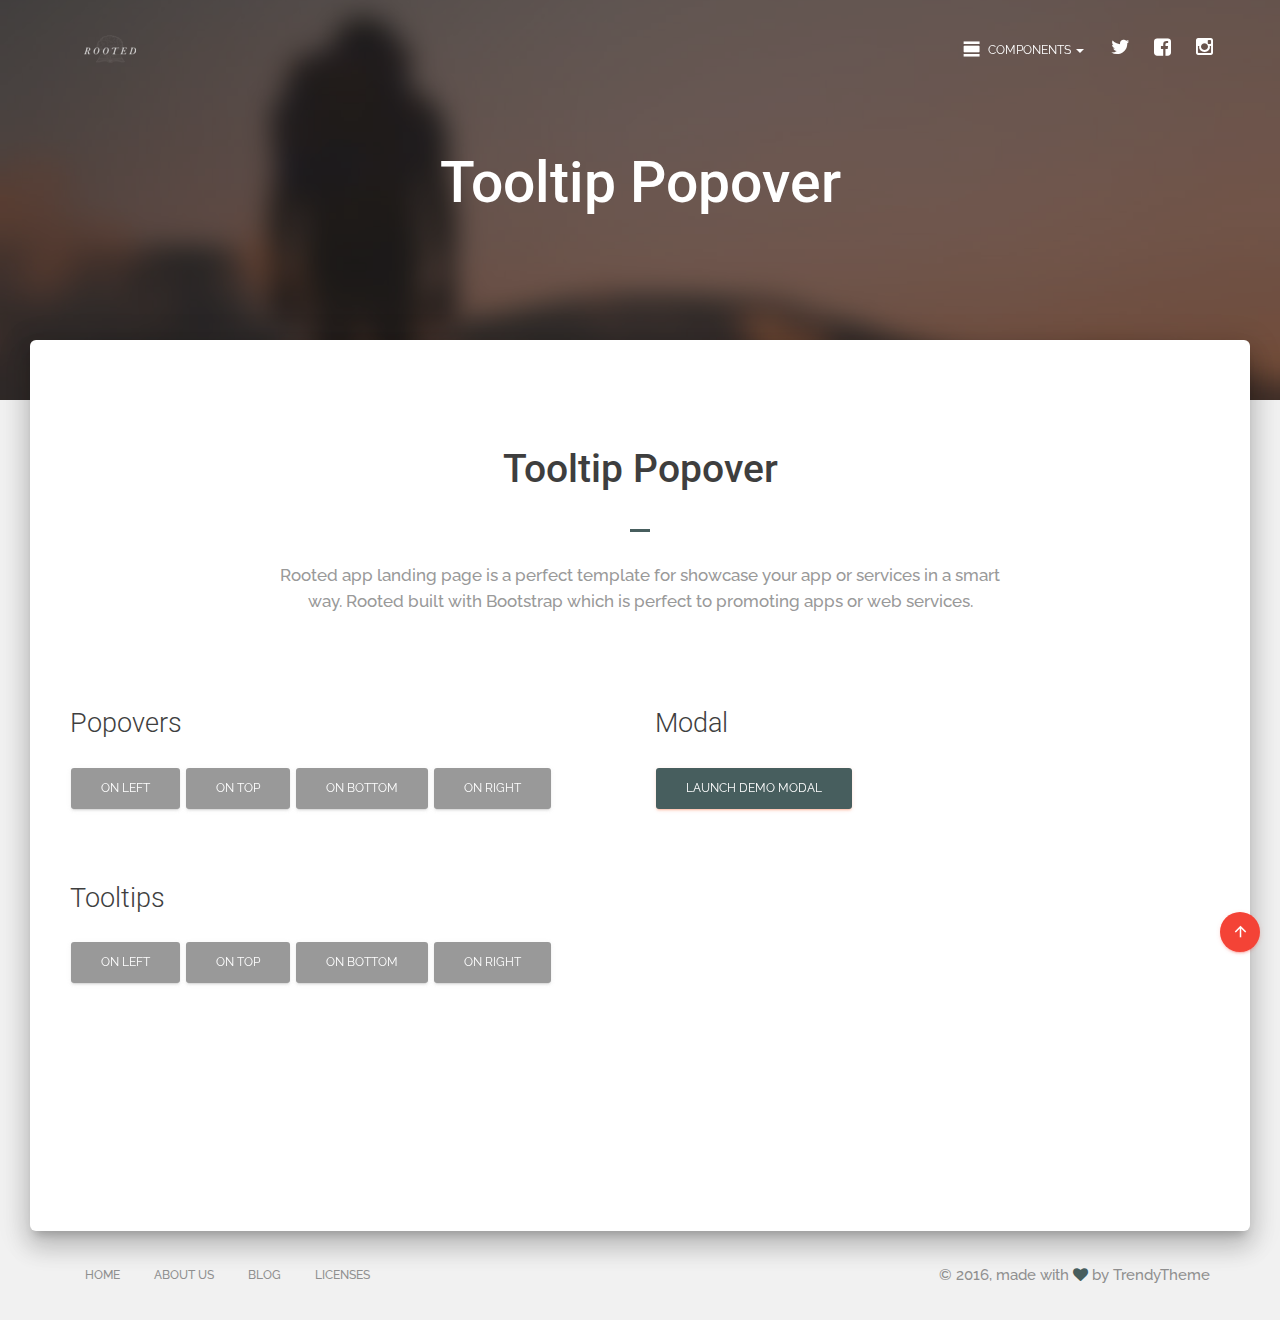
<file: shortcode-tooltip.html>
<!DOCTYPE html>
<html lang="en">
<head>
    <meta charset="utf-8">
    <meta http-equiv="X-UA-Compatible" content="IE=edge">
    <meta name="viewport" content="width=device-width, initial-scale=1">
    <meta name="description" content="Nppy material design app landing page">
    <meta name="keywords" content="android, app, app landing page, product launch, product startup, material, software, technology, parallax">
    <meta name="author" content="trendytheme.net">

    <title>Nppy</title>

    <!--  favicon -->
    <link rel="shortcut icon" href="assets/img/ico/favicon.png">
    <!--  apple-touch-icon -->
    <link rel="apple-touch-icon-precomposed" sizes="144x144" href="assets/img/ico/apple-touch-icon-144-precomposed.png">
    <link rel="apple-touch-icon-precomposed" sizes="114x114" href="assets/img/ico/apple-touch-icon-114-precomposed.png">
    <link rel="apple-touch-icon-precomposed" sizes="72x72" href="assets/img/ico/apple-touch-icon-72-precomposed.png">
    <link rel="apple-touch-icon-precomposed" href="assets/img/ico/apple-touch-icon-57-precomposed.png">

	<!--  Fonts and icons -->
    <link rel="stylesheet" type="text/css" href="https://fonts.googleapis.com/css?family=Roboto:300,400,500,700" />
    <link href="https://fonts.googleapis.com/css?family=Raleway:400,400i,500,600,700" rel="stylesheet">
    <!-- FontAwesome CSS -->
    <link href="assets/fonts/font-awesome/css/font-awesome.min.css" rel="stylesheet">
    <!-- Material Icons CSS -->
    <link href="assets/fonts/iconfont/material-icons.css" rel="stylesheet">

    <!-- animate css -->
    <link href="assets/css/animate.css" rel="stylesheet">
    <!-- magnific-popup -->
    <link href="assets/magnific-popup/magnific-popup.css" rel="stylesheet">
    <!-- owl.carousel -->
    <link href="assets/owl.carousel/assets/owl.carousel.css" rel="stylesheet">
    <link href="assets/owl.carousel/assets/owl.theme.default.min.css" rel="stylesheet">
    <!-- flexslider -->
    <link href="assets/flexSlider/flexslider.css" rel="stylesheet">
    <!-- swiper -->
    <link href="assets/css/swiper.css" rel="stylesheet" />
    <!-- bootstrap -->
    <link href="assets/css/bootstrap.min.css" rel="stylesheet" />
    <!-- material-kit -->
    <link href="assets/css/material-kit.css" rel="stylesheet"/>
    <!-- main stylesheet -->
    <link href="style.css" rel="stylesheet"/>


    <!-- Choose your default colors -->
    <link rel="stylesheet" href="assets/css/colors/color1.css">
    <!-- <link rel="stylesheet" href="assets/css/colors/color2.css"> -->
    <!-- <link rel="stylesheet" href="assets/css/colors/color3.css"> -->
    <!-- <link rel="stylesheet" href="assets/css/colors/color4.css"> -->
    <!-- <link rel="stylesheet" href="assets/css/colors/color5.css"> -->
    <!-- <link rel="stylesheet" href="assets/css/colors/color6.css"> -->


    <!-- HTML5 shim and Respond.js for IE8 support of HTML5 elements and media queries -->
    <!-- WARNING: Respond.js doesn't work if you view the page via file:// -->
    <!--[if lt IE 9]>
      <script src="https://oss.maxcdn.com/html5shiv/3.7.2/html5shiv.min.js"></script>
      <script src="https://oss.maxcdn.com/respond/1.4.2/respond.min.js"></script>
    <![endif]-->
</head>

<body id="top">
    <nav class="navbar navbar-transparent navbar-fixed-top navbar-color-on-scroll">
    	<div class="container">
        	<!-- Brand and toggle get grouped for better mobile display -->
        	<div class="navbar-header">
        		<button type="button" class="navbar-toggle" data-toggle="collapse" data-target="#tt-navigation">
            		<span class="sr-only">Toggle navigation</span>
		            <span class="icon-bar"></span>
		            <span class="icon-bar"></span>
		            <span class="icon-bar"></span>
        		</button>
        		<a class="navbar-brand" href="index.html"><img src="assets/img/logo.png" alt="Appy Logo"></a>
        	</div><!-- /.navbar-header -->

        	<div class="collapse navbar-collapse" id="tt-navigation">
        		<ul class="nav navbar-nav navbar-right">

        			<!-- sample menu -->
    				<!-- <li><a href="#">Home</a></li> -->

    				<li class="dropdown">
						<a href="#" class="dropdown-toggle" data-toggle="dropdown">
							<i class="material-icons">view_day</i> Components
							<b class="caret"></b>
						</a>
						<ul class="dropdown-menu dropdown-with-icons">
							<li>
								<a href="shortcode-alert.html">
									<i class="material-icons">warning</i> &nbsp; Alerts
								</a>
							</li>
							<li>
								<a href="shortcode-button.html">
									<i class="material-icons">touch_app</i> &nbsp; Buttons
								</a>
							</li>
							<li>
								<a href="shortcode-form.html">
									<i class="material-icons">chrome_reader_mode</i> &nbsp; Forms
								</a>
							</li>
							<li>
								<a href="shortcode-navigation.html">
									<i class="material-icons">menu</i> &nbsp; Navigation
								</a>
							</li>
							<li>
								<a href="shortcode-gallery.html">
									<i class="material-icons">view_carousel</i> &nbsp; Gallery
								</a>
							</li>
							<li>
								<a href="shortcode-progressbar.html">
									<i class="material-icons">subject</i> &nbsp; Progressbar
								</a>
							</li>
							<li>
								<a href="shortcode-tab.html">
									<i class="material-icons">web</i> &nbsp; Tab
								</a>
							</li>
							<li>
								<a href="shortcode-tooltip.html">
									<i class="material-icons">chat</i> &nbsp; Tooltip
								</a>
							</li>
							<li>
								<a href="typography.html">
									<i class="material-icons">format_line_spacing</i> &nbsp; Typography
								</a>
							</li>

						</ul>
					</li>

					<!-- social menu -->
					<li>
						<a rel="tooltip" title="Follow us on Twitter" data-placement="bottom" href="#" target="_blank" class="btn btn-white btn-simple btn-just-icon">
							<i class="fa fa-twitter"></i>
						</a>
					</li>
					<li>
						<a rel="tooltip" title="Like us on Facebook" data-placement="bottom" href="#" target="_blank" class="btn btn-white btn-simple btn-just-icon">
							<i class="fa fa-facebook-square"></i>
						</a>
					</li>
					<li>
						<a rel="tooltip" title="Follow us on Instagram" data-placement="bottom" href="#" target="_blank" class="btn btn-white btn-simple btn-just-icon">
							<i class="fa fa-instagram"></i>
						</a>
					</li>
        		</ul><!-- /.navbar-nav -->
        	</div><!-- /.navbar-collapse -->
    	</div><!-- /.container -->
    </nav><!-- /.navbar -->

    <div class="wrapper">

    	<!-- header -->
		<div class="header tt-page-header filter dark-6" style="background-image: url('assets/img/cover.jpg');">
			<div class="container">
				<div class="row">
					<div class="col-md-6 col-md-offset-3">
						<h1 class="title text-center">Tooltip Popover</h1>
					</div>
				</div>
			</div>
		</div>
        <!-- end header -->


		<!-- Main Content Start -->
		<div class="main main-raised">

			<div class="section-padding">
		    	<div class="container margin-bottom-80">
					<div class="row margin-bottom-80 text-center">
		                <div class="col-md-8 col-md-offset-2">
		                    <h2 class="title wow fadeInUp">Tooltip Popover</h2>
		                    <div class="section-divider"></div>
		                    <p class="description wow fadeInUp">Rooted app landing page is a perfect template for showcase your app or services in a smart way. Rooted built with Bootstrap which is perfect to promoting apps or web services.</p>
		                </div>
		            </div><!-- /.row -->
			
		            <div class="row" id="modals">

		                <div class="col-md-6">
							<div class="title">
		                        <h3>Popovers</h3>
		                    </div>

		                    <button type="button" class="btn btn-default" data-toggle="popover" data-placement="left" title="Popover on left" data-content="Here will be some very useful information about his popover.<br> Here will be some very useful information about his popover." data-container="body">On left</button>

							<button type="button" class="btn btn-default" data-toggle="popover" data-placement="top" title="Popover on top" data-content="Here will be some very useful information about his popover." data-container="body">On top</button>

							<button type="button" class="btn btn-default" data-toggle="popover" data-placement="bottom" title="Popover on bottom" data-content="Here will be some very useful information about his popover." data-container="body">On bottom</button>

		                    <button type="button" class="btn btn-default" data-toggle="popover" data-placement="right" title="Popover on right" data-content="Here will be some very useful information about his popover." data-container="body">On right</button>


							<div class="margin-bottom-60"></div>

							
							<div class="title">
								<h3>Tooltips</h3>
							</div>

							<button type="button" class="btn btn-default btn-tooltip" data-toggle="tooltip" data-placement="left" title="Tooltip on left" data-container="body">On left</button>

							<button type="button" class="btn btn-default btn-tooltip" data-toggle="tooltip" data-placement="top" title="Tooltip on top" data-container="body">On top</button>

							<button type="button" class="btn btn-default btn-tooltip" data-toggle="tooltip" data-placement="bottom" title="Tooltip on bottom" data-container="body">On bottom</button>

							<button type="button" class="btn btn-default btn-tooltip" data-toggle="tooltip" data-placement="right" title="Tooltip on right" data-container="body">On right</button>

			                <div class="clearfix"></div><br><br>
		                </div>

		                <div class="col-md-6">
		                    <div class="title">
		                        <h3>Modal</h3>
		                    </div>

		                    <button class="btn btn-primary" data-toggle="modal" data-target="#myModal">
		                      Launch demo modal
		                    </button>
		                </div>

					</div>
		    	</div><!-- /.container -->
		    </div>
		</div>
		<!-- End Main Content -->


	    <footer class="footer">
	        <div class="container">
	            <nav class="pull-left">
	                <ul>
	                    <li>
	                        <a href="#">Home</a>
	                    </li>
						<li>
	                        <a href="#">About Us</a>
	                    </li>
	                    <li>
	                        <a href="#">Blog</a>
	                    </li>
	                    <li>
	                        <a href="#">Licenses</a>
	                    </li>
	                </ul>
	            </nav>
	            <div class="copyright pull-right">
	                &copy; 2016, made with <span class="primary-color"><i class="fa fa-heart heart"></i></span> by TrendyTheme
	            </div>
	        </div>
	    </footer>


        <div id="backTop">
			<a href="#top" class="btn btn-danger btn-fab btn-fab-mini btn-round page-scroll"><i class="material-icons">&#xE5D8;</i></a>
        </div> 

	</div><!-- /.wrapper -->



	<!-- Sart Modal -->
	<div class="modal fade" id="myModal" tabindex="-1" role="dialog" aria-labelledby="myModalLabel" aria-hidden="true">
		<div class="modal-dialog">
			<div class="modal-content">
				<div class="modal-header">
					<button type="button" class="close" data-dismiss="modal" aria-hidden="true">
						<i class="material-icons">clear</i>
					</button>
					<h4 class="modal-title">Modal title</h4>
				</div>
				<div class="modal-body">
					<p>Far far away, behind the word mountains, far from the countries Vokalia and Consonantia, there live the blind texts. Separated they live in Bookmarksgrove right at the coast of the Semantics, a large language ocean. A small river named Duden flows by their place and supplies it with the necessary regelialia. It is a paradisematic country, in which roasted parts of sentences fly into your mouth. Even the all-powerful Pointing has no control about the blind texts it is an almost unorthographic life One day however a small line of blind text by the name of Lorem Ipsum decided to leave for the far World of Grammar.
					</p>
				</div>
				<div class="modal-footer">
					<button type="button" class="btn btn-default btn-simple">Nice Button</button>
					<button type="button" class="btn btn-danger btn-simple" data-dismiss="modal">Close</button>
				</div>
			</div>
		</div>
	</div>
	<!--  End Modal -->


     <!--  preloader start -->
    <div id="tt-preloader">
        <div class="tt-preloader-wave"></div>
    </div>
    <!-- preloader end -->


	<!--   Core JS Files   -->
	<script src="assets/js/jquery.min.js"></script>
	<script src="assets/js/bootstrap.min.js"></script>
	<script src="assets/js/material.min.js"></script>
	<script src="assets/js/jquery.easing.min.js"></script>
	<script src="assets/js/smoothscroll.min.js"></script>
    <script src="assets/js/jquery.stellar.min.js"></script>
    <script src="assets/js/imagesloaded.js"></script>
    <script src="assets/js/jquery.countTo.min.js"></script>
    <script src="assets/js/jquery.inview.min.js"></script>
	<script src="assets/owl.carousel/owl.carousel.min.js"></script>
	<script src="assets/flexSlider/jquery.flexslider-min.js"></script>
	<script src="assets/js/swiper.jquery.min.js"></script>
	<script src="assets/js/wow.min.js"></script>
	<script src="assets/magnific-popup/jquery.magnific-popup.min.js"></script>
	<script src="assets/js/material-kit.js"></script>
	<script src="assets/js/scripts.js"></script>
</body>

</html>
</file>
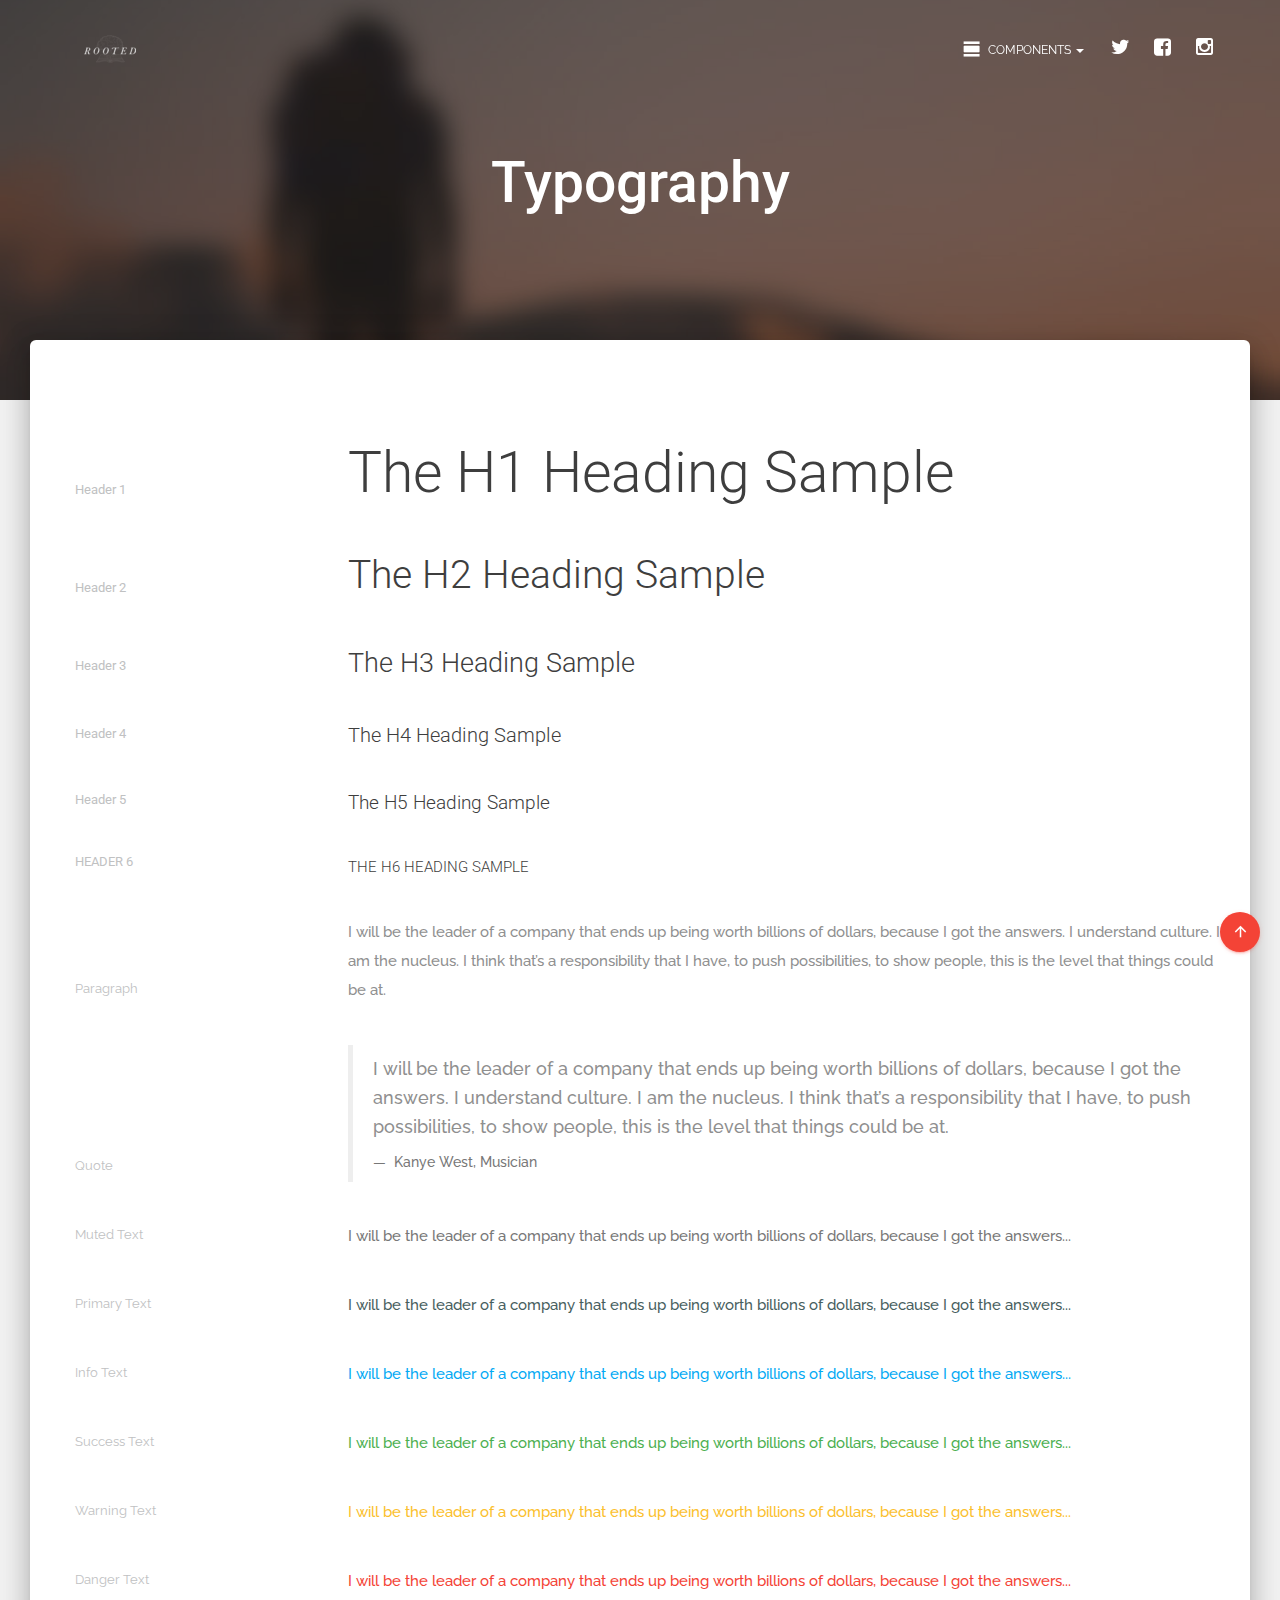
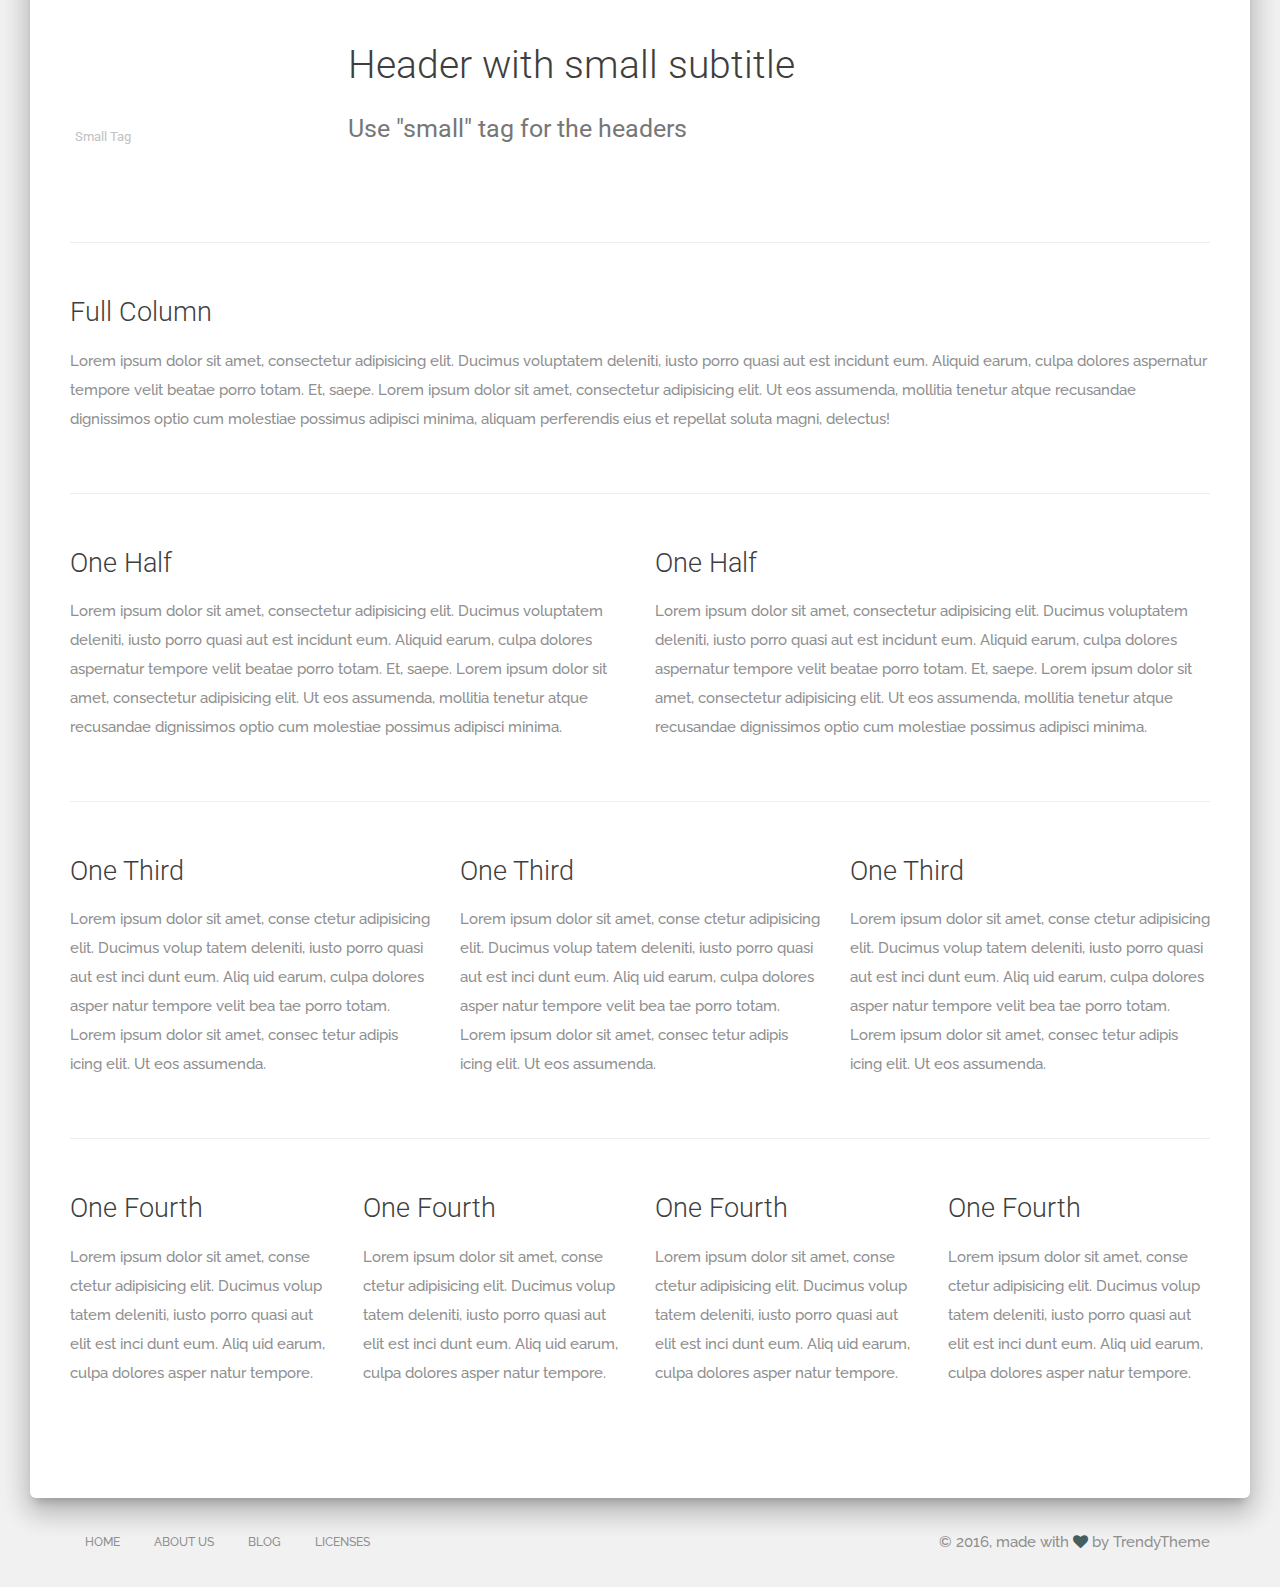
<file: typography.html>
<!DOCTYPE html>
<html lang="en">
<head>
    <meta charset="utf-8">
    <meta http-equiv="X-UA-Compatible" content="IE=edge">
    <meta name="viewport" content="width=device-width, initial-scale=1">
    <meta name="description" content="Nppy material design app landing page">
    <meta name="keywords" content="android, app, app landing page, product launch, product startup, material, software, technology, parallax">
    <meta name="author" content="trendytheme.net">

    <title>Nppy</title>

    <!--  favicon -->
    <link rel="shortcut icon" href="assets/img/ico/favicon.png">
    <!--  apple-touch-icon -->
    <link rel="apple-touch-icon-precomposed" sizes="144x144" href="assets/img/ico/apple-touch-icon-144-precomposed.png">
    <link rel="apple-touch-icon-precomposed" sizes="114x114" href="assets/img/ico/apple-touch-icon-114-precomposed.png">
    <link rel="apple-touch-icon-precomposed" sizes="72x72" href="assets/img/ico/apple-touch-icon-72-precomposed.png">
    <link rel="apple-touch-icon-precomposed" href="assets/img/ico/apple-touch-icon-57-precomposed.png">

	<!--  Fonts and icons -->
    <link rel="stylesheet" type="text/css" href="https://fonts.googleapis.com/css?family=Roboto:300,400,500,700" />
    <link href="https://fonts.googleapis.com/css?family=Raleway:400,400i,500,600,700" rel="stylesheet">
    <!-- FontAwesome CSS -->
    <link href="assets/fonts/font-awesome/css/font-awesome.min.css" rel="stylesheet">
    <!-- Material Icons CSS -->
    <link href="assets/fonts/iconfont/material-icons.css" rel="stylesheet">

    <!-- animate css -->
    <link href="assets/css/animate.css" rel="stylesheet">
    <!-- magnific-popup -->
    <link href="assets/magnific-popup/magnific-popup.css" rel="stylesheet">
    <!-- owl.carousel -->
    <link href="assets/owl.carousel/assets/owl.carousel.css" rel="stylesheet">
    <link href="assets/owl.carousel/assets/owl.theme.default.min.css" rel="stylesheet">
    <!-- flexslider -->
    <link href="assets/flexSlider/flexslider.css" rel="stylesheet">
    <!-- swiper -->
    <link href="assets/css/swiper.css" rel="stylesheet" />
    <!-- bootstrap -->
    <link href="assets/css/bootstrap.min.css" rel="stylesheet" />
    <!-- material-kit -->
    <link href="assets/css/material-kit.css" rel="stylesheet"/>
    <!-- main stylesheet -->
    <link href="style.css" rel="stylesheet"/>


    <!-- Choose your default colors -->
    <link rel="stylesheet" href="assets/css/colors/color1.css">
    <!-- <link rel="stylesheet" href="assets/css/colors/color2.css"> -->
    <!-- <link rel="stylesheet" href="assets/css/colors/color3.css"> -->
    <!-- <link rel="stylesheet" href="assets/css/colors/color4.css"> -->
    <!-- <link rel="stylesheet" href="assets/css/colors/color5.css"> -->
    <!-- <link rel="stylesheet" href="assets/css/colors/color6.css"> -->


    <!-- HTML5 shim and Respond.js for IE8 support of HTML5 elements and media queries -->
    <!-- WARNING: Respond.js doesn't work if you view the page via file:// -->
    <!--[if lt IE 9]>
      <script src="https://oss.maxcdn.com/html5shiv/3.7.2/html5shiv.min.js"></script>
      <script src="https://oss.maxcdn.com/respond/1.4.2/respond.min.js"></script>
    <![endif]-->
</head>

<body id="top">
    <nav class="navbar navbar-transparent navbar-fixed-top navbar-color-on-scroll">
    	<div class="container">
        	<!-- Brand and toggle get grouped for better mobile display -->
        	<div class="navbar-header">
        		<button type="button" class="navbar-toggle" data-toggle="collapse" data-target="#tt-navigation">
            		<span class="sr-only">Toggle navigation</span>
		            <span class="icon-bar"></span>
		            <span class="icon-bar"></span>
		            <span class="icon-bar"></span>
        		</button>
        		<a class="navbar-brand" href="index.html"><img src="assets/img/logo.png" alt="Appy Logo"></a>
        	</div><!-- /.navbar-header -->

        	<div class="collapse navbar-collapse" id="tt-navigation">
        		<ul class="nav navbar-nav navbar-right">

        			<!-- sample menu -->
    				<!-- <li><a href="#">Home</a></li> -->

    				<li class="dropdown">
						<a href="#" class="dropdown-toggle" data-toggle="dropdown">
							<i class="material-icons">view_day</i> Components
							<b class="caret"></b>
						</a>
						<ul class="dropdown-menu dropdown-with-icons">
							<li>
								<a href="shortcode-alert.html">
									<i class="material-icons">warning</i> &nbsp; Alerts
								</a>
							</li>
							<li>
								<a href="shortcode-button.html">
									<i class="material-icons">touch_app</i> &nbsp; Buttons
								</a>
							</li>
							<li>
								<a href="shortcode-form.html">
									<i class="material-icons">chrome_reader_mode</i> &nbsp; Forms
								</a>
							</li>
							<li>
								<a href="shortcode-navigation.html">
									<i class="material-icons">menu</i> &nbsp; Navigation
								</a>
							</li>
							<li>
								<a href="shortcode-gallery.html">
									<i class="material-icons">view_carousel</i> &nbsp; Gallery
								</a>
							</li>
							<li>
								<a href="shortcode-progressbar.html">
									<i class="material-icons">subject</i> &nbsp; Progressbar
								</a>
							</li>
							<li>
								<a href="shortcode-tab.html">
									<i class="material-icons">web</i> &nbsp; Tab
								</a>
							</li>
							<li>
								<a href="shortcode-tooltip.html">
									<i class="material-icons">chat</i> &nbsp; Tooltip
								</a>
							</li>
							<li>
								<a href="typography.html">
									<i class="material-icons">format_line_spacing</i> &nbsp; Typography
								</a>
							</li>

						</ul>
					</li>

					<!-- social menu -->
					<li>
						<a rel="tooltip" title="Follow us on Twitter" data-placement="bottom" href="#" target="_blank" class="btn btn-white btn-simple btn-just-icon">
							<i class="fa fa-twitter"></i>
						</a>
					</li>
					<li>
						<a rel="tooltip" title="Like us on Facebook" data-placement="bottom" href="#" target="_blank" class="btn btn-white btn-simple btn-just-icon">
							<i class="fa fa-facebook-square"></i>
						</a>
					</li>
					<li>
						<a rel="tooltip" title="Follow us on Instagram" data-placement="bottom" href="#" target="_blank" class="btn btn-white btn-simple btn-just-icon">
							<i class="fa fa-instagram"></i>
						</a>
					</li>
        		</ul><!-- /.navbar-nav -->
        	</div><!-- /.navbar-collapse -->
    	</div><!-- /.container -->
    </nav><!-- /.navbar -->

    <div class="wrapper">

    	<!-- header -->
		<div class="header tt-page-header filter dark-6" style="background-image: url('assets/img/cover.jpg');">
			<div class="container">
				<div class="row">
					<div class="col-md-6 col-md-offset-3">
						<h1 class="title text-center">Typography</h1>
					</div>
				</div>
			</div>
		</div>
        <!-- end header -->


		<!-- Main Content Start -->
		<div class="main main-raised">

		    <div class="section-padding">
		        <div class="container">
		            <div id="typography">
		                <div class="row">
		                    <div class="tt-typo">
		                        <h1><span class="tt-note">Header 1</span>The H1 Heading Sample </h1>
		                    </div>
		                    <div class="tt-typo">
		                        <h2><span class="tt-note">Header 2</span>The H2 Heading Sample</h2>
		                    </div>
		                    <div class="tt-typo">
		                        <h3><span class="tt-note">Header 3</span>The H3 Heading Sample</h3>
		                    </div>
		                    <div class="tt-typo">
		                        <h4><span class="tt-note">Header 4</span>The H4 Heading Sample</h4>
		                    </div>
		                    <div class="tt-typo">
		                        <h5><span class="tt-note">Header 5</span>The H5 Heading Sample</h5>
		                    </div>
		                     <div class="tt-typo">
		                        <h6><span class="tt-note">Header 6</span>The H6 Heading Sample</h6>
		                    </div>
		                    <div class="tt-typo">
		                        <p><span class="tt-note">Paragraph</span>
		                            I will be the leader of a company that ends up being worth billions of dollars, because I got the answers. I understand culture. I am the nucleus. I think that’s a responsibility that I have, to push possibilities, to show people, this is the level that things could be at.</p>
		                    </div>
		                    <div class="tt-typo">
		                        <span class="tt-note">Quote</span>
		                        <blockquote>
		                         <p>
		                         I will be the leader of a company that ends up being worth billions of dollars, because I got the answers. I understand culture. I am the nucleus. I think that’s a responsibility that I have, to push possibilities, to show people, this is the level that things could be at.
		                         </p>
		                         <small>
		                         Kanye West, Musician
		                         </small>
		                        </blockquote>
		                    </div>

		                    <div class="tt-typo">
		                        <span class="tt-note">Muted Text</span>
		                        <p class="text-muted">
		                        I will be the leader of a company that ends up being worth billions of dollars, because I got the answers...
							    </p>
		                    </div>
		                    <div class="tt-typo">
		                        <span class="tt-note">Primary Text</span>
		                        <p class="text-primary">
		                        I will be the leader of a company that ends up being worth billions of dollars, because I got the answers...                        </p>
		                    </div>
		                    <div class="tt-typo">
		                        <span class="tt-note">Info Text</span>
		                        <p class="text-info">
		                        I will be the leader of a company that ends up being worth billions of dollars, because I got the answers...                        </p>
		                    </div>
		                    <div class="tt-typo">
		                        <span class="tt-note">Success Text</span>
		                        <p class="text-success">
		                        I will be the leader of a company that ends up being worth billions of dollars, because I got the answers...                        </p>
		                    </div>
		                    <div class="tt-typo">
		                        <span class="tt-note">Warning Text</span>
		                        <p class="text-warning">
		                        I will be the leader of a company that ends up being worth billions of dollars, because I got the answers...
		                        </p>
		                    </div>
		                    <div class="tt-typo">
		                        <span class="tt-note">Danger Text</span>
		                        <p class="text-danger">
		                        I will be the leader of a company that ends up being worth billions of dollars, because I got the answers...                        </p>
		                    </div>
		                    <div class="tt-typo">
		                        <h2><span class="tt-note">Small Tag</span>
									Header with small subtitle <br>
									<small>Use "small" tag for the headers</small>
								</h2>
		                    </div>
		                </div>
		            </div>

				  <br>
	              <hr>
	              <br>

	              <h3>Full Column</h3>
	              <p>Lorem ipsum dolor sit amet, consectetur adipisicing elit. Ducimus voluptatem deleniti, iusto porro quasi aut est incidunt eum. Aliquid earum, culpa dolores aspernatur tempore velit beatae porro totam. Et, saepe. Lorem ipsum dolor sit amet, consectetur adipisicing elit. Ut eos assumenda, mollitia tenetur atque recusandae dignissimos optio cum molestiae possimus adipisci minima, aliquam perferendis eius et repellat soluta magni, delectus!</p>

				  <br>
	              <hr>
	              <br>

	              <div class="row "> 
	                <div class="col-sm-6">
	                  <h3>One Half</h3>
	                  <p>Lorem ipsum dolor sit amet, consectetur adipisicing elit. Ducimus voluptatem deleniti, iusto porro quasi aut est incidunt eum. Aliquid earum, culpa dolores aspernatur tempore velit beatae porro totam. Et, saepe. Lorem ipsum dolor sit amet, consectetur adipisicing elit. Ut eos assumenda, mollitia tenetur atque recusandae dignissimos optio cum molestiae possimus adipisci minima.</p>
	                </div>

	                <div class="col-sm-6">
	                  <h3>One Half</h3>
	                  <p>Lorem ipsum dolor sit amet, consectetur adipisicing elit. Ducimus voluptatem deleniti, iusto porro quasi aut est incidunt eum. Aliquid earum, culpa dolores aspernatur tempore velit beatae porro totam. Et, saepe. Lorem ipsum dolor sit amet, consectetur adipisicing elit. Ut eos assumenda, mollitia tenetur atque recusandae dignissimos optio cum molestiae possimus adipisci minima.</p>
	                </div>
	              </div><!-- /.row -->

				  <br>
	              <hr>
	              <br>

	              <div class="row "> 
	                <div class="col-sm-4">
	                  <h3>One Third</h3>
	                  <p>Lorem ipsum dolor sit amet, conse ctetur adipisicing elit. Ducimus volup tatem deleniti, iusto porro quasi aut est inci dunt eum. Aliq uid earum, culpa dolores asper natur tempore velit bea tae porro totam. Lorem ipsum dolor sit amet, consec tetur adipis icing elit. Ut eos assumenda.</p>
	                </div> 
	                <div class="col-sm-4">
	                  <h3>One Third</h3>
	                  <p>Lorem ipsum dolor sit amet, conse ctetur adipisicing elit. Ducimus volup tatem deleniti, iusto porro quasi aut est inci dunt eum. Aliq uid earum, culpa dolores asper natur tempore velit bea tae porro totam. Lorem ipsum dolor sit amet, consec tetur adipis icing elit. Ut eos assumenda.</p>
	                </div> 
	                <div class="col-sm-4">
	                  <h3>One Third</h3>
	                  <p>Lorem ipsum dolor sit amet, conse ctetur adipisicing elit. Ducimus volup tatem deleniti, iusto porro quasi aut est inci dunt eum. Aliq uid earum, culpa dolores asper natur tempore velit bea tae porro totam. Lorem ipsum dolor sit amet, consec tetur adipis icing elit. Ut eos assumenda.</p>
	                </div>
	              </div><!-- /.row -->

				  <br>
	              <hr>
	              <br>
	              
	              <div class="row "> 
	                <div class="col-sm-3">
	                  <h3>One Fourth</h3>
	                  <p>Lorem ipsum dolor sit amet, conse ctetur adipisicing elit. Ducimus volup tatem deleniti, iusto porro quasi aut elit est inci dunt eum. Aliq uid earum, culpa dolores asper natur tempore.</p>
	                </div> 
	                <div class="col-sm-3">
	                  <h3>One Fourth</h3>
	                  <p>Lorem ipsum dolor sit amet, conse ctetur adipisicing elit. Ducimus volup tatem deleniti, iusto porro quasi aut elit est inci dunt eum. Aliq uid earum, culpa dolores asper natur tempore.</p>
	                </div> 
	                <div class="col-sm-3">
	                  <h3>One Fourth</h3>
	                  <p>Lorem ipsum dolor sit amet, conse ctetur adipisicing elit. Ducimus volup tatem deleniti, iusto porro quasi aut elit est inci dunt eum. Aliq uid earum, culpa dolores asper natur tempore.</p>
	                </div> 
	                <div class="col-sm-3">
	                  <h3>One Fourth</h3>
	                  <p>Lorem ipsum dolor sit amet, conse ctetur adipisicing elit. Ducimus volup tatem deleniti, iusto porro quasi aut elit est inci dunt eum. Aliq uid earum, culpa dolores asper natur tempore.</p>
	                </div> 
	              </div><!-- /.row -->

		        </div><!-- /.container -->
		    </div>

		</div>
		<!-- End Main Content -->


	    <footer class="footer">
	        <div class="container">
	            <nav class="pull-left">
	                <ul>
	                    <li>
	                        <a href="#">Home</a>
	                    </li>
						<li>
	                        <a href="#">About Us</a>
	                    </li>
	                    <li>
	                        <a href="#">Blog</a>
	                    </li>
	                    <li>
	                        <a href="#">Licenses</a>
	                    </li>
	                </ul>
	            </nav>
	            <div class="copyright pull-right">
	                &copy; 2016, made with <span class="primary-color"><i class="fa fa-heart heart"></i></span> by TrendyTheme
	            </div>
	        </div>
	    </footer>


        <div id="backTop">
			<a href="#top" class="btn btn-danger btn-fab btn-fab-mini btn-round page-scroll"><i class="material-icons">&#xE5D8;</i></a>
        </div> 

	</div><!-- /.wrapper -->


     <!--  preloader start -->
    <div id="tt-preloader">
        <div class="tt-preloader-wave"></div>
    </div>
    <!-- preloader end -->


	<!--   Core JS Files   -->
	<script src="assets/js/jquery.min.js"></script>
	<script src="assets/js/bootstrap.min.js"></script>
	<script src="assets/js/material.min.js"></script>
	<script src="assets/js/jquery.easing.min.js"></script>
	<script src="assets/js/smoothscroll.min.js"></script>
    <script src="assets/js/jquery.stellar.min.js"></script>
    <script src="assets/js/imagesloaded.js"></script>
    <script src="assets/js/jquery.countTo.min.js"></script>
    <script src="assets/js/jquery.inview.min.js"></script>
	<script src="assets/owl.carousel/owl.carousel.min.js"></script>
	<script src="assets/flexSlider/jquery.flexslider-min.js"></script>
	<script src="assets/js/swiper.jquery.min.js"></script>
	<script src="assets/js/wow.min.js"></script>
	<script src="assets/magnific-popup/jquery.magnific-popup.min.js"></script>
	<script src="assets/js/material-kit.js"></script>
	<script src="assets/js/scripts.js"></script>
</body>

</html>
</file>
<file: assets/fonts/iconfont/material-icons.css>
@font-face {
  font-family: 'Material Icons';
  font-style: normal;
  font-weight: 400;
  src: url(MaterialIcons-Regular.eot); /* For IE6-8 */
  src: local('Material Icons'),
       local('MaterialIcons-Regular'),
       url(MaterialIcons-Regular.woff2) format('woff2'),
       url(MaterialIcons-Regular.woff) format('woff'),
       url(MaterialIcons-Regular.ttf) format('truetype');
}

.material-icons {
  font-family: 'Material Icons';
  font-weight: normal;
  font-style: normal;
  font-size: 24px;  /* Preferred icon size */
  display: inline-block;
  width: 1em;
  height: 1em;
  line-height: 1;
  text-transform: none;
  letter-spacing: normal;
  word-wrap: normal;
  white-space: nowrap;
  direction: ltr;

  /* Support for all WebKit browsers. */
  -webkit-font-smoothing: antialiased;
  /* Support for Safari and Chrome. */
  text-rendering: optimizeLegibility;

  /* Support for Firefox. */
  -moz-osx-font-smoothing: grayscale;

  /* Support for IE. */
  font-feature-settings: 'liga';
}
</file>
<file: style.css>
/********************************************************
    Template Name: Nppy
    Created By: TrendyTheme
    Envato Profile: https://themeforest.net/user/trendytheme
    Website: http://trendytheme.net
    Version: 1.0
    Support: http://trendytheme.net/support
*********************************************************/



/*
====================================
[ CSS TABLE CONTENT ]
------------------------------------
    1.0 - General
    2.0 - Page Header
    3.0 - Global Classes
    4.0 - Pre Defined Filter/Overlay
    5.0 - Hero Section
    6.0 - Presentation Wrapper
    7.0 - Video Presentaion
    8.0 - Featured Item
    9.0 - Mockup Presentaion
    10.0 - Screenshot Wrapper
    11.0 - Testimonial Carousel
    12.0 - Pricing Table
    13.0 - Fun Facts
    14.0 - Download Wrapper
    15.0 - Clients
    16.0 - Magnific Popup Customisation for Zoom Effect
    16.0 - Preloader

-------------------------------------
[ END CSS TABLE CONTENT ]
=====================================
*/



body{
    font-family: 'Raleway', sans-serif !important;
    font-size: 15px;
    line-height: 29px;
    font-weight: 500;
    color: #8f8f8f;
    background-color: #f1f1f1;
    overflow-x: hidden;
    -webkit-text-size-adjust: 100%;
    -webkit-overflow-scrolling: touch;
    -webkit-font-smoothing: antialiased !important;
}

html {
    font-family: 'Raleway', sans-serif!important;
}

html,
body {
    width: 100%;
    height: 100%;
}

h1, h2, h3, h4, h5, h6{
    color: #3e3e3e;
    margin: 0 0 15px;
}

.text-white {
    color: #fff !important;
}

.light-grey-bg {
    background-color: #f1f1f1;
}


@media screen and (min-width: 992px) {
    .bg-fixed {
        background-attachment: fixed;
    }
}


/*Homepage Header*/
.tt-main-header {
    padding-top: 26vh;
}
.tt-main-header .title {
    color: #fff;
    font-weight: 700;
}

.tt-main-header .description {
    font-family: "Roboto", sans-serif;
    font-size: 1.3em;
    line-height: 1.4em;
    font-weight: 300;
    color: #fff;
}

/*Page Header*/
.tt-page-header {
    height: 400px;
    padding-top: 150px;
}
.tt-page-header .title {
	color: #fff;
	margin: 0;
}

.title {
  font-weight: 500;
  color: #3e3e3e;
}

h2.title {
  margin-bottom: 30px;
}

.description {
	font-size: 1.1em;
	line-height: 1.6em;
}

.section-divider {
    display: inline-block;
    width: 20px;
    height: 3px;
    margin-bottom: 20px;
}

.section-divider.white {
    background-color: #fff;
}

.section-padding {
    padding-top: 100px;
    padding-bottom: 100px;
}


/*typography page*/
.tt-typo{
    padding-left: 25%;
    margin-bottom: 40px;
    position: relative;
}
.tt-typo .tt-note{
    bottom: 10px;
    color: #c0c1c2;
    display: block;
    font-weight: 400;
    font-size: 13px;
    line-height: 13px;
    left: 0;
    margin-left: 20px;
    position: absolute;
    width: 260px;
}


/*margin classes*/
.no-margin {
    margin: 0;
}
.margin-top-80 {
	margin-top: 80px;
}
.margin-bottom-40 {
    margin-bottom: 40px;
}
.margin-bottom-60 {
    margin-bottom: 60px;
}
.margin-bottom-80 {
	margin-bottom: 80px;
}


/*padding classes*/
.no-gutter > [class*='col-'] {
    padding-right: 0;
    padding-left: 0;
}
.padding-top-100 {
    padding-top: 100px;
}
.padding-bottom-100 {
	padding-bottom: 100px;
}


/* ================= Pre Defined Filter ==================== */
.filter,
.filter .container {
  position: relative;
}
.filter:before {
    content: "";
    width: 100%;
    height: 100%;
    position: absolute;
    top: 0;
    left: 0;
    background: rgba(38, 35, 34, 0.2);; /*fallback overlay*/
}

/* dark overlay */
.filter.dark-0:before {
    background-color: rgba(38, 35, 34, 0);
}
.filter.dark-1:before {
    background-color: rgba(38, 35, 34, 0.1);
}
.filter.dark-2:before {
    background-color: rgba(38, 35, 34, 0.2);
}
.filter.dark-3:before {
    background-color: rgba(38, 35, 34, 0.3);
}
.filter.dark-4:before {
    background-color: rgba(38, 35, 34, 0.4);
}
.filter.dark-5:before {
    background-color: rgba(38, 35, 34, 0.5);
}
.filter.dark-6:before {
    background-color: rgba(38, 35, 34, 0.6);
}
.filter.dark-7:before {
    background-color: rgba(38, 35, 34, 0.7);
}
.filter.dark-8:before {
    background-color: rgba(38, 35, 34, 0.8);
}
.filter.dark-9:before {
    background-color: rgba(38, 35, 34, 0.9);
}
.filter.dark-10:before {
    background-color: rgba(38, 35, 34, 1);
}



/*
Hero Section
------------------------------------------------------*/
.header img {
	max-width: 100%;
}

@media screen and (max-width: 991px) {
	.header img {
		display: block;
		margin: 20px auto -50px;
	}	
}

/*
Presentation Wrapper
------------------------------------------------------*/
.presentation-wrapper {
    position: relative;
    padding-top: 110px;
    padding-bottom: 110px;
}

@media screen and (min-width: 768px) {
	.presentation {
	    min-height: 690px;
	}	
}

.presentation img{
    position: absolute;
}
.presentation .first {
    left: calc(50% - 510px);
    top: 7%;
    z-index: 1;
}
.presentation .second {
    left: calc(50% - 230px);
    z-index: 3;
}
.presentation .third {
    left: calc(50% - -135px);
    top: 7%;
    z-index: 2;
}

@media screen and (max-width: 1040px) {
	.presentation .third {
	    left: calc(50% - -80px);
	}
}
@media screen and (max-width: 991px) {
	.presentation .first {
	    left: calc(50% - 400px);
	}
	.presentation .third {
	    left: calc(50% - -10px);
	}
}
@media screen and (max-width: 767px) {
	.presentation .first,
	.presentation .third {
	    display: none;
	}
	.presentation .second  {
	    position: static;
	    margin: 0 auto;
	}
}


/*
Video Presentaion
------------------------------------------------------*/
.video-presentaion {
    padding-top: 200px;
    padding-bottom: 200px;
    background: url("assets/img/video-banner.jpg");
    background-size: cover !important;
}
.video-presentaion h2 {
    font-weight: 400;
}
.play-trigger {
    color: #fff;
    margin-bottom: 30px;
    display: inline-block;
    -webkit-transition: all 0.3s ease-out;
    -moz-transition: all 0.3s ease-out;
    -o-transition: all 0.3s ease-out;
    -ms-transition: all 0.3s ease-out;
    transition: all 0.3s ease-out;
}
.play-trigger i {
    font-size: 90px;
}

@media screen and (max-width: 767px) {
	.video-presentaion {
	    padding-top: 80px;
	    padding-bottom: 80px;
	}
}

/*
Featured-item
------------------------------------------------------*/
.featured-item .icon i {
    width: 70px;
    height: 70px;
    font-size: 36px;
    line-height: 68px;
    text-align: center;
    border-radius: 50%;
    -webkit-transition: all 0.3s;
    -moz-transition: all 0.3s;
    -ms-transition: all 0.3s;
    transition: all 0.3s;
}
.featured-item.icon-border .icon i{
    border: 1px solid #ccc;
}
.featured-item:hover .icon i {
    color: #fff;
    border-color: transparent;
}

.primary-bg .featured-item .icon i {
    color: #fff;
}

.featured-item.icon-left .icon i{
    float: left;
    margin-top: 25px;
    margin-right: 20px;
}
.featured-item.icon-right .icon i{
    float: right;
    margin-top: 25px;
    margin-left: 20px;
}
.featured-item.icon-right {
    text-align: right;
}

.featured-item .desc{
    overflow: hidden;
}


@media screen and (max-width: 991px) {
	.featured-item.icon-right .icon i{
	    float: left;
	    margin-right: 20px;
        margin-left: 0;
	}
	.featured-item.icon-right {
	    text-align: left;
	}
	.featured-item.margin-top-80 {
		margin-top: 30px;
	}
}


/*featured-carousel*/
.featured-carousel .featured-item .desc h3 {
    color: #fff;
    text-transform: capitalize;
    margin-bottom: 30px;
}
.featured-carousel.owl-theme .owl-controls {
    margin-top: 55px;
}

.featured-carousel.owl-theme .owl-dots .owl-dot span {
    width: 13px;
    height: 13px;
    margin: 5px 5px;
    background: rgba(0, 0, 0, 0.25);
}

.primary-bg .featured-carousel.owl-theme .owl-dots .owl-dot.active span, 
.primary-bg .featured-carousel.owl-theme .owl-dots .owl-dot:hover span {
    background: #fff;
}



/*
Mockup Presentaion
------------------------------------------------------*/
.extra-fearures-wrapper {
	padding-top: 100px;
}
.mocup-wrappper {
	position: relative;
	min-height: 300px;
}
.mocup-holder img {
    max-width: 100%;
    position: absolute;
    transform: translate(0%, -50%);
}
.mocup-holder img.first {
	z-index: 1;
    bottom: -40%;
}
.mocup-holder img.second {
	z-index: 2;
    bottom: -25%;
}
.mocup-holder img.third {
	z-index: 3;
    bottom: -10%;
}


@media screen and (min-width: 1200px) {
	.mocup-holder img.first {
	    left: calc(50% - 530px);
	}
	.mocup-holder img.second,
	.mocup-holder img.third {
    	left: calc(50% - 430px);
	}	
}

@media screen and (max-width: 768px) {
	.mocup-wrappper {
		display: none;
	}
	.extra-fearures-wrapper {
		padding-bottom: 100px;
	}
}


/*
Best solution wrapper
------------------------------------------------------*/
.best-solution-wrapper {
    padding-top: 220px;
    padding-bottom: 100px;
}
.best-solution-intro {
    padding-top: 50px;
}
@media screen and (max-width: 991px) {
	.best-solution-wrapper img {
		margin: 0 auto 50px;
	}
}

@media screen and (max-width: 768px) {
	.best-solution-wrapper {
	    padding-top: 100px;
	}
}


/*
Screenshot Wrapper
------------------------------------------------------*/
.tt-screenshot-wrap {}

.tt-screenshot-wrap .arrow-left, 
.tt-screenshot-wrap .arrow-right {
    width: 40px;
    height: 40px;
    position: absolute;
    z-index: 11;
    top: 50%;
    margin-top: -20px;
    background: #fff;
    border-radius: 50%;
    font-size: 24px;
    line-height: 40px;
    display: inline-block;
    text-align: center;
    opacity: 0;
    -webkit-transition: all 0.3s ease-out;
    -moz-transition: all 0.3s ease-out;
    -o-transition: all 0.3s ease-out;
    -ms-transition: all 0.3s ease-out;
    transition: all 0.3s ease-out;
}


.tt-screenshot-wrap .arrow-left:hover, 
.tt-screenshot-wrap .arrow-right:hover {
    color: #fff;
}

.tt-screenshot-wrap .arrow-left {
    left: 20px;
}
.tt-screenshot-wrap .arrow-right {
    right: 20px;
}

.tt-screenshot-wrap:hover .arrow-left, 
.tt-screenshot-wrap:hover .arrow-right {
    opacity: 1;
}



/*
Testimonial Carousel
------------------------------------------------------*/
.thumb-carousel .icon {
    margin-bottom: 50px;
}
.thumb-carousel .testimonial-meta{
    font-weight: 700;
    margin-bottom: 30px;
}
.thumb-carousel .testimonial-meta span{
    color: rgba(255, 255, 255, 0.7);
    font-weight: 400;
}
.thumb-carousel .flex-control-thumbs li {
    width: 72px;
    float: none;
    margin: 0 15px;
}
.thumb-carousel .flex-control-thumbs img {
    opacity: .1;
    border-radius: 50%;
}
.thumb-carousel .flex-direction-nav a {
	display: none;
}
.thumb-carousel .flex-control-thumbs img.flex-active {
    opacity: 1;
    box-shadow: 0 2px 5px 0 rgba(0, 0, 0, 0.16), 0 2px 10px 0 rgba(0, 0, 0, 0.12);
}


/*
Pricing Table
--------------------------------------------------*/
.pricing-wrapper {
	width: 95%;
	margin: 0 auto;
}
.pricing-table {
	border: 1px solid rgba(0, 0, 0, 0.1);
    margin-bottom: 30px;
    -webkit-transition: all 0.3s ease-out;
    -moz-transition: all 0.3s ease-out;
    -o-transition: all 0.3s ease-out;
    -ms-transition: all 0.3s ease-out;
    transition: all 0.3s ease-out;
}
.table-contents {
	background-color: #fff;
}
.table-header {
	padding: 40px;
	color: #353534;
}
.package-name {
    font-size: 24px;
    font-weight: 700;
    margin-bottom: 30px;
}
.package-price {
    line-height: 40px;
    font-weight: 500;
}
.package-price .price {
    font-size: 50px;
}
.package-price .currency-symbol {
    font-size: 35px;
}
.package-price .currency-code {
	font-size: 16px;
}

.table-info {
    padding: 0 30px 40px;
}
.table-info ul {
	padding: 0;
    margin: 0;
	list-style: none;
}
.table-info ul li{
    font-size: 16px;
    line-height: 40px;
    color: #8f8f8f;
}

.table-footer {
    padding: 0 30px 60px;
}

.pricing-table:hover {
    box-shadow: 0 18px 38px 0 rgb(218, 218, 218), 0 4px 15px 0 rgba(0, 0, 0, 0.15);
}



/*
Fun Facts
--------------------------------------------------*/
.facts-wrapper {
	padding-top: 130px;
	padding-bottom: 130px;
}
.facts-wrapper .counter-wrap i {
    font-size: 45px;
    margin-bottom: 10px;
}
.facts-wrapper .timer {
    display: block;
    font-size: 55px;
    line-height: 70px;
    font-weight: 700;
    color: #454545;
    margin-bottom: 10px;
}
.facts-wrapper .count-description {
    color: #8f8f8f;
    text-transform: uppercase;
}

@media screen and (max-width: 991px) {
	.facts-wrapper .counter-wrap {
		margin-top: 30px;
		margin-bottom: 30px;
	}
}


/*
Download Wrapper
--------------------------------------------------*/
.download-wrapper {
	padding-top: 130px;
	padding-bottom: 130px;
    background-image: url("assets/img/download-banner.jpg");
    background-size: cover !important;

}
.download-wrapper h2 {
    text-transform: capitalize;
    font-weight: 500;
}
.download-btn-wrapper {
    margin-top: 60px;
}
.download-btn-wrapper .btn {
    text-transform: capitalize;
    margin: 5px 10px;
}
.download-btn-wrapper .btn i {
    font-size: 24px;
    margin-right: 10px;
}

.download-btn-wrapper .btn:not(.btn-just-icon):not(.btn-fab) .fa {
    font-size: 24px;
    margin-top: -8px;
    position: relative;
    top: 3px;
}

/* Clients
------------------------------------------------------------- */
.clients-grid {
	width: 95%;
	margin: 0 auto;
}
.clients-grid .border-box {
    border: 1px solid #eee;
    margin-left: -1px;
    margin-bottom: -1px;
    -webkit-transition: box-shadow 0.3s;
    -moz-transition: box-shadow 0.3s;
    -ms-transition: box-shadow 0.3s;
    transition: box-shadow 0.3s;
}

.clients-grid .border-box img {
    padding: 30px 50px;
    display: block;
    margin-left: auto;
    margin-right: auto;
    width: 100%;
    -webkit-filter: grayscale(100%); /* Chrome, Safari, Opera */
    filter: grayscale(100%);
    -webkit-transition: all 0.3s;
    -moz-transition: all 0.3s;
    -ms-transition: all 0.3s;
    transition: all 0.3s;
}
.clients-grid .border-box img:hover {
    -webkit-filter: grayscale(0%);
    filter: grayscale(0%);
}

.clients-grid .border-box:hover{
    box-shadow: 0 18px 38px 0 rgb(218, 218, 218), 0 4px 15px 0 rgba(0, 0, 0, 0.15);
}


/*Footer*/
@media screen and (max-width: 768px) {
	.footer nav.pull-left {
		float: none !important;
		text-align: center;
	}
}


/* 
Magnific Popup Customisation for Zoom Effect
-------------------------------------------------------------------*/
.mfp-fade.mfp-bg {
    opacity: 0;
    -webkit-transition: all 0.4s ease-out;
    -moz-transition: all 0.4s ease-out;
    transition: all 0.4s ease-out;
}
.mfp-fade.mfp-bg.mfp-ready {
    opacity: 0.75;
}
.mfp-bottom-bar {
    display: none;
}
.mfp-fade.mfp-bg.mfp-removing {
    opacity: 0;
}
.mfp-arrow-right::after,
.mfp-arrow-left::after {
    font-family: 'FontAwesome';
    border: none !important;
    color: #fff;
    font-size: 65px;
    -webkit-transition: .5s;
    transition: .5s;
}
.mfp-arrow-right::after {
    content: "\f105" !important;
}
.mfp-arrow-left::after {
    content: "\f104" !important;
}
.mfp-arrow-right::before ,
.mfp-arrow-left::before {
    border: none !important;
}
.mfp-arrow {
    height: 60px;
}
.mfp-arrow::before, 
.mfp-arrow::after, 
.mfp-arrow .mfp-b, 
.mfp-arrow .mfp-a {
    margin-top: 15px;
    top: -1px !important;
}
img.mfp-img {
    padding: 40px 0px 0;
}
.mfp-fade.mfp-wrap .mfp-content {
    opacity: 0;
    transform: scale(0.95);
    -webkit-transition: all 0.4s ease-out;
    -moz-transition: all 0.4s ease-out;
    transition: all 0.4s ease-out;
}

.mfp-fade.mfp-wrap.mfp-ready .mfp-content {
    transform: scale(1);
    opacity: 1;
    -webkit-transition: all 0.4s ease-out;
    -moz-transition: all 0.4s ease-out;
    transition: all 0.4s ease-out;
}

.mfp-fade.mfp-wrap.mfp-removing .mfp-content {
    opacity: 0;
    transform: scale(0.95);
    -webkit-transition: all 0.4s ease-out;
    -moz-transition: all 0.4s ease-out;
    transition: all 0.4s ease-out;
}


/*Back to Top*/
#backTop {
  z-index: 500;
  position: fixed;
  bottom: -52px;
  right: 20px;
  -webkit-transition: all .5s ease;
  -moz-transition: all .5s ease;
  -o-transition: all .5s ease;
  transition: all .5s ease;
}

#backTop.show {
  bottom: 20px;
}




/* ================= Preloader ==================== */
#tt-preloader {
    position: fixed;
    top: 0;
    right: 0;
    bottom: 0;
    left: 0;
    z-index: 999999;
    display: block;
    background: #fff;
}
.tt-preloader-wave {
    position: absolute;
    top: 50%;
    left: 50%;
    width: 60px;
    height: 60px;
    margin: -30px 0 0 -30px;
}
.tt-preloader-wave:before,
.tt-preloader-wave:after {
    position: absolute;
    display: inline-block;
    content: "";
    width: 60px;
    height: 60px;
    border-radius: 50%;
    /*background: #f96332;*/ /*color from presets*/
    -webkit-animation: preloader-wave 1.6s linear infinite;
    animation: preloader-wave 1.6s linear infinite;
}
.tt-preloader-wave:after {
    animation-delay: -0.8s;
    -webkit-animation-delay: -0.8s;
}
@keyframes preloader-wave {
    0% {
        -webkit-transform: scale(0, 0);
        transform: scale(0, 0);
        opacity: 0.5;
        filter: alpha(opacity=50);
    }
    100% {
        -webkit-transform: scale(1, 1);
        transform: scale(1, 1);
        opacity: 0;
        filter: alpha(opacity=0);
    }
}
@-webkit-keyframes preloader-wave {
    0% {
        -webkit-transform: scale(0, 0);
        opacity: 0.5;
        filter: alpha(opacity=50);
    }
    100% {
        -webkit-transform: scale(1, 1);
        opacity: 0;
        filter: alpha(opacity=0);
    }
}
</file>
<file: assets/css/colors/color1.css>
/*==============================================
/* PRESET COLOR
/* You can change your brand color from here!
================================================*/


/* Theme primary color
-------------------------------------------------------------- */
a,
a:hover,
a:focus,
.primary-color,
.text-primary,
.package-price,
.featured-item .icon i,
.facts-wrapper .counter-wrap i {
    color: #475E5E;
}


/* Theme primary background color
---------------------------------------------------------------*/
.primary-bg,
.label.label-primary,
.tt-main-header,
.section-divider,
.tt-preloader-wave:before,
.tt-preloader-wave:after,
.featured-item:hover .icon i,
.tt-screenshot-wrap .arrow-left:hover,
.tt-screenshot-wrap .arrow-right:hover,
.featured-carousel.owl-theme .owl-dots .owl-dot.active span,
.featured-carousel.owl-theme .owl-dots .owl-dot:hover span {
    background-color: #475E5E;
}


/*
Button Style
------------------------------------------------------------*/
.btn.btn-primary,
.btn.btn-primary:hover,
.btn.btn-primary:focus,
.btn.btn-primary:active,
.btn.btn-primary.active,
.btn.btn-primary:active:focus,
.btn.btn-primary:active:hover,
.btn.btn-primary.active:focus,
.btn.btn-primary.active:hover,
.open > .btn.btn-primary.dropdown-toggle,
.open > .btn.btn-primary.dropdown-toggle:focus,
.open > .btn.btn-primary.dropdown-toggle:hover,
.navbar .navbar-nav > li > a.btn.btn-primary,
.navbar .navbar-nav > li > a.btn.btn-primary:hover,
.navbar .navbar-nav > li > a.btn.btn-primary:focus,
.navbar .navbar-nav > li > a.btn.btn-primary:active,
.navbar .navbar-nav > li > a.btn.btn-primary.active,
.navbar .navbar-nav > li > a.btn.btn-primary:active:focus,
.navbar .navbar-nav > li > a.btn.btn-primary:active:hover,
.navbar .navbar-nav > li > a.btn.btn-primary.active:focus,
.navbar .navbar-nav > li > a.btn.btn-primary.active:hover,
.open > .navbar .navbar-nav > li > a.btn.btn-primary.dropdown-toggle,
.open > .navbar .navbar-nav > li > a.btn.btn-primary.dropdown-toggle:focus,
.open > .navbar .navbar-nav > li > a.btn.btn-primary.dropdown-toggle:hover {
    background-color: #475E5E;
    color: #fff;
}

.btn.btn-primary,
.navbar .navbar-nav > li > a.btn.btn-primary {
    box-shadow: 0 2px 2px 0 rgba(249, 99, 50, 0.14), 0 3px 1px -2px rgba(249, 99, 50, 0.2), 0 1px 5px 0 rgba(249, 99, 50, 0.12);
}

.btn.btn-primary:focus,
.btn.btn-primary:active,
.btn.btn-primary:hover,
.navbar .navbar-nav > li > a.btn.btn-primary:focus,
.navbar .navbar-nav > li > a.btn.btn-primary:active,
.navbar .navbar-nav > li > a.btn.btn-primary:hover {
    box-shadow: 0 14px 26px -12px rgba(249, 99, 50, 0.42), 0 4px 23px 0px rgba(0, 0, 0, 0.12), 0 8px 10px -5px rgba(249, 99, 50, 0.2);
}

.btn.btn-primary.btn-simple,
.navbar .navbar-nav > li > a.btn.btn-primary.btn-simple {
    color: #475E5E;
    box-shadow: none;
    background-color: transparent;
}

.btn.btn-white,
.btn.btn-white:focus,
.btn.btn-white:hover,
.navbar .navbar-nav > li > a.btn.btn-white,
.navbar .navbar-nav > li > a.btn.btn-white:focus,
.navbar .navbar-nav > li > a.btn.btn-white:hover {
    color: #475E5E;
    background-color: #fff;
}


/*
Form Styling
------------------------------------------------------------*/
.form-control,
.form-group .form-control,
.form-group.is-focused .form-control {
    background-image: linear-gradient(#475E5E, #475E5E), linear-gradient(#D2D2D2, #D2D2D2);
}

.form-group.is-focused label,
.form-group.is-focused label.control-label {
  color: #475E5E;
}

.checkbox input[type=checkbox]:checked + .checkbox-material .check,
.radio input[type=radio]:checked ~ .check {
    background-color: #475E5E;
}
.slider .noUi-handle,
.radio input[type=radio]:checked ~ .circle,
.togglebutton label input[type=checkbox]:checked + .toggle:after {
    border-color: #475E5E;
}

.togglebutton label input[type=checkbox]:checked + .toggle {
    background-color: rgba(249, 99, 50, 0.7);
}

.card .header-primary {
    background: linear-gradient(60deg, #ff8158, #f96332);
}

/*
Navbar
--------------------------------------------------*/
.navbar,
.navbar.navbar-default,
.navbar.navbar-primary {
    background-color: #475E5E;
}

.navbar .dropdown-menu li > a:hover,
.navbar .dropdown-menu li > a:focus,
.navbar.navbar-default .dropdown-menu li > a:hover,
.navbar.navbar-default .dropdown-menu li > a:focus {
    color: #fff;
    background-color: #475E5E;
}

@media screen and (max-width: 768px) {
    .navbar.navbar-transparent {
        background-color: #475E5E;
    }
}

@media screen and (max-width: 767px) {
    .navbar .navbar-nav > li > a:hover,
    .navbar .navbar-nav > li > a:focus,
    .navbar .navbar-nav .open .dropdown-menu > li > a:hover,
    .navbar .navbar-nav .open .dropdown-menu > li > a:focus {
        color: #f96332;
        background-color: #fff;
    }
    .navbar .navbar-nav > li > a.btn.btn-white.btn-simple {
        text-align: left;
    }
}


/*
Progress Bar
------------------------------------------------------*/
.progress .progress-bar,
.progress .progress-bar.progress-bar-default,
.progress .progress-bar.progress-bar-primary {
    background-color: #475E5E;
}
.progress.progress-line-primary {
    background-color: rgba(249, 99, 50, 0.2);
}


/*
Pagination
------------------------------------------------------*/
.pagination > .active > a,
.pagination > .active > a:focus,
.pagination > .active > a:hover,
.pagination > .active > span, .pagination >
.active > span:focus, .pagination > .active > span:hover {
    background-color: #475E5E;
    border-color: #f96332;
    color: #fff;
    box-shadow: 0 4px 5px 0 rgba(249, 99, 50, 0.14), 0 1px 10px 0 rgba(249, 99, 50, 0.12), 0 2px 4px -1px rgba(249, 99, 50, 0.2);
}
</file>
<file: assets/css/colors/color2.css>
/*==============================================
/* PRESET COLOR
/* You can change your brand color from here!
================================================*/


/* Theme primary color
-------------------------------------------------------------- */
a, 
a:hover, 
a:focus,
.primary-color,
.text-primary,
.package-price,
.featured-item .icon i,
.facts-wrapper .counter-wrap i {
    color: #00bcd4;
}


/* Theme primary background color 
---------------------------------------------------------------*/
.primary-bg,
.label.label-primary,
.tt-main-header,
.section-divider,
.tt-preloader-wave:before,
.tt-preloader-wave:after,
.featured-item:hover .icon i,
.tt-screenshot-wrap .arrow-left:hover, 
.tt-screenshot-wrap .arrow-right:hover,
.featured-carousel.owl-theme .owl-dots .owl-dot.active span, 
.featured-carousel.owl-theme .owl-dots .owl-dot:hover span {
    background-color: #00bcd4;
}


/*
Button Style
------------------------------------------------------------*/
.btn.btn-primary, 
.btn.btn-primary:hover, 
.btn.btn-primary:focus, 
.btn.btn-primary:active, 
.btn.btn-primary.active, 
.btn.btn-primary:active:focus, 
.btn.btn-primary:active:hover, 
.btn.btn-primary.active:focus, 
.btn.btn-primary.active:hover, 
.open > .btn.btn-primary.dropdown-toggle, 
.open > .btn.btn-primary.dropdown-toggle:focus, 
.open > .btn.btn-primary.dropdown-toggle:hover, 
.navbar .navbar-nav > li > a.btn.btn-primary, 
.navbar .navbar-nav > li > a.btn.btn-primary:hover, 
.navbar .navbar-nav > li > a.btn.btn-primary:focus, 
.navbar .navbar-nav > li > a.btn.btn-primary:active, 
.navbar .navbar-nav > li > a.btn.btn-primary.active, 
.navbar .navbar-nav > li > a.btn.btn-primary:active:focus, 
.navbar .navbar-nav > li > a.btn.btn-primary:active:hover, 
.navbar .navbar-nav > li > a.btn.btn-primary.active:focus, 
.navbar .navbar-nav > li > a.btn.btn-primary.active:hover, 
.open > .navbar .navbar-nav > li > a.btn.btn-primary.dropdown-toggle, 
.open > .navbar .navbar-nav > li > a.btn.btn-primary.dropdown-toggle:focus, 
.open > .navbar .navbar-nav > li > a.btn.btn-primary.dropdown-toggle:hover {
    background-color: #00bcd4;
    color: #fff;
}

.btn.btn-primary, 
.navbar .navbar-nav > li > a.btn.btn-primary {
    box-shadow: 0 2px 2px 0 rgba(0, 188, 212, 0.14), 0 3px 1px -2px rgba(0, 188, 212, 0.2), 0 1px 5px 0 rgba(0, 188, 212, 0.12);
}

.btn.btn-primary:focus, 
.btn.btn-primary:active, 
.btn.btn-primary:hover, 
.navbar .navbar-nav > li > a.btn.btn-primary:focus, 
.navbar .navbar-nav > li > a.btn.btn-primary:active, 
.navbar .navbar-nav > li > a.btn.btn-primary:hover {
    box-shadow: 0 14px 26px -12px rgba(0, 188, 212, 0.42), 0 4px 23px 0px rgba(0, 0, 0, 0.12), 0 8px 10px -5px rgba(0, 188, 212, 0.2);
}

.btn.btn-primary.btn-simple, 
.navbar .navbar-nav > li > a.btn.btn-primary.btn-simple {
    color: #00bcd4;
    box-shadow: none;
    background-color: transparent;
}

.btn.btn-white, 
.btn.btn-white:focus, 
.btn.btn-white:hover, 
.navbar .navbar-nav > li > a.btn.btn-white, 
.navbar .navbar-nav > li > a.btn.btn-white:focus, 
.navbar .navbar-nav > li > a.btn.btn-white:hover {
    color: #00bcd4;
    background-color: #fff;
}


/*
Form Styling
------------------------------------------------------------*/
.form-control, 
.form-group .form-control,
.form-group.is-focused .form-control {
    background-image: linear-gradient(#00bcd4, #00bcd4), linear-gradient(#D2D2D2, #D2D2D2);
}

.form-group.is-focused label,
.form-group.is-focused label.control-label {
  color: #00bcd4;
}

.checkbox input[type=checkbox]:checked + .checkbox-material .check,
.radio input[type=radio]:checked ~ .check {
    background-color: #00bcd4;
}
.slider .noUi-handle,
.radio input[type=radio]:checked ~ .circle,
.togglebutton label input[type=checkbox]:checked + .toggle:after {
    border-color: #00bcd4;
}

.togglebutton label input[type=checkbox]:checked + .toggle {
    background-color: rgba(0, 188, 212, 0.7);
}

.card .header-primary {
    background: linear-gradient(60deg, #38e8ff, #00bcd4);
}

/*
Navbar
--------------------------------------------------*/
.navbar, 
.navbar.navbar-default,
.navbar.navbar-primary {
    background-color: #00bcd4;
}

.navbar .dropdown-menu li > a:hover, 
.navbar .dropdown-menu li > a:focus, 
.navbar.navbar-default .dropdown-menu li > a:hover, 
.navbar.navbar-default .dropdown-menu li > a:focus {
    color: #fff;
    background-color: #00bcd4;
}

@media screen and (max-width: 768px) {
    .navbar.navbar-transparent {
        background-color: #00bcd4;
    }
}

@media screen and (max-width: 767px) {
    .navbar .navbar-nav > li > a:hover, 
    .navbar .navbar-nav > li > a:focus,
    .navbar .navbar-nav .open .dropdown-menu > li > a:hover, 
    .navbar .navbar-nav .open .dropdown-menu > li > a:focus {
        color: #00bcd4;
        background-color: #fff;
    }
    .navbar .navbar-nav > li > a.btn.btn-white.btn-simple {
        text-align: left;
    }
}

/*
Progress Bar
------------------------------------------------------*/
.progress .progress-bar, 
.progress .progress-bar.progress-bar-default,
.progress .progress-bar.progress-bar-primary {
    background-color: #00bcd4;
}
.progress.progress-line-primary {
    background-color: rgba(0, 188, 212, 0.2);
}


/*
Pagination
------------------------------------------------------*/
.pagination > .active > a, 
.pagination > .active > a:focus, 
.pagination > .active > a:hover, 
.pagination > .active > span, .pagination > 
.active > span:focus, .pagination > .active > span:hover {
    background-color: #00bcd4;
    border-color: #00bcd4;
    color: #fff;
    box-shadow: 0 4px 5px 0 rgba(0, 188, 212, 0.14), 0 1px 10px 0 rgba(0, 188, 212, 0.12), 0 2px 4px -1px rgba(0, 188, 212, 0.2);
}
</file>
<file: assets/css/colors/color3.css>
/*==============================================
/* PRESET COLOR
/* You can change your brand color from here!
================================================*/


/* Theme primary color
-------------------------------------------------------------- */
a, 
a:hover, 
a:focus,
.primary-color,
.text-primary,
.package-price,
.featured-item .icon i,
.facts-wrapper .counter-wrap i {
    color: #e91e63;
}


/* Theme primary background color 
---------------------------------------------------------------*/
.primary-bg,
.label.label-primary,
.tt-main-header,
.section-divider,
.tt-preloader-wave:before,
.tt-preloader-wave:after,
.featured-item:hover .icon i,
.tt-screenshot-wrap .arrow-left:hover, 
.tt-screenshot-wrap .arrow-right:hover,
.featured-carousel.owl-theme .owl-dots .owl-dot.active span, 
.featured-carousel.owl-theme .owl-dots .owl-dot:hover span {
    background-color: #e91e63;
}


/*
Button Style
------------------------------------------------------------*/
.btn.btn-primary, 
.btn.btn-primary:hover, 
.btn.btn-primary:focus, 
.btn.btn-primary:active, 
.btn.btn-primary.active, 
.btn.btn-primary:active:focus, 
.btn.btn-primary:active:hover, 
.btn.btn-primary.active:focus, 
.btn.btn-primary.active:hover, 
.open > .btn.btn-primary.dropdown-toggle, 
.open > .btn.btn-primary.dropdown-toggle:focus, 
.open > .btn.btn-primary.dropdown-toggle:hover, 
.navbar .navbar-nav > li > a.btn.btn-primary, 
.navbar .navbar-nav > li > a.btn.btn-primary:hover, 
.navbar .navbar-nav > li > a.btn.btn-primary:focus, 
.navbar .navbar-nav > li > a.btn.btn-primary:active, 
.navbar .navbar-nav > li > a.btn.btn-primary.active, 
.navbar .navbar-nav > li > a.btn.btn-primary:active:focus, 
.navbar .navbar-nav > li > a.btn.btn-primary:active:hover, 
.navbar .navbar-nav > li > a.btn.btn-primary.active:focus, 
.navbar .navbar-nav > li > a.btn.btn-primary.active:hover, 
.open > .navbar .navbar-nav > li > a.btn.btn-primary.dropdown-toggle, 
.open > .navbar .navbar-nav > li > a.btn.btn-primary.dropdown-toggle:focus, 
.open > .navbar .navbar-nav > li > a.btn.btn-primary.dropdown-toggle:hover {
    background-color: #e91e63;
    color: #fff;
}

.btn.btn-primary, 
.navbar .navbar-nav > li > a.btn.btn-primary {
    box-shadow: 0 2px 2px 0 rgba(233, 30, 99, 0.14), 0 3px 1px -2px rgba(233, 30, 99, 0.2), 0 1px 5px 0 rgba(233, 30, 99, 0.12);
}

.btn.btn-primary:focus, 
.btn.btn-primary:active, 
.btn.btn-primary:hover, 
.navbar .navbar-nav > li > a.btn.btn-primary:focus, 
.navbar .navbar-nav > li > a.btn.btn-primary:active, 
.navbar .navbar-nav > li > a.btn.btn-primary:hover {
    box-shadow: 0 14px 26px -12px rgba(233, 30, 99, 0.42), 0 4px 23px 0px rgba(0, 0, 0, 0.12), 0 8px 10px -5px rgba(233, 30, 99, 0.2);
}

.btn.btn-primary.btn-simple, 
.navbar .navbar-nav > li > a.btn.btn-primary.btn-simple {
    color: #e91e63;
    box-shadow: none;
    background-color: transparent;
}

.btn.btn-white, 
.btn.btn-white:focus, 
.btn.btn-white:hover, 
.navbar .navbar-nav > li > a.btn.btn-white, 
.navbar .navbar-nav > li > a.btn.btn-white:focus, 
.navbar .navbar-nav > li > a.btn.btn-white:hover {
    color: #e91e63;
    background-color: #fff;
}


/*
Form Styling
------------------------------------------------------------*/
.form-control, 
.form-group .form-control,
.form-group.is-focused .form-control {
    background-image: linear-gradient(#e91e63, #e91e63), linear-gradient(#D2D2D2, #D2D2D2);
}

.form-group.is-focused label,
.form-group.is-focused label.control-label {
  color: #e91e63;
}

.checkbox input[type=checkbox]:checked + .checkbox-material .check,
.radio input[type=radio]:checked ~ .check {
    background-color: #e91e63;
}
.slider .noUi-handle,
.radio input[type=radio]:checked ~ .circle,
.togglebutton label input[type=checkbox]:checked + .toggle:after {
    border-color: #e91e63;
}

.togglebutton label input[type=checkbox]:checked + .toggle {
    background-color: rgba(233, 30, 99, 0.7);
}

.card .header-primary {
    background: linear-gradient(60deg, #ff6c9e, #e91e63);
}

/*
Navbar
--------------------------------------------------*/
.navbar, 
.navbar.navbar-default,
.navbar.navbar-primary {
    background-color: #e91e63;
}

.navbar .dropdown-menu li > a:hover, 
.navbar .dropdown-menu li > a:focus, 
.navbar.navbar-default .dropdown-menu li > a:hover, 
.navbar.navbar-default .dropdown-menu li > a:focus {
    color: #fff;
    background-color: #e91e63;
}

@media screen and (max-width: 768px) {
    .navbar.navbar-transparent {
        background-color: #e91e63;
    }
}

@media screen and (max-width: 767px) {
    .navbar .navbar-nav > li > a:hover, 
    .navbar .navbar-nav > li > a:focus,
    .navbar .navbar-nav .open .dropdown-menu > li > a:hover, 
    .navbar .navbar-nav .open .dropdown-menu > li > a:focus {
        color: #e91e63;
        background-color: #fff;
    }
    .navbar .navbar-nav > li > a.btn.btn-white.btn-simple {
        text-align: left;
    }
}

/*
Progress Bar
------------------------------------------------------*/
.progress .progress-bar, 
.progress .progress-bar.progress-bar-default,
.progress .progress-bar.progress-bar-primary {
    background-color: #e91e63;
}
.progress.progress-line-primary {
    background-color: rgba(233, 30, 99, 0.2);
}


/*
Pagination
------------------------------------------------------*/
.pagination > .active > a, 
.pagination > .active > a:focus, 
.pagination > .active > a:hover, 
.pagination > .active > span, .pagination > 
.active > span:focus, .pagination > .active > span:hover {
    background-color: #e91e63;
    border-color: #e91e63;
    color: #fff;
    box-shadow: 0 4px 5px 0 rgba(233, 30, 99, 0.14), 0 1px 10px 0 rgba(233, 30, 99, 0.12), 0 2px 4px -1px rgba(233, 30, 99, 0.2);
}
</file>
<file: assets/css/colors/color4.css>
/*==============================================
/* PRESET COLOR
/* You can change your brand color from here!
================================================*/


/* Theme primary color
-------------------------------------------------------------- */
a, 
a:hover, 
a:focus,
.primary-color,
.text-primary,
.package-price,
.featured-item .icon i,
.facts-wrapper .counter-wrap i {
    color: #9c27b0;
}


/* Theme primary background color 
---------------------------------------------------------------*/
.primary-bg,
.label.label-primary,
.tt-main-header,
.section-divider,
.tt-preloader-wave:before,
.tt-preloader-wave:after,
.featured-item:hover .icon i,
.tt-screenshot-wrap .arrow-left:hover, 
.tt-screenshot-wrap .arrow-right:hover,
.featured-carousel.owl-theme .owl-dots .owl-dot.active span, 
.featured-carousel.owl-theme .owl-dots .owl-dot:hover span {
    background-color: #9c27b0;
}


/*
Button Style
------------------------------------------------------------*/
.btn.btn-primary, 
.btn.btn-primary:hover, 
.btn.btn-primary:focus, 
.btn.btn-primary:active, 
.btn.btn-primary.active, 
.btn.btn-primary:active:focus, 
.btn.btn-primary:active:hover, 
.btn.btn-primary.active:focus, 
.btn.btn-primary.active:hover, 
.open > .btn.btn-primary.dropdown-toggle, 
.open > .btn.btn-primary.dropdown-toggle:focus, 
.open > .btn.btn-primary.dropdown-toggle:hover, 
.navbar .navbar-nav > li > a.btn.btn-primary, 
.navbar .navbar-nav > li > a.btn.btn-primary:hover, 
.navbar .navbar-nav > li > a.btn.btn-primary:focus, 
.navbar .navbar-nav > li > a.btn.btn-primary:active, 
.navbar .navbar-nav > li > a.btn.btn-primary.active, 
.navbar .navbar-nav > li > a.btn.btn-primary:active:focus, 
.navbar .navbar-nav > li > a.btn.btn-primary:active:hover, 
.navbar .navbar-nav > li > a.btn.btn-primary.active:focus, 
.navbar .navbar-nav > li > a.btn.btn-primary.active:hover, 
.open > .navbar .navbar-nav > li > a.btn.btn-primary.dropdown-toggle, 
.open > .navbar .navbar-nav > li > a.btn.btn-primary.dropdown-toggle:focus, 
.open > .navbar .navbar-nav > li > a.btn.btn-primary.dropdown-toggle:hover {
    background-color: #9c27b0;
    color: #fff;
}

.btn.btn-primary, 
.navbar .navbar-nav > li > a.btn.btn-primary {
    box-shadow: 0 2px 2px 0 rgba(156, 39, 176, 0.14), 0 3px 1px -2px rgba(156, 39, 176, 0.2), 0 1px 5px 0 rgba(156, 39, 176, 0.12);
}

.btn.btn-primary:focus, 
.btn.btn-primary:active, 
.btn.btn-primary:hover, 
.navbar .navbar-nav > li > a.btn.btn-primary:focus, 
.navbar .navbar-nav > li > a.btn.btn-primary:active, 
.navbar .navbar-nav > li > a.btn.btn-primary:hover {
    box-shadow: 0 14px 26px -12px rgba(156, 39, 176, 0.42), 0 4px 23px 0px rgba(0, 0, 0, 0.12), 0 8px 10px -5px rgba(156, 39, 176, 0.2);
}

.btn.btn-primary.btn-simple, 
.navbar .navbar-nav > li > a.btn.btn-primary.btn-simple {
    color: #9c27b0;
    box-shadow: none;
    background-color: transparent;
}

.btn.btn-white, 
.btn.btn-white:focus, 
.btn.btn-white:hover, 
.navbar .navbar-nav > li > a.btn.btn-white, 
.navbar .navbar-nav > li > a.btn.btn-white:focus, 
.navbar .navbar-nav > li > a.btn.btn-white:hover {
    color: #9c27b0;
    background-color: #fff;
}


/*
Form Styling
------------------------------------------------------------*/
.form-control, 
.form-group .form-control,
.form-group.is-focused .form-control {
    background-image: linear-gradient(#9c27b0, #9c27b0), linear-gradient(#D2D2D2, #D2D2D2);
}

.form-group.is-focused label,
.form-group.is-focused label.control-label {
  color: #9c27b0;
}

.checkbox input[type=checkbox]:checked + .checkbox-material .check,
.radio input[type=radio]:checked ~ .check {
    background-color: #9c27b0;
}
.slider .noUi-handle,
.radio input[type=radio]:checked ~ .circle,
.togglebutton label input[type=checkbox]:checked + .toggle:after {
    border-color: #9c27b0;
}

.togglebutton label input[type=checkbox]:checked + .toggle {
    background-color: rgba(156, 39, 176, 0.7);
}

.card .header-primary {
    background: linear-gradient(60deg, #ab47bc, #9c27b0);
}

/*
Navbar
--------------------------------------------------*/
.navbar, 
.navbar.navbar-default,
.navbar.navbar-primary {
    background-color: #9c27b0;
}

.navbar .dropdown-menu li > a:hover, 
.navbar .dropdown-menu li > a:focus, 
.navbar.navbar-default .dropdown-menu li > a:hover, 
.navbar.navbar-default .dropdown-menu li > a:focus {
    color: #fff;
    background-color: #9c27b0;
}

@media screen and (max-width: 768px) {
    .navbar.navbar-transparent {
        background-color: #9c27b0;
    }
}

@media screen and (max-width: 767px) {
    .navbar .navbar-nav > li > a:hover, 
    .navbar .navbar-nav > li > a:focus,
    .navbar .navbar-nav .open .dropdown-menu > li > a:hover, 
    .navbar .navbar-nav .open .dropdown-menu > li > a:focus {
        color: #9c27b0;
        background-color: #fff;
    }
    .navbar .navbar-nav > li > a.btn.btn-white.btn-simple {
        text-align: left;
    }
}

/*
Progress Bar
------------------------------------------------------*/
.progress .progress-bar, 
.progress .progress-bar.progress-bar-default,
.progress .progress-bar.progress-bar-primary {
    background-color: #9c27b0;
}
.progress.progress-line-primary {
    background-color: rgba(156, 39, 176, 0.2);
}


/*
Pagination
------------------------------------------------------*/
.pagination > .active > a, 
.pagination > .active > a:focus, 
.pagination > .active > a:hover, 
.pagination > .active > span, .pagination > 
.active > span:focus, .pagination > .active > span:hover {
    background-color: #9c27b0;
    border-color: #9c27b0;
    color: #fff;
    box-shadow: 0 4px 5px 0 rgba(156, 39, 176, 0.14), 0 1px 10px 0 rgba(156, 39, 176, 0.12), 0 2px 4px -1px rgba(156, 39, 176, 0.2);
}
</file>
<file: assets/css/colors/color5.css>
/*==============================================
/* PRESET COLOR
/* You can change your brand color from here!
================================================*/


/* Theme primary color
-------------------------------------------------------------- */
a, 
a:hover, 
a:focus,
.primary-color,
.text-primary,
.package-price,
.featured-item .icon i,
.facts-wrapper .counter-wrap i {
    color: #00b0ff;
}


/* Theme primary background color 
---------------------------------------------------------------*/
.primary-bg,
.label.label-primary,
.tt-main-header,
.section-divider,
.tt-preloader-wave:before,
.tt-preloader-wave:after,
.featured-item:hover .icon i,
.tt-screenshot-wrap .arrow-left:hover, 
.tt-screenshot-wrap .arrow-right:hover,
.featured-carousel.owl-theme .owl-dots .owl-dot.active span, 
.featured-carousel.owl-theme .owl-dots .owl-dot:hover span {
    background-color: #00b0ff;
}


/*
Button Style
------------------------------------------------------------*/
.btn.btn-primary, 
.btn.btn-primary:hover, 
.btn.btn-primary:focus, 
.btn.btn-primary:active, 
.btn.btn-primary.active, 
.btn.btn-primary:active:focus, 
.btn.btn-primary:active:hover, 
.btn.btn-primary.active:focus, 
.btn.btn-primary.active:hover, 
.open > .btn.btn-primary.dropdown-toggle, 
.open > .btn.btn-primary.dropdown-toggle:focus, 
.open > .btn.btn-primary.dropdown-toggle:hover, 
.navbar .navbar-nav > li > a.btn.btn-primary, 
.navbar .navbar-nav > li > a.btn.btn-primary:hover, 
.navbar .navbar-nav > li > a.btn.btn-primary:focus, 
.navbar .navbar-nav > li > a.btn.btn-primary:active, 
.navbar .navbar-nav > li > a.btn.btn-primary.active, 
.navbar .navbar-nav > li > a.btn.btn-primary:active:focus, 
.navbar .navbar-nav > li > a.btn.btn-primary:active:hover, 
.navbar .navbar-nav > li > a.btn.btn-primary.active:focus, 
.navbar .navbar-nav > li > a.btn.btn-primary.active:hover, 
.open > .navbar .navbar-nav > li > a.btn.btn-primary.dropdown-toggle, 
.open > .navbar .navbar-nav > li > a.btn.btn-primary.dropdown-toggle:focus, 
.open > .navbar .navbar-nav > li > a.btn.btn-primary.dropdown-toggle:hover {
    background-color: #00b0ff;
    color: #fff;
}

.btn.btn-primary, 
.navbar .navbar-nav > li > a.btn.btn-primary {
    box-shadow: 0 2px 2px 0 rgba(0, 176, 255, 0.14), 0 3px 1px -2px rgba(0, 176, 255, 0.2), 0 1px 5px 0 rgba(0, 176, 255, 0.12);
}

.btn.btn-primary:focus, 
.btn.btn-primary:active, 
.btn.btn-primary:hover, 
.navbar .navbar-nav > li > a.btn.btn-primary:focus, 
.navbar .navbar-nav > li > a.btn.btn-primary:active, 
.navbar .navbar-nav > li > a.btn.btn-primary:hover {
    box-shadow: 0 14px 26px -12px rgba(0, 176, 255, 0.42), 0 4px 23px 0px rgba(0, 0, 0, 0.12), 0 8px 10px -5px rgba(0, 176, 255, 0.2);
}

.btn.btn-primary.btn-simple, 
.navbar .navbar-nav > li > a.btn.btn-primary.btn-simple {
    color: #00b0ff;
    box-shadow: none;
    background-color: transparent;
}

.btn.btn-white, 
.btn.btn-white:focus, 
.btn.btn-white:hover, 
.navbar .navbar-nav > li > a.btn.btn-white, 
.navbar .navbar-nav > li > a.btn.btn-white:focus, 
.navbar .navbar-nav > li > a.btn.btn-white:hover {
    color: #00b0ff;
    background-color: #fff;
}


/*
Form Styling
------------------------------------------------------------*/
.form-control, 
.form-group .form-control,
.form-group.is-focused .form-control {
    background-image: linear-gradient(#00b0ff, #00b0ff), linear-gradient(#D2D2D2, #D2D2D2);
}

.form-group.is-focused label,
.form-group.is-focused label.control-label {
  color: #00b0ff;
}

.checkbox input[type=checkbox]:checked + .checkbox-material .check,
.radio input[type=radio]:checked ~ .check {
    background-color: #00b0ff;
}
.slider .noUi-handle,
.radio input[type=radio]:checked ~ .circle,
.togglebutton label input[type=checkbox]:checked + .toggle:after {
    border-color: #00b0ff;
}

.togglebutton label input[type=checkbox]:checked + .toggle {
    background-color: rgba(0, 176, 255, 0.7);
}

.card .header-primary {
    background: linear-gradient(60deg, #6bd1ff, #00b0ff);
}

/*
Navbar
--------------------------------------------------*/
.navbar, 
.navbar.navbar-default,
.navbar.navbar-primary {
    background-color: #00b0ff;
}

.navbar .dropdown-menu li > a:hover, 
.navbar .dropdown-menu li > a:focus, 
.navbar.navbar-default .dropdown-menu li > a:hover, 
.navbar.navbar-default .dropdown-menu li > a:focus {
    color: #fff;
    background-color: #00b0ff;
}

@media screen and (max-width: 768px) {
    .navbar.navbar-transparent {
        background-color: #00b0ff;
    }
}

@media screen and (max-width: 767px) {
    .navbar .navbar-nav > li > a:hover, 
    .navbar .navbar-nav > li > a:focus,
    .navbar .navbar-nav .open .dropdown-menu > li > a:hover, 
    .navbar .navbar-nav .open .dropdown-menu > li > a:focus {
        color: #00b0ff;
        background-color: #fff;
    }
    .navbar .navbar-nav > li > a.btn.btn-white.btn-simple {
        text-align: left;
    }
}

/*
Progress Bar
------------------------------------------------------*/
.progress .progress-bar, 
.progress .progress-bar.progress-bar-default,
.progress .progress-bar.progress-bar-primary {
    background-color: #00b0ff;
}
.progress.progress-line-primary {
    background-color: rgba(0, 176, 255, 0.2);
}


/*
Pagination
------------------------------------------------------*/
.pagination > .active > a, 
.pagination > .active > a:focus, 
.pagination > .active > a:hover, 
.pagination > .active > span, .pagination > 
.active > span:focus, .pagination > .active > span:hover {
    background-color: #00b0ff;
    border-color: #00b0ff;
    color: #fff;
    box-shadow: 0 4px 5px 0 rgba(0, 176, 255, 0.14), 0 1px 10px 0 rgba(0, 176, 255, 0.12), 0 2px 4px -1px rgba(0, 176, 255, 0.2);
}
</file>
<file: assets/css/colors/color6.css>
/*==============================================
/* PRESET COLOR
/* You can change your brand color from here!
================================================*/


/* Theme primary color
-------------------------------------------------------------- */
a, 
a:hover, 
a:focus,
.primary-color,
.text-primary,
.package-price,
.featured-item .icon i,
.facts-wrapper .counter-wrap i {
    color: #2ecc71;
}


/* Theme primary background color 
---------------------------------------------------------------*/
.primary-bg,
.label.label-primary,
.tt-main-header,
.section-divider,
.tt-preloader-wave:before,
.tt-preloader-wave:after,
.featured-item:hover .icon i,
.tt-screenshot-wrap .arrow-left:hover, 
.tt-screenshot-wrap .arrow-right:hover,
.featured-carousel.owl-theme .owl-dots .owl-dot.active span, 
.featured-carousel.owl-theme .owl-dots .owl-dot:hover span {
    background-color: #2ecc71;
}


/*
Button Style
------------------------------------------------------------*/
.btn.btn-primary, 
.btn.btn-primary:hover, 
.btn.btn-primary:focus, 
.btn.btn-primary:active, 
.btn.btn-primary.active, 
.btn.btn-primary:active:focus, 
.btn.btn-primary:active:hover, 
.btn.btn-primary.active:focus, 
.btn.btn-primary.active:hover, 
.open > .btn.btn-primary.dropdown-toggle, 
.open > .btn.btn-primary.dropdown-toggle:focus, 
.open > .btn.btn-primary.dropdown-toggle:hover, 
.navbar .navbar-nav > li > a.btn.btn-primary, 
.navbar .navbar-nav > li > a.btn.btn-primary:hover, 
.navbar .navbar-nav > li > a.btn.btn-primary:focus, 
.navbar .navbar-nav > li > a.btn.btn-primary:active, 
.navbar .navbar-nav > li > a.btn.btn-primary.active, 
.navbar .navbar-nav > li > a.btn.btn-primary:active:focus, 
.navbar .navbar-nav > li > a.btn.btn-primary:active:hover, 
.navbar .navbar-nav > li > a.btn.btn-primary.active:focus, 
.navbar .navbar-nav > li > a.btn.btn-primary.active:hover, 
.open > .navbar .navbar-nav > li > a.btn.btn-primary.dropdown-toggle, 
.open > .navbar .navbar-nav > li > a.btn.btn-primary.dropdown-toggle:focus, 
.open > .navbar .navbar-nav > li > a.btn.btn-primary.dropdown-toggle:hover {
    background-color: #2ecc71;
    color: #fff;
}

.btn.btn-primary, 
.navbar .navbar-nav > li > a.btn.btn-primary {
    box-shadow: 0 2px 2px 0 rgba(46, 204, 113, 0.14), 0 3px 1px -2px rgba(46, 204, 113, 0.2), 0 1px 5px 0 rgba(46, 204, 113, 0.12);
}

.btn.btn-primary:focus, 
.btn.btn-primary:active, 
.btn.btn-primary:hover, 
.navbar .navbar-nav > li > a.btn.btn-primary:focus, 
.navbar .navbar-nav > li > a.btn.btn-primary:active, 
.navbar .navbar-nav > li > a.btn.btn-primary:hover {
    box-shadow: 0 14px 26px -12px rgba(46, 204, 113, 0.42), 0 4px 23px 0px rgba(0, 0, 0, 0.12), 0 8px 10px -5px rgba(46, 204, 113, 0.2);
}

.btn.btn-primary.btn-simple, 
.navbar .navbar-nav > li > a.btn.btn-primary.btn-simple {
    color: #2ecc71;
    box-shadow: none;
    background-color: transparent;
}

.btn.btn-white, 
.btn.btn-white:focus, 
.btn.btn-white:hover, 
.navbar .navbar-nav > li > a.btn.btn-white, 
.navbar .navbar-nav > li > a.btn.btn-white:focus, 
.navbar .navbar-nav > li > a.btn.btn-white:hover {
    color: #2ecc71;
    background-color: #fff;
}


/*
Form Styling
------------------------------------------------------------*/
.form-control, 
.form-group .form-control,
.form-group.is-focused .form-control {
    background-image: linear-gradient(#2ecc71, #2ecc71), linear-gradient(#D2D2D2, #D2D2D2);
}

.form-group.is-focused label,
.form-group.is-focused label.control-label {
  color: #2ecc71;
}

.checkbox input[type=checkbox]:checked + .checkbox-material .check,
.radio input[type=radio]:checked ~ .check {
    background-color: #2ecc71;
}
.slider .noUi-handle,
.radio input[type=radio]:checked ~ .circle,
.togglebutton label input[type=checkbox]:checked + .toggle:after {
    border-color: #2ecc71;
}

.togglebutton label input[type=checkbox]:checked + .toggle {
    background-color: rgba(46, 204, 113, 0.7);
}

.card .header-primary {
    background: linear-gradient(60deg, #5ff19d, #2ecc71);
}

/*
Navbar
--------------------------------------------------*/
.navbar, 
.navbar.navbar-default,
.navbar.navbar-primary {
    background-color: #2ecc71;
}

.navbar .dropdown-menu li > a:hover, 
.navbar .dropdown-menu li > a:focus, 
.navbar.navbar-default .dropdown-menu li > a:hover, 
.navbar.navbar-default .dropdown-menu li > a:focus {
    color: #fff;
    background-color: #2ecc71;
}

@media screen and (max-width: 768px) {
    .navbar.navbar-transparent {
        background-color: #2ecc71;
    }
}

@media screen and (max-width: 767px) {
    .navbar .navbar-nav > li > a:hover, 
    .navbar .navbar-nav > li > a:focus,
    .navbar .navbar-nav .open .dropdown-menu > li > a:hover, 
    .navbar .navbar-nav .open .dropdown-menu > li > a:focus {
        color: #2ecc71;
        background-color: #fff;
    }
    .navbar .navbar-nav > li > a.btn.btn-white.btn-simple {
        text-align: left;
    }
}

/*
Progress Bar
------------------------------------------------------*/
.progress .progress-bar, 
.progress .progress-bar.progress-bar-default,
.progress .progress-bar.progress-bar-primary {
    background-color: #2ecc71;
}
.progress.progress-line-primary {
    background-color: rgba(46, 204, 113, 0.2);
}


/*
Pagination
------------------------------------------------------*/
.pagination > .active > a, 
.pagination > .active > a:focus, 
.pagination > .active > a:hover, 
.pagination > .active > span, .pagination > 
.active > span:focus, .pagination > .active > span:hover {
    background-color: #2ecc71;
    border-color: #2ecc71;
    color: #fff;
    box-shadow: 0 4px 5px 0 rgba(46, 204, 113, 0.14), 0 1px 10px 0 rgba(46, 204, 113, 0.12), 0 2px 4px -1px rgba(46, 204, 113, 0.2);
}
</file>
